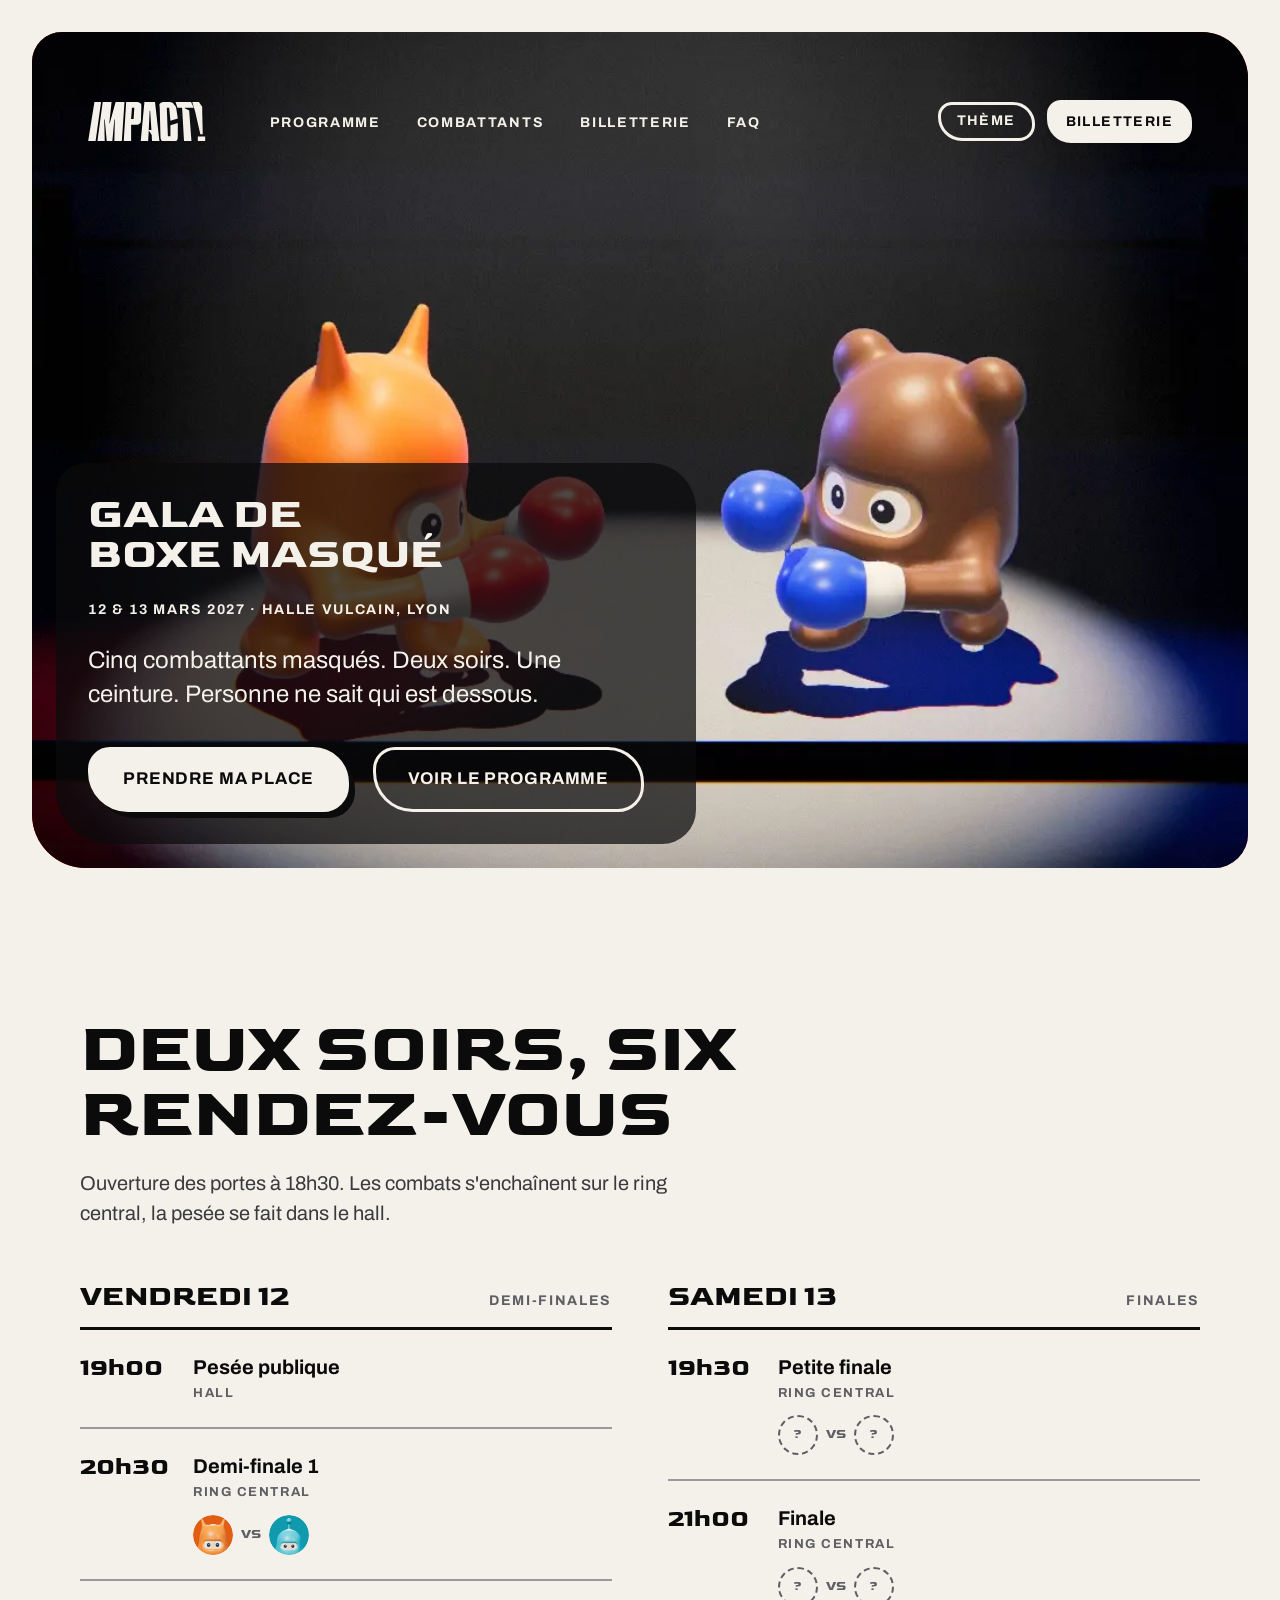
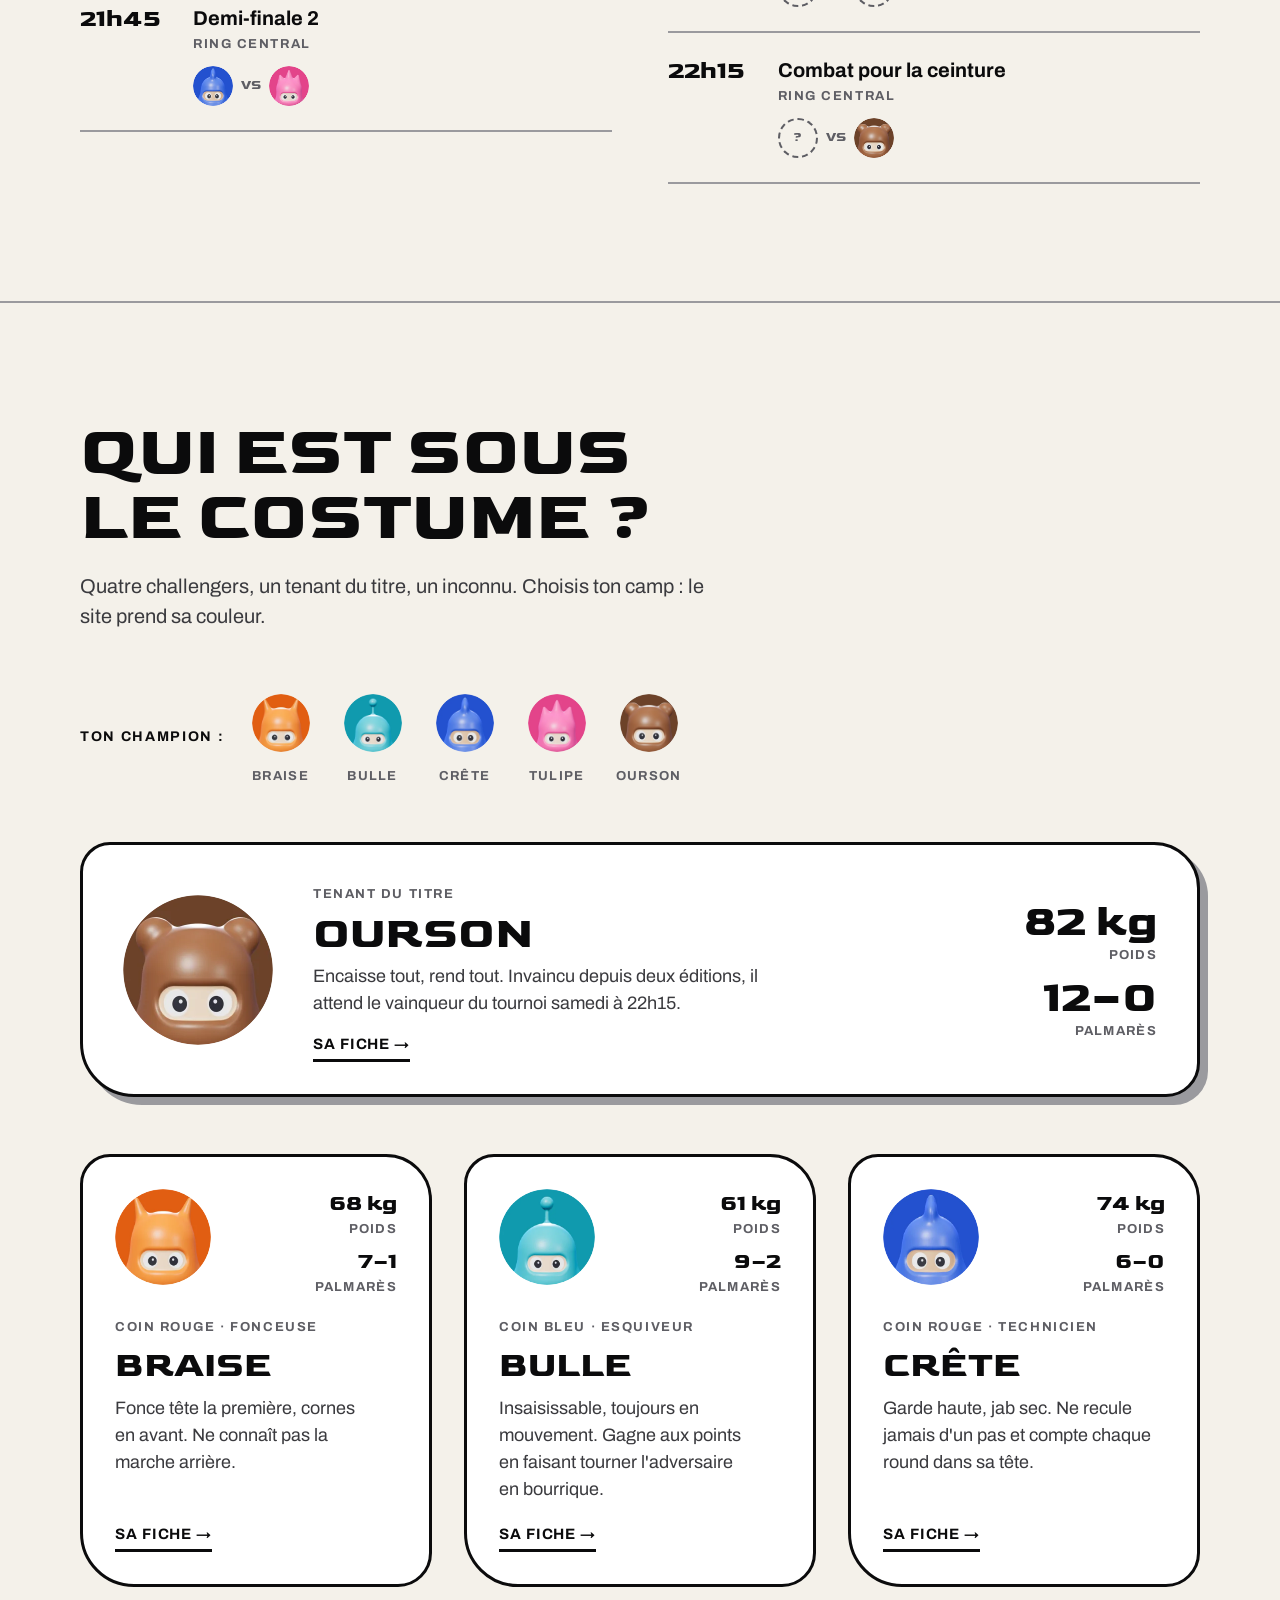
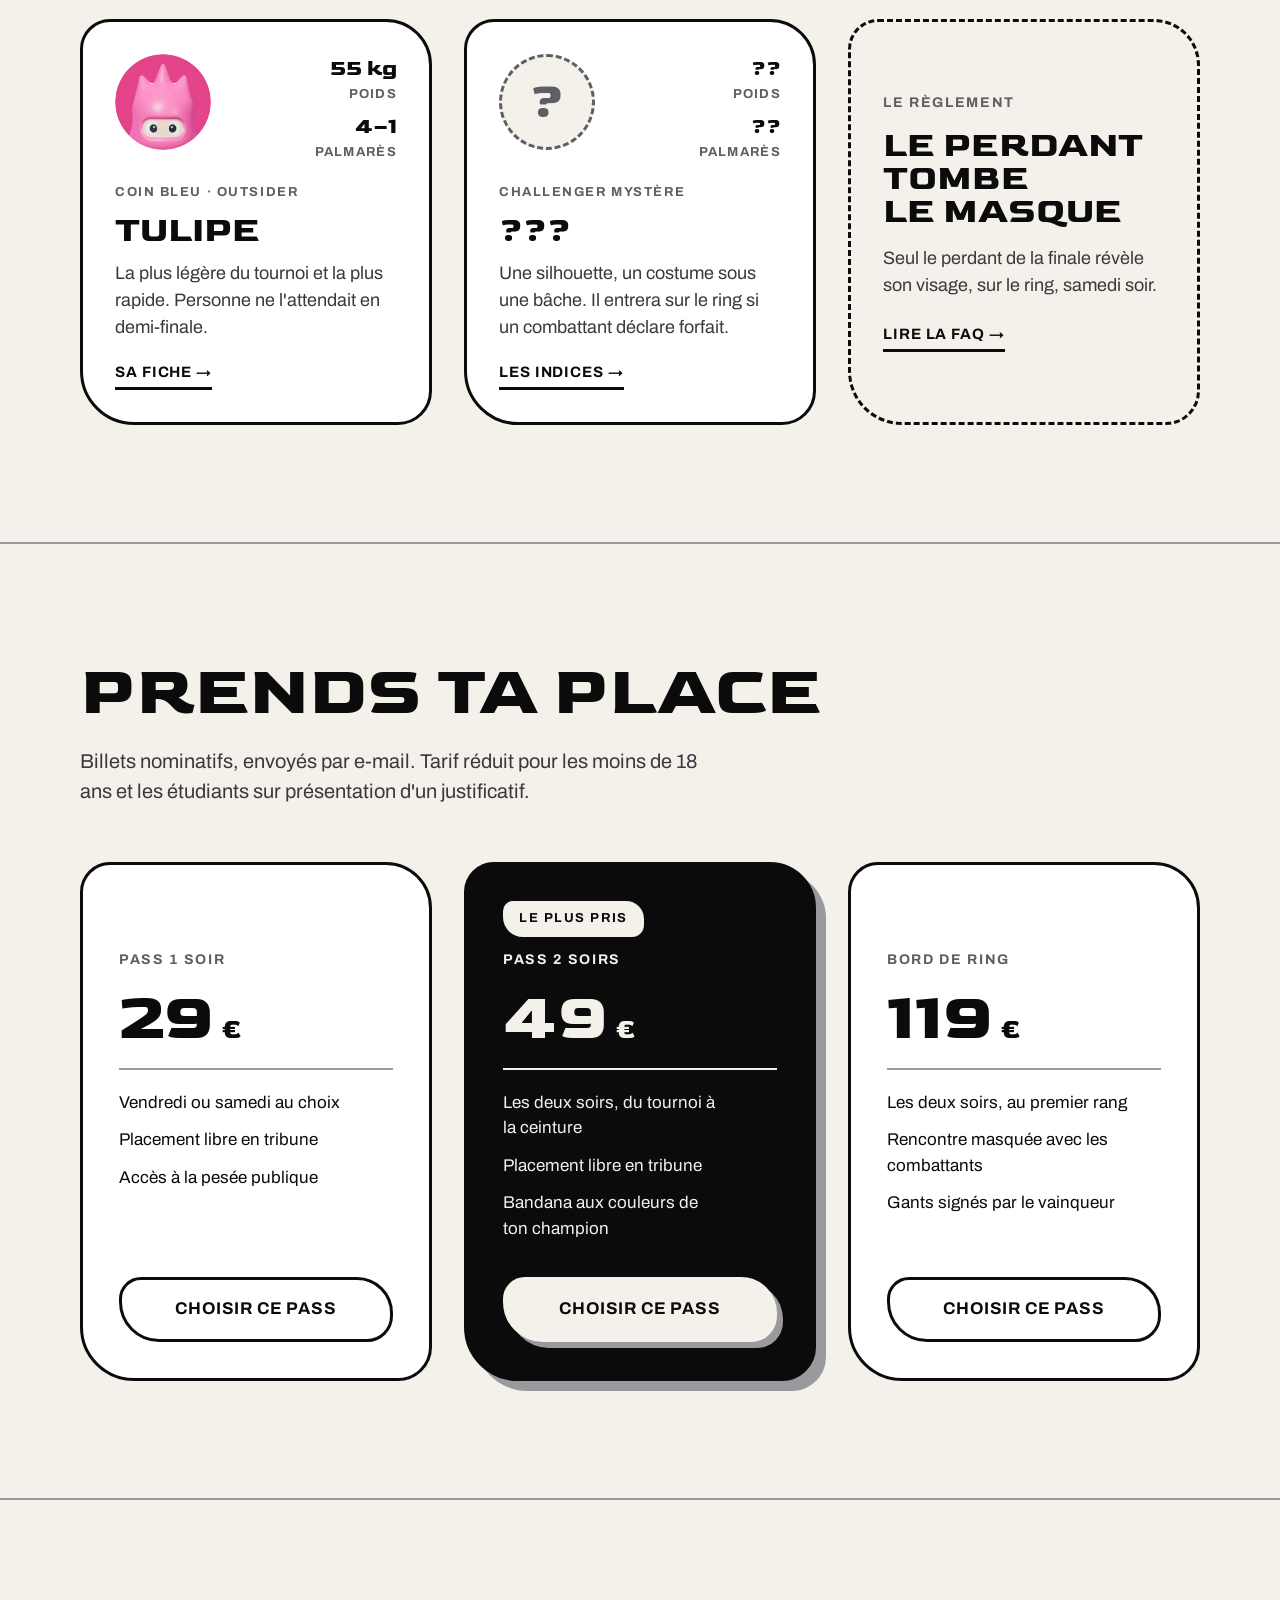
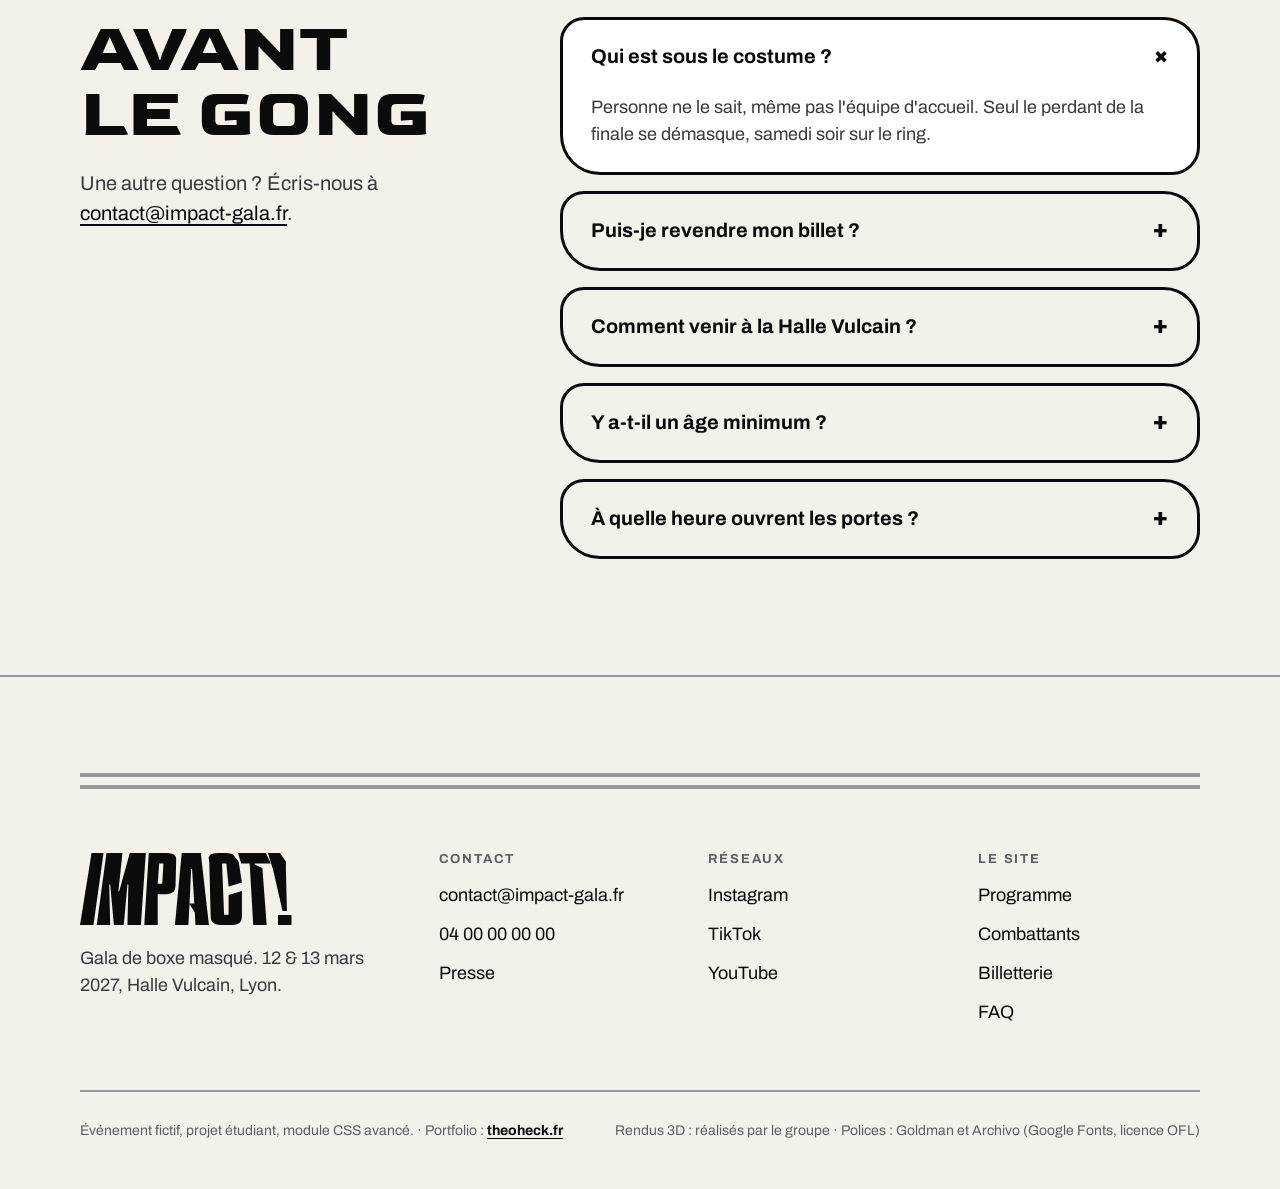
<file: index.html>
<!doctype html>
<html lang="fr">
<head>
  <meta charset="utf-8">
  <meta name="viewport" content="width=device-width, initial-scale=1">
  <title>Impact! — Gala de boxe masqué · 12 &amp; 13 mars 2027, Lyon</title>
  <meta name="description" content="Impact!, gala de boxe masqué : cinq combattants en costume, deux soirs, une ceinture. 12 et 13 mars 2027 à la Halle Vulcain, Lyon.">
  <link rel="preconnect" href="https://fonts.googleapis.com">
  <link rel="preconnect" href="https://fonts.gstatic.com" crossorigin>
  <link rel="stylesheet" href="https://fonts.googleapis.com/css2?family=Archivo:wght@400;700&family=Goldman:wght@400;700&display=swap">
  <link rel="stylesheet" href="css/main.css">
</head>
<body>
  <svg class="u-visually-hidden" aria-hidden="true" focusable="false">
    <symbol id="logo-impact" viewBox="0 0 117.641 40">
      <path d="M6.41144 0.00103068H13.0582L7.46209 39.999H2.01035e-06L6.41144 0.00103068Z"/>
      <path d="M14.6831 0.00103068H23.565L21.305 21.2352H21.7672L27.6236 0.00103068H36.5055L33.7859 39.999H26.3237L26.852 17.4119H26.3237L24.2766 39.999H18.7956L16.7484 17.4119H16.2202L16.7484 39.999H9.28635L14.6831 0.00103068Z"/>
      <path d="M38.1769 0.00103068H47.0588C48.9016 0.00103068 50.2742 0.157884 51.1762 0.471592C52.1564 0.824515 52.8232 1.41272 53.1761 2.23621C53.4896 2.98126 53.3273 4.15767 53.3273 5.76544L53.0296 17.1178C53.0296 18.7256 52.8535 19.902 52.5014 20.647C52.1053 21.4705 51.3568 22.0587 50.2562 22.4116C49.2436 22.7254 47.7028 22.8822 45.6335 22.8822H43.1242V39.999H35.6623L38.1769 0.00103068ZM43.9436 5.76544L43.1242 17.1178H45.6335L46.3208 5.76544H43.9436Z"/>
      <path d="M56.4397 0.00103068H67.0274L71.5519 39.999H64.0896L63.6935 32.8817L60.788 28.4702L60.1275 39.999H52.6655L56.4397 0.00103068ZM61.6774 8.82411L60.788 27.9996H63.4294L62.178 8.82411H61.6774Z"/>
      <path d="M77.6228 0.00103068H79.8579C81.7011 0.00103068 83.0737 0.157884 83.9754 0.471592C84.9559 0.824515 85.6224 1.41272 85.9753 2.23621C86.2891 2.98126 88.2099 4.15767 88.2099 5.76544L89.8527 16.4119L82.4566 18.6471L81.2035 5.76544H78.8262L79.9474 34.2346H82.4566V23.3528L89.8527 21.1176V34.2346C89.8527 35.8424 89.6766 37.0188 89.3242 37.7638C88.9281 38.5873 88.1799 39.1755 87.0791 39.5284C86.0665 39.8422 84.5257 39.999 82.4566 39.999H79.9474C77.8339 39.999 76.2711 39.8422 75.2588 39.5284C74.2021 39.1755 73.4756 38.5873 73.0795 37.7638C72.6833 37.0188 72.4851 35.8424 72.4851 34.2346L71.7575 5.76544C71.7575 4.15767 71.1525 2.98126 71.5054 2.23621C71.8584 1.41272 72.5054 0.824515 73.4465 0.471592C74.3485 0.157884 75.7405 0.00103068 77.6228 0.00103068Z"/>
      <path d="M87.6231 0.00103068H103.093L105.914 5.76544H96.8435V6.17718L101.223 8.47118L103.589 39.999H96.1271L94.1537 5.76544H89.4619L87.6231 0.00103068Z"/>
      <path d="M104.292 0.00103068H110.939L114.259 4.70667V9.41231L114.841 32.1758H112.398L107.19 9.41231L104.292 0.00103068ZM109.888 34.411H117.35V39.999H109.888V34.411Z"/>
    </symbol>
  </svg>

  <a class="skip-link" href="#contenu">Aller au contenu</a>

  <header class="site-header">
    <a href="index.html" class="site-header__logo"><svg class="logo" viewBox="0 0 117.641 40" aria-hidden="true" focusable="false"><use href="#logo-impact"/></svg><span class="u-visually-hidden">Impact!, accueil</span></a>

    <button class="btn btn--small btn--ghost site-header__menu" type="button" popovertarget="menu-principal">Menu</button>

    <nav class="nav" id="menu-principal" popover aria-label="Navigation principale">
      <ul class="nav__list" role="list">
        <li><a class="nav__link" href="#programme">Programme</a></li>
        <li><a class="nav__link" href="#combattants">Combattants</a></li>
        <li><a class="nav__link" href="#billetterie">Billetterie</a></li>
        <li><a class="nav__link" href="#faq">FAQ</a></li>
      </ul>
      <button class="btn btn--small btn--ghost nav__close" type="button" popovertarget="menu-principal" popovertargetaction="hide">Fermer</button>
    </nav>

    <div class="site-header__actions">
      <label class="theme-switch">
        <input class="theme-switch__input" type="checkbox" id="theme-toggle">
        <span class="theme-switch__label">Thème<span class="u-visually-hidden"> : inverser clair et sombre</span></span>
      </label>
      <a class="btn btn--small site-header__cta" href="#billetterie">Billetterie</a>
    </div>
  </header>

  <main id="contenu">

    <section class="hero" aria-labelledby="hero-titre">
      <h1 class="hero__title" id="hero-titre"><span class="u-visually-hidden">Impact!, </span>Gala de boxe masqué</h1>
      <p class="hero__date label">
        <time datetime="2027-03-12">12</time> &amp; <time datetime="2027-03-13">13 mars 2027</time> · Halle Vulcain, Lyon
      </p>
      <div class="hero__media">
        <video class="hero__video" src="img/braise-vs-ourson.mp4" poster="img/braise-vs-ourson-poster.webp" width="1280" height="720" autoplay muted loop playsinline aria-label="Boucle vidéo : Braise, costume orange à cornes, et Ourson, costume marron à oreilles rondes, échangent des coups sous le projecteur du ring."></video>
      </div>
      <p class="hero__lead">Cinq combattants masqués. Deux soirs. Une ceinture. Personne ne sait qui est dessous.</p>
      <div class="hero__actions">
        <a class="btn" href="#billetterie">Prendre ma place</a>
        <a class="btn btn--ghost" href="#programme">Voir le programme</a>
      </div>
    </section>

    <section class="section programme" id="programme" aria-labelledby="programme-titre">
      <div class="section__intro programme__intro">
        <h2 class="section__title" id="programme-titre">Deux soirs, six rendez-vous</h2>
        <p class="section__lead">Ouverture des portes à 18h30. Les combats s'enchaînent sur le ring central, la pesée se fait dans le hall.</p>
      </div>

      <div class="day programme__day1">
        <h3 class="day__title">Vendredi 12 <span class="day__phase">Demi-finales</span></h3>
        <ol class="day__slots" role="list">
          <li class="slot">
            <time class="slot__time" datetime="2027-03-12T19:00">19h00</time>
            <div class="slot__body">
              <p class="slot__title">Pesée publique</p>
              <p class="slot__place">Hall</p>
            </div>
          </li>
          <li class="slot">
            <time class="slot__time" datetime="2027-03-12T20:30">20h30</time>
            <div class="slot__body">
              <p class="slot__title">Demi-finale 1</p>
              <p class="slot__place">Ring central</p>
              <p class="versus">
                <img class="versus__fighter" src="img/braise.webp" width="40" height="40" alt="Braise">
                <span class="versus__vs">VS</span>
                <img class="versus__fighter" src="img/bulle.webp" width="40" height="40" alt="Bulle">
              </p>
            </div>
          </li>
          <li class="slot">
            <time class="slot__time" datetime="2027-03-12T21:45">21h45</time>
            <div class="slot__body">
              <p class="slot__title">Demi-finale 2</p>
              <p class="slot__place">Ring central</p>
              <p class="versus">
                <img class="versus__fighter" src="img/crete.webp" width="40" height="40" alt="Crête">
                <span class="versus__vs">VS</span>
                <img class="versus__fighter" src="img/tulipe.webp" width="40" height="40" alt="Tulipe">
              </p>
            </div>
          </li>
        </ol>
      </div>

      <div class="day programme__day2">
        <h3 class="day__title">Samedi 13 <span class="day__phase">Finales</span></h3>
        <ol class="day__slots" role="list">
          <li class="slot">
            <time class="slot__time" datetime="2027-03-13T19:30">19h30</time>
            <div class="slot__body">
              <p class="slot__title">Petite finale</p>
              <p class="slot__place">Ring central</p>
              <p class="versus">
                <span class="versus__fighter versus__fighter--unknown" role="img" aria-label="Perdant de la demi-finale 1">?</span>
                <span class="versus__vs">VS</span>
                <span class="versus__fighter versus__fighter--unknown" role="img" aria-label="Perdant de la demi-finale 2">?</span>
              </p>
            </div>
          </li>
          <li class="slot">
            <time class="slot__time" datetime="2027-03-13T21:00">21h00</time>
            <div class="slot__body">
              <p class="slot__title">Finale</p>
              <p class="slot__place">Ring central</p>
              <p class="versus">
                <span class="versus__fighter versus__fighter--unknown" role="img" aria-label="Vainqueur de la demi-finale 1">?</span>
                <span class="versus__vs">VS</span>
                <span class="versus__fighter versus__fighter--unknown" role="img" aria-label="Vainqueur de la demi-finale 2">?</span>
              </p>
            </div>
          </li>
          <li class="slot">
            <time class="slot__time" datetime="2027-03-13T22:15">22h15</time>
            <div class="slot__body">
              <p class="slot__title">Combat pour la ceinture</p>
              <p class="slot__place">Ring central</p>
              <p class="versus">
                <span class="versus__fighter versus__fighter--unknown" role="img" aria-label="Vainqueur du tournoi">?</span>
                <span class="versus__vs">VS</span>
                <img class="versus__fighter" src="img/ourson.webp" width="40" height="40" alt="Ourson">
              </p>
            </div>
          </li>
        </ol>
      </div>
    </section>

    <section class="section" id="combattants" aria-labelledby="combattants-titre">
      <div class="section__intro">
        <h2 class="section__title" id="combattants-titre">Qui est sous le costume ?</h2>
        <p class="section__lead">Quatre challengers, un tenant du titre, un inconnu. Choisis ton camp : le site prend sa couleur.</p>
      </div>

      <fieldset class="picker">
        <legend class="picker__legend label">Ton champion :</legend>
        <ul class="picker__list" role="list">
          <li>
            <input class="picker__input" type="radio" name="champion" id="champion-braise">
            <label class="picker__option" for="champion-braise"><img class="picker__avatar" src="img/braise.webp" width="60" height="60" alt="">Braise</label>
          </li>
          <li>
            <input class="picker__input" type="radio" name="champion" id="champion-bulle">
            <label class="picker__option" for="champion-bulle"><img class="picker__avatar" src="img/bulle.webp" width="60" height="60" alt="">Bulle</label>
          </li>
          <li>
            <input class="picker__input" type="radio" name="champion" id="champion-crete">
            <label class="picker__option" for="champion-crete"><img class="picker__avatar" src="img/crete.webp" width="60" height="60" alt="">Crête</label>
          </li>
          <li>
            <input class="picker__input" type="radio" name="champion" id="champion-tulipe">
            <label class="picker__option" for="champion-tulipe"><img class="picker__avatar" src="img/tulipe.webp" width="60" height="60" alt="">Tulipe</label>
          </li>
          <li>
            <input class="picker__input" type="radio" name="champion" id="champion-ourson">
            <label class="picker__option" for="champion-ourson"><img class="picker__avatar" src="img/ourson.webp" width="60" height="60" alt="">Ourson</label>
          </li>
        </ul>
      </fieldset>

      <div class="spotlight">
        <article class="fighter">
          <img class="fighter__avatar fighter__avatar--ourson" src="img/ourson.webp" width="150" height="150" alt="Ourson, costume marron à oreilles rondes">
          <dl class="fighter__stats">
            <div class="fighter__stat"><dt>Poids</dt><dd>82 kg</dd></div>
            <div class="fighter__stat"><dt>Palmarès</dt><dd>12–0</dd></div>
          </dl>
          <p class="fighter__role">Tenant du titre</p>
          <h3 class="fighter__name">Ourson</h3>
          <p class="fighter__bio">Encaisse tout, rend tout. Invaincu depuis deux éditions, il attend le vainqueur du tournoi samedi à 22h15.</p>
          <a class="link-arrow fighter__link" href="ourson.html">Sa fiche →</a>
        </article>
      </div>

      <ul class="fighters" role="list">
        <li class="fighters__item">
          <article class="fighter">
            <img class="fighter__avatar fighter__avatar--braise" src="img/braise.webp" width="128" height="128" alt="Braise, costume orange à deux cornes">
            <dl class="fighter__stats">
              <div class="fighter__stat"><dt>Poids</dt><dd>68 kg</dd></div>
              <div class="fighter__stat"><dt>Palmarès</dt><dd>7–1</dd></div>
            </dl>
            <p class="fighter__role">Coin rouge · Fonceuse</p>
            <h3 class="fighter__name">Braise</h3>
            <p class="fighter__bio">Fonce tête la première, cornes en avant. Ne connaît pas la marche arrière.</p>
            <a class="link-arrow fighter__link" href="braise.html">Sa fiche →</a>
          </article>
        </li>
        <li class="fighters__item">
          <article class="fighter">
            <img class="fighter__avatar fighter__avatar--bulle" src="img/bulle.webp" width="128" height="128" alt="Bulle, costume bleu ciel à antenne">
            <dl class="fighter__stats">
              <div class="fighter__stat"><dt>Poids</dt><dd>61 kg</dd></div>
              <div class="fighter__stat"><dt>Palmarès</dt><dd>9–2</dd></div>
            </dl>
            <p class="fighter__role">Coin bleu · Esquiveur</p>
            <h3 class="fighter__name">Bulle</h3>
            <p class="fighter__bio">Insaisissable, toujours en mouvement. Gagne aux points en faisant tourner l'adversaire en bourrique.</p>
            <a class="link-arrow fighter__link" href="bulle.html">Sa fiche →</a>
          </article>
        </li>
        <li class="fighters__item">
          <article class="fighter">
            <img class="fighter__avatar fighter__avatar--crete" src="img/crete.webp" width="128" height="128" alt="Crête, costume bleu à aileron">
            <dl class="fighter__stats">
              <div class="fighter__stat"><dt>Poids</dt><dd>74 kg</dd></div>
              <div class="fighter__stat"><dt>Palmarès</dt><dd>6–0</dd></div>
            </dl>
            <p class="fighter__role">Coin rouge · Technicien</p>
            <h3 class="fighter__name">Crête</h3>
            <p class="fighter__bio">Garde haute, jab sec. Ne recule jamais d'un pas et compte chaque round dans sa tête.</p>
            <a class="link-arrow fighter__link" href="crete.html">Sa fiche →</a>
          </article>
        </li>
        <li class="fighters__item">
          <article class="fighter">
            <img class="fighter__avatar fighter__avatar--tulipe" src="img/tulipe.webp" width="128" height="128" alt="Tulipe, costume rose à couronne">
            <dl class="fighter__stats">
              <div class="fighter__stat"><dt>Poids</dt><dd>55 kg</dd></div>
              <div class="fighter__stat"><dt>Palmarès</dt><dd>4–1</dd></div>
            </dl>
            <p class="fighter__role">Coin bleu · Outsider</p>
            <h3 class="fighter__name">Tulipe</h3>
            <p class="fighter__bio">La plus légère du tournoi et la plus rapide. Personne ne l'attendait en demi-finale.</p>
            <a class="link-arrow fighter__link" href="tulipe.html">Sa fiche →</a>
          </article>
        </li>
        <li class="fighters__item">
          <article class="fighter fighter--mystery">
            <span class="fighter__avatar fighter__avatar--unknown" role="img" aria-label="Silhouette inconnue">?</span>
            <dl class="fighter__stats">
              <div class="fighter__stat"><dt>Poids</dt><dd>??</dd></div>
              <div class="fighter__stat"><dt>Palmarès</dt><dd>??</dd></div>
            </dl>
            <p class="fighter__role">Challenger mystère</p>
            <h3 class="fighter__name">???</h3>
            <p class="fighter__bio">Une silhouette, un costume sous une bâche. Il entrera sur le ring si un combattant déclare forfait.</p>
            <a class="link-arrow fighter__link" href="mystere.html">Les indices →</a>
          </article>
        </li>
        <li class="fighters__item">
          <article class="rules">
            <p class="rules__kicker label">Le règlement</p>
            <h3 class="rules__title">Le perdant tombe le masque</h3>
            <p class="rules__text">Seul le perdant de la finale révèle son visage, sur le ring, samedi soir.</p>
            <a class="link-arrow" href="#faq">Lire la FAQ →</a>
          </article>
        </li>
      </ul>
    </section>

    <section class="section" id="billetterie" aria-labelledby="billetterie-titre">
      <div class="section__intro">
        <h2 class="section__title" id="billetterie-titre">Prends ta place</h2>
        <p class="section__lead">Billets nominatifs, envoyés par e-mail. Tarif réduit pour les moins de 18 ans et les étudiants sur présentation d'un justificatif.</p>
      </div>

      <ul class="offers" role="list">
        <li class="offers__item">
          <article class="offer" aria-labelledby="offre-1">
            <h3 class="offer__name" id="offre-1">Pass 1 soir</h3>
            <p class="offer__price">29<span class="offer__currency"> €</span></p>
            <ul class="offer__perks" role="list">
              <li>Vendredi ou samedi au choix</li>
              <li>Placement libre en tribune</li>
              <li>Accès à la pesée publique</li>
            </ul>
            <a class="btn btn--ghost btn--block offer__cta" href="#billetterie" aria-describedby="offre-1">Choisir ce pass</a>
          </article>
        </li>
        <li class="offers__item">
          <article class="offer" aria-labelledby="offre-2">
            <p class="offer__badge">Le plus pris</p>
            <h3 class="offer__name" id="offre-2">Pass 2 soirs</h3>
            <p class="offer__price">49<span class="offer__currency"> €</span></p>
            <ul class="offer__perks" role="list">
              <li>Les deux soirs, du tournoi à la ceinture</li>
              <li>Placement libre en tribune</li>
              <li>Bandana aux couleurs de ton champion</li>
            </ul>
            <a class="btn btn--block offer__cta" href="#billetterie" aria-describedby="offre-2">Choisir ce pass</a>
          </article>
        </li>
        <li class="offers__item">
          <article class="offer" aria-labelledby="offre-3">
            <h3 class="offer__name" id="offre-3">Bord de ring</h3>
            <p class="offer__price">119<span class="offer__currency"> €</span></p>
            <ul class="offer__perks" role="list">
              <li>Les deux soirs, au premier rang</li>
              <li>Rencontre masquée avec les combattants</li>
              <li>Gants signés par le vainqueur</li>
            </ul>
            <a class="btn btn--ghost btn--block offer__cta" href="#billetterie" aria-describedby="offre-3">Choisir ce pass</a>
          </article>
        </li>
      </ul>
    </section>

    <section class="section faq" id="faq" aria-labelledby="faq-titre">
      <div class="section__intro faq__intro">
        <h2 class="section__title" id="faq-titre">Avant le gong</h2>
        <p class="section__lead">Une autre question ? Écris-nous à <a href="mailto:contact@impact-gala.fr">contact@impact-gala.fr</a>.</p>
      </div>

      <div class="faq__list">
        <details class="faq-item" name="faq" open>
          <summary class="faq-item__question">Qui est sous le costume ?</summary>
          <p class="faq-item__answer">Personne ne le sait, même pas l'équipe d'accueil. Seul le perdant de la finale se démasque, samedi soir sur le ring.</p>
        </details>
        <details class="faq-item" name="faq">
          <summary class="faq-item__question">Puis-je revendre mon billet ?</summary>
          <p class="faq-item__answer">Oui, sur la bourse officielle du site jusqu'au 10 mars à minuit. Les billets étant nominatifs, le nouveau nom est inscrit gratuitement.</p>
        </details>
        <details class="faq-item" name="faq">
          <summary class="faq-item__question">Comment venir à la Halle Vulcain ?</summary>
          <p class="faq-item__answer">En tram, arrêt Vulcain, puis trois minutes à pied. Un parking vélo gardé est installé devant l'entrée ; il n'y a pas de parking voiture sur place.</p>
        </details>
        <details class="faq-item" name="faq">
          <summary class="faq-item__question">Y a-t-il un âge minimum ?</summary>
          <p class="faq-item__answer">Le gala est ouvert dès 12 ans. Les moins de 16 ans viennent accompagnés d'un adulte muni de son propre billet.</p>
        </details>
        <details class="faq-item" name="faq">
          <summary class="faq-item__question">À quelle heure ouvrent les portes ?</summary>
          <p class="faq-item__answer">À 18h30 les deux soirs. Vendredi, la pesée publique commence à 19h00 dans le hall, avant la première demi-finale.</p>
        </details>
      </div>
    </section>

  </main>

  <footer class="site-footer">
    <div class="site-footer__ropes" aria-hidden="true"></div>
    <div class="site-footer__grid">
      <div class="site-footer__brand">
        <svg class="logo logo--footer" viewBox="0 0 117.641 40" aria-hidden="true" focusable="false"><use href="#logo-impact"/></svg>
        <p>Gala de boxe masqué. 12 &amp; 13 mars 2027, Halle Vulcain, Lyon.</p>
      </div>
      <div class="site-footer__col">
        <h2 class="site-footer__heading" id="footer-contact">Contact</h2>
        <ul class="site-footer__links" role="list">
          <li><a href="mailto:contact@impact-gala.fr">contact@impact-gala.fr</a></li>
          <li><a href="tel:+33400000000">04 00 00 00 00</a></li>
          <li><a href="mailto:presse@impact-gala.fr">Presse</a></li>
        </ul>
      </div>
      <div class="site-footer__col">
        <h2 class="site-footer__heading" id="footer-reseaux">Réseaux</h2>
        <ul class="site-footer__links" role="list">
          <li><a href="https://www.instagram.com/">Instagram <span class="u-visually-hidden">(compte fictif)</span></a></li>
          <li><a href="https://www.tiktok.com/">TikTok <span class="u-visually-hidden">(compte fictif)</span></a></li>
          <li><a href="https://www.youtube.com/">YouTube <span class="u-visually-hidden">(compte fictif)</span></a></li>
        </ul>
      </div>
      <nav class="site-footer__col" aria-labelledby="footer-site">
        <h2 class="site-footer__heading" id="footer-site">Le site</h2>
        <ul class="site-footer__links" role="list">
          <li><a href="#programme">Programme</a></li>
          <li><a href="#combattants">Combattants</a></li>
          <li><a href="#billetterie">Billetterie</a></li>
          <li><a href="#faq">FAQ</a></li>
        </ul>
      </nav>
    </div>
    <div class="site-footer__legal">
      <p>Événement fictif, projet étudiant, module CSS avancé. · Portfolio : <a href="https://theoheck.fr">theoheck.fr</a></p>
      <p>Rendus 3D : réalisés par le groupe · Polices : Goldman et Archivo (Google Fonts, licence OFL)</p>
    </div>
  </footer>

  <script src="js/main.js" defer></script>
</body>
</html>
</file>
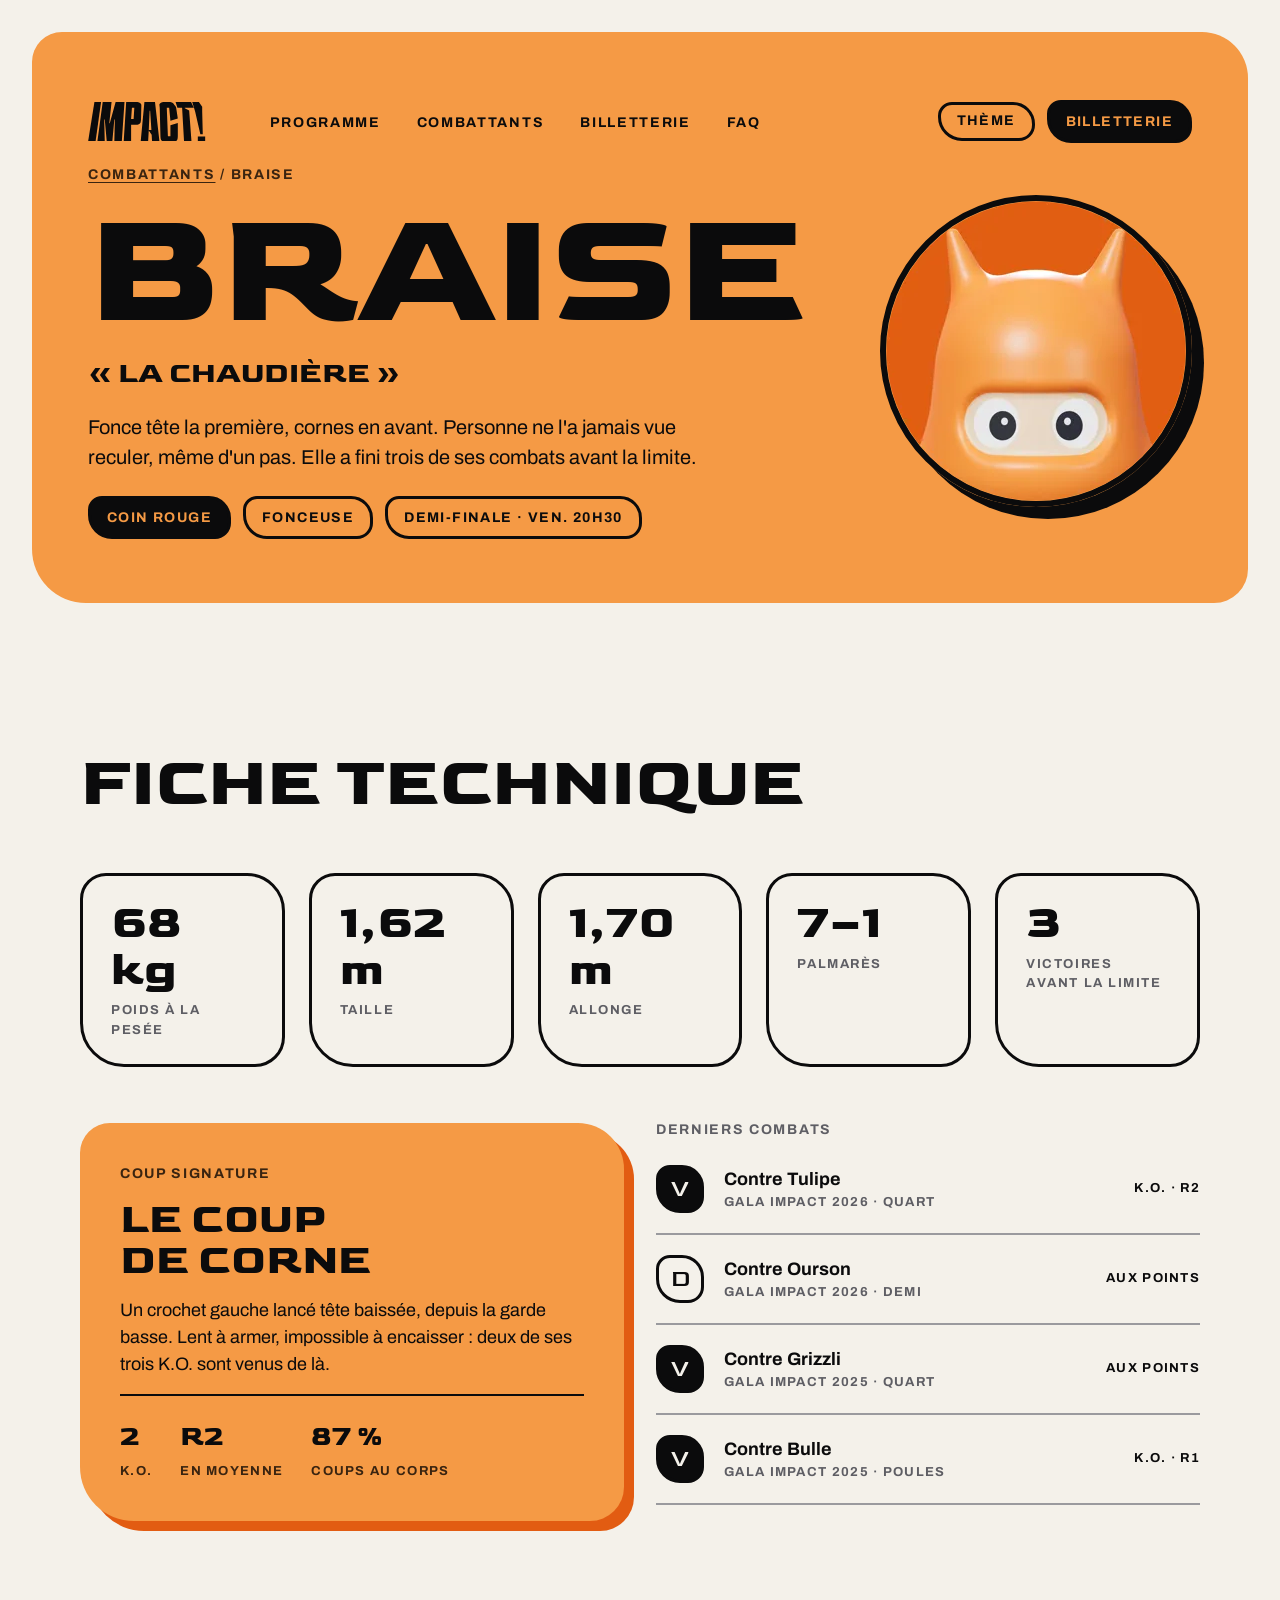
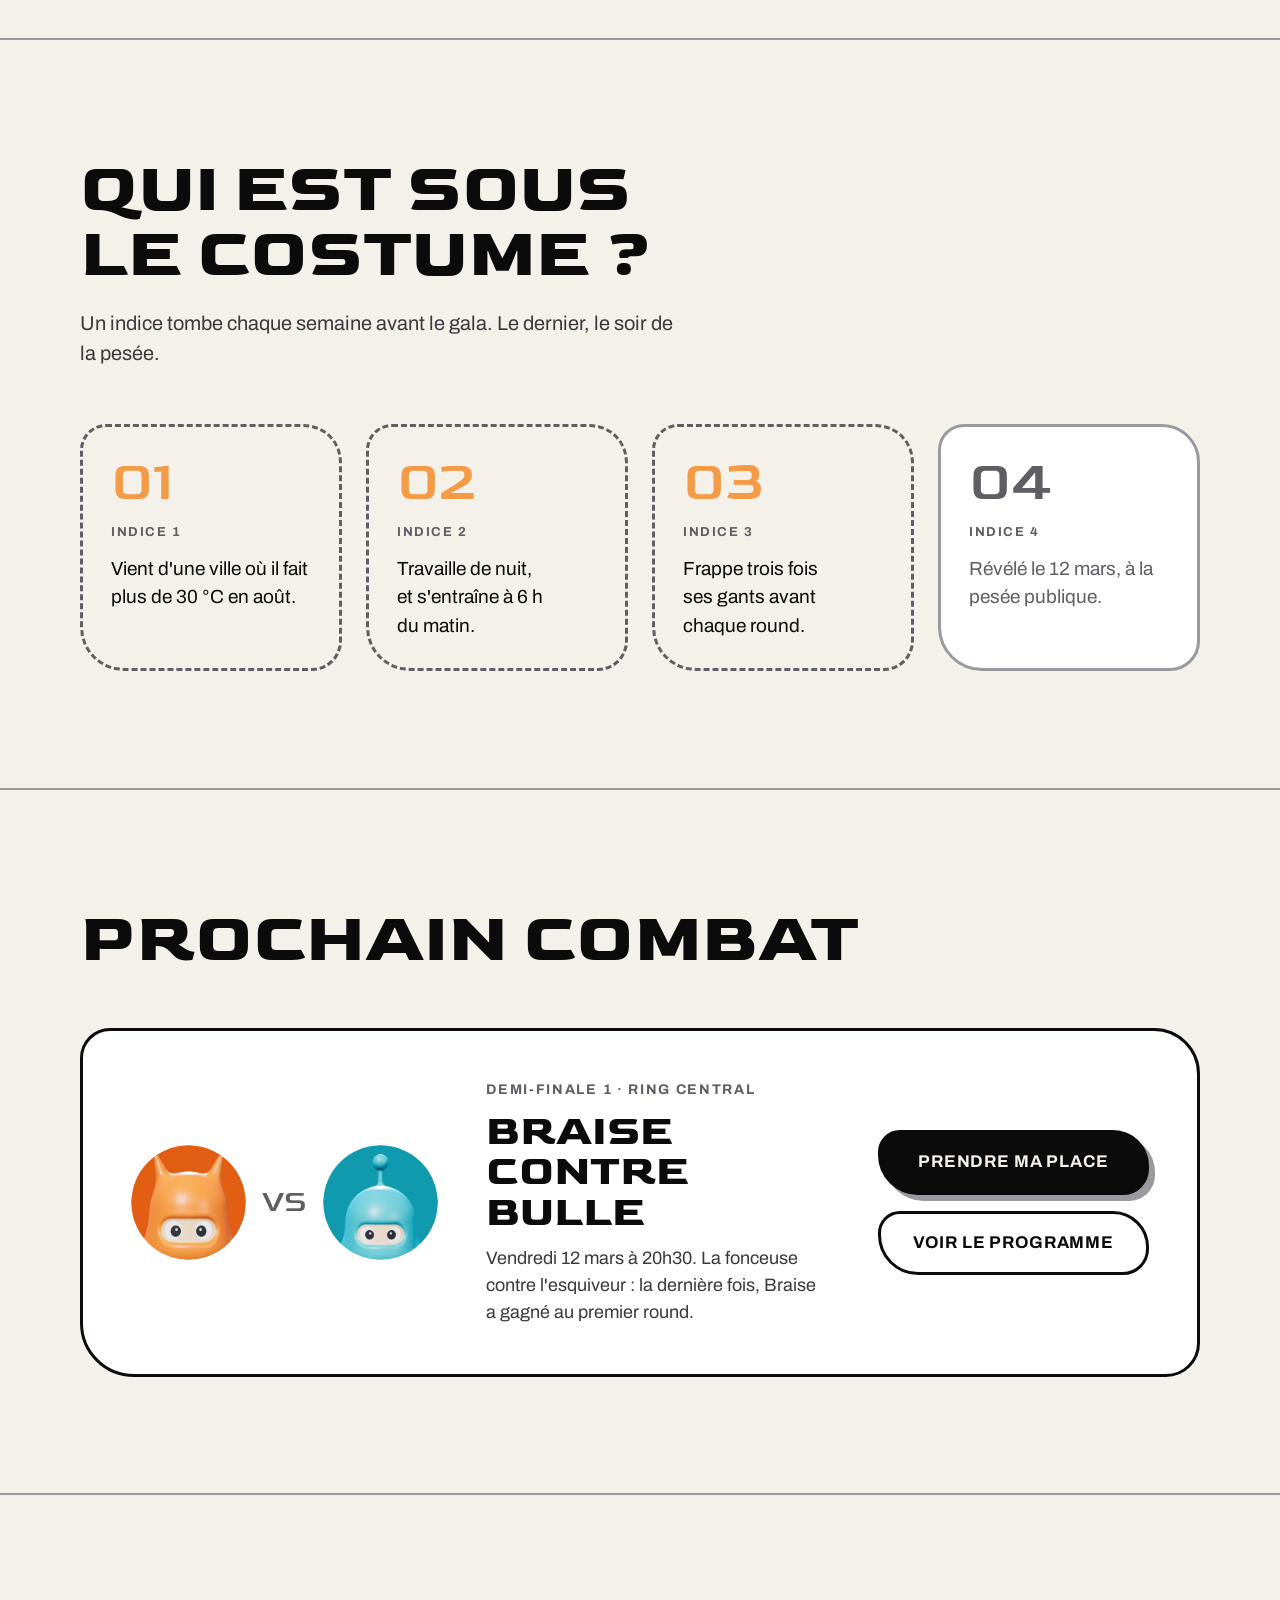
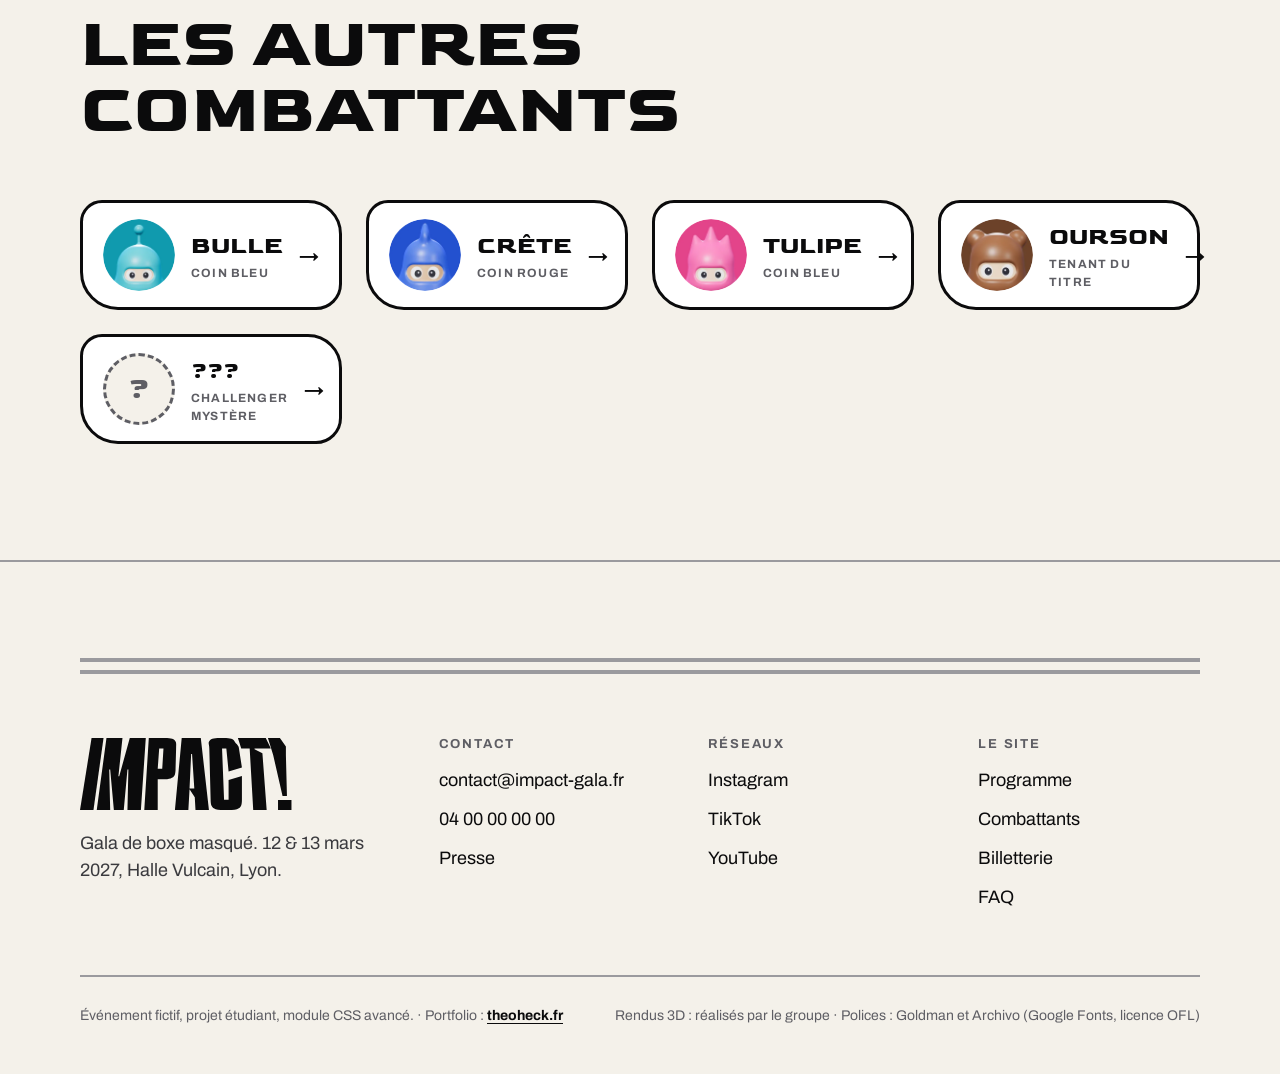
<file: braise.html>
<!doctype html>
<html lang="fr">
<head>
  <meta charset="utf-8">
  <meta name="viewport" content="width=device-width, initial-scale=1">
  <title>Braise, « La Chaudière » — Impact! gala de boxe masqué</title>
  <meta name="description" content="Fiche de Braise, combattante masquée du gala Impact! : fiche technique, coup signature, derniers combats et indices sur son identité.">
  <link rel="preconnect" href="https://fonts.googleapis.com">
  <link rel="preconnect" href="https://fonts.gstatic.com" crossorigin>
  <link rel="stylesheet" href="https://fonts.googleapis.com/css2?family=Archivo:wght@400;700&family=Goldman:wght@400;700&display=swap">
  <link rel="stylesheet" href="css/main.css">
</head>
<body>
  <svg class="u-visually-hidden" aria-hidden="true" focusable="false">
    <symbol id="logo-impact" viewBox="0 0 117.641 40">
      <path d="M6.41144 0.00103068H13.0582L7.46209 39.999H2.01035e-06L6.41144 0.00103068Z"/>
      <path d="M14.6831 0.00103068H23.565L21.305 21.2352H21.7672L27.6236 0.00103068H36.5055L33.7859 39.999H26.3237L26.852 17.4119H26.3237L24.2766 39.999H18.7956L16.7484 17.4119H16.2202L16.7484 39.999H9.28635L14.6831 0.00103068Z"/>
      <path d="M38.1769 0.00103068H47.0588C48.9016 0.00103068 50.2742 0.157884 51.1762 0.471592C52.1564 0.824515 52.8232 1.41272 53.1761 2.23621C53.4896 2.98126 53.3273 4.15767 53.3273 5.76544L53.0296 17.1178C53.0296 18.7256 52.8535 19.902 52.5014 20.647C52.1053 21.4705 51.3568 22.0587 50.2562 22.4116C49.2436 22.7254 47.7028 22.8822 45.6335 22.8822H43.1242V39.999H35.6623L38.1769 0.00103068ZM43.9436 5.76544L43.1242 17.1178H45.6335L46.3208 5.76544H43.9436Z"/>
      <path d="M56.4397 0.00103068H67.0274L71.5519 39.999H64.0896L63.6935 32.8817L60.788 28.4702L60.1275 39.999H52.6655L56.4397 0.00103068ZM61.6774 8.82411L60.788 27.9996H63.4294L62.178 8.82411H61.6774Z"/>
      <path d="M77.6228 0.00103068H79.8579C81.7011 0.00103068 83.0737 0.157884 83.9754 0.471592C84.9559 0.824515 85.6224 1.41272 85.9753 2.23621C86.2891 2.98126 88.2099 4.15767 88.2099 5.76544L89.8527 16.4119L82.4566 18.6471L81.2035 5.76544H78.8262L79.9474 34.2346H82.4566V23.3528L89.8527 21.1176V34.2346C89.8527 35.8424 89.6766 37.0188 89.3242 37.7638C88.9281 38.5873 88.1799 39.1755 87.0791 39.5284C86.0665 39.8422 84.5257 39.999 82.4566 39.999H79.9474C77.8339 39.999 76.2711 39.8422 75.2588 39.5284C74.2021 39.1755 73.4756 38.5873 73.0795 37.7638C72.6833 37.0188 72.4851 35.8424 72.4851 34.2346L71.7575 5.76544C71.7575 4.15767 71.1525 2.98126 71.5054 2.23621C71.8584 1.41272 72.5054 0.824515 73.4465 0.471592C74.3485 0.157884 75.7405 0.00103068 77.6228 0.00103068Z"/>
      <path d="M87.6231 0.00103068H103.093L105.914 5.76544H96.8435V6.17718L101.223 8.47118L103.589 39.999H96.1271L94.1537 5.76544H89.4619L87.6231 0.00103068Z"/>
      <path d="M104.292 0.00103068H110.939L114.259 4.70667V9.41231L114.841 32.1758H112.398L107.19 9.41231L104.292 0.00103068ZM109.888 34.411H117.35V39.999H109.888V34.411Z"/>
    </symbol>
  </svg>

  <a class="skip-link" href="#contenu">Aller au contenu</a>

  <header class="site-header site-header--overlay">
    <a href="index.html" class="site-header__logo"><svg class="logo" viewBox="0 0 117.641 40" aria-hidden="true" focusable="false"><use href="#logo-impact"/></svg><span class="u-visually-hidden">Impact!, accueil</span></a>

    <button class="btn btn--small btn--ghost site-header__menu" type="button" popovertarget="menu-principal">Menu</button>

    <nav class="nav" id="menu-principal" popover aria-label="Navigation principale">
      <ul class="nav__list" role="list">
        <li><a class="nav__link" href="index.html#programme">Programme</a></li>
        <li><a class="nav__link" href="index.html#combattants">Combattants</a></li>
        <li><a class="nav__link" href="index.html#billetterie">Billetterie</a></li>
        <li><a class="nav__link" href="index.html#faq">FAQ</a></li>
      </ul>
      <button class="btn btn--small btn--ghost nav__close" type="button" popovertarget="menu-principal" popovertargetaction="hide">Fermer</button>
    </nav>

    <div class="site-header__actions">
      <label class="theme-switch">
        <input class="theme-switch__input" type="checkbox" id="theme-toggle">
        <span class="theme-switch__label">Thème<span class="u-visually-hidden"> : inverser clair et sombre</span></span>
      </label>
      <a class="btn btn--small site-header__cta" href="index.html#billetterie">Billetterie</a>
    </div>
  </header>

  <main id="contenu">

    <section class="profile profile--braise" aria-labelledby="profil-titre">
      <p class="profile__crumb label"><a href="index.html#combattants">Combattants</a> / Braise</p>
      <div class="profile__heading">
        <h1 class="profile__name" id="profil-titre">Braise</h1>
        <p class="profile__nick">« La Chaudière »</p>
      </div>
      <img class="profile__media profile__media--braise" src="img/braise.webp" width="400" height="400" alt="Braise, costume orange à deux cornes, gros yeux ronds dans l&#x27;ouverture du masque">
      <div class="profile__body">
        <p>Fonce tête la première, cornes en avant. Personne ne l&#x27;a jamais vue reculer, même d&#x27;un pas. Elle a fini trois de ses combats avant la limite.</p>
        <ul class="tags" role="list">
          <li class="tag tag--filled">Coin rouge</li>
          <li class="tag">Fonceuse</li>
          <li class="tag">Demi-finale · ven. 20h30</li>
        </ul>
      </div>
    </section>

    <section class="section" aria-labelledby="fiche-titre">
      <h2 class="section__title" id="fiche-titre">Fiche technique</h2>

      <dl class="stats">
        <div class="stat"><dt>Poids à la pesée</dt><dd>68 kg</dd></div>
        <div class="stat"><dt>Taille</dt><dd>1,62 m</dd></div>
        <div class="stat"><dt>Allonge</dt><dd>1,70 m</dd></div>
        <div class="stat"><dt>Palmarès</dt><dd>7–1</dd></div>
        <div class="stat"><dt>Victoires avant la limite</dt><dd>3</dd></div>
      </dl>

      <div class="duo">
        <article class="signature" aria-labelledby="signature-titre">
          <p class="signature__kicker label">Coup signature</p>
          <h3 class="signature__title" id="signature-titre">Le coup de corne</h3>
          <p>Un crochet gauche lancé tête baissée, depuis la garde basse. Lent à armer, impossible à encaisser : deux de ses trois K.O. sont venus de là.</p>
          <dl class="signature__figures">
            <div><dt>K.O.</dt><dd>2</dd></div>
            <div><dt>en moyenne</dt><dd>R2</dd></div>
            <div><dt>coups au corps</dt><dd>87 %</dd></div>
          </dl>
        </article>

        <div class="history">
          <h3 class="history__title label">Derniers combats</h3>
          <ol class="bouts" role="list">
            <li class="bout">
              <span class="bout__result bout__result--win" role="img" aria-label="Victoire">V</span>
              <div>
                <p class="bout__opponent">Contre Tulipe</p>
                <p class="bout__event">Gala Impact 2026 · quart</p>
              </div>
              <p class="bout__outcome">K.O. · R2</p>
            </li>
            <li class="bout">
              <span class="bout__result" role="img" aria-label="Défaite">D</span>
              <div>
                <p class="bout__opponent">Contre Ourson</p>
                <p class="bout__event">Gala Impact 2026 · demi</p>
              </div>
              <p class="bout__outcome">Aux points</p>
            </li>
            <li class="bout">
              <span class="bout__result bout__result--win" role="img" aria-label="Victoire">V</span>
              <div>
                <p class="bout__opponent">Contre Grizzli</p>
                <p class="bout__event">Gala Impact 2025 · quart</p>
              </div>
              <p class="bout__outcome">Aux points</p>
            </li>
            <li class="bout">
              <span class="bout__result bout__result--win" role="img" aria-label="Victoire">V</span>
              <div>
                <p class="bout__opponent">Contre Bulle</p>
                <p class="bout__event">Gala Impact 2025 · poules</p>
              </div>
              <p class="bout__outcome">K.O. · R1</p>
            </li>
          </ol>
        </div>
      </div>
    </section>

    <section class="section" id="indices" aria-labelledby="indices-titre">
      <div class="section__intro">
        <h2 class="section__title" id="indices-titre">Qui est sous le costume ?</h2>
        <p class="section__lead">Un indice tombe chaque semaine avant le gala. Le dernier, le soir de la pesée.</p>
      </div>
      <ol class="clues" role="list">
        <li class="clue">
          <span class="clue__number" aria-hidden="true">01</span>
          <span class="clue__label">Indice 1</span>
          <p>Vient d&#x27;une ville où il fait plus de 30 °C en août.</p>
        </li>
        <li class="clue">
          <span class="clue__number" aria-hidden="true">02</span>
          <span class="clue__label">Indice 2</span>
          <p>Travaille de nuit, et s&#x27;entraîne à 6 h du matin.</p>
        </li>
        <li class="clue">
          <span class="clue__number" aria-hidden="true">03</span>
          <span class="clue__label">Indice 3</span>
          <p>Frappe trois fois ses gants avant chaque round.</p>
        </li>
        <li class="clue clue--locked">
          <span class="clue__number" aria-hidden="true">04</span>
          <span class="clue__label">Indice 4</span>
          <p>Révélé le 12 mars, à la pesée publique.</p>
        </li>
      </ol>
    </section>

    <section class="section" aria-labelledby="prochain-titre">
      <h2 class="section__title" id="prochain-titre">Prochain combat</h2>
      <article class="next-fight" aria-labelledby="duel-titre">
        <p class="next-fight__duel">
          <img class="next-fight__fighter" src="img/braise.webp" width="120" height="120" alt="Braise">
          <span class="next-fight__vs">VS</span>
          <img class="next-fight__fighter" src="img/bulle.webp" width="120" height="120" alt="Bulle">
        </p>
        <div class="next-fight__infos">
          <p class="next-fight__kicker label">Demi-finale 1 · Ring central</p>
          <h3 class="next-fight__title" id="duel-titre">Braise contre Bulle</h3>
          <p><time datetime="2027-03-12T20:30">Vendredi 12 mars à 20h30</time>. La fonceuse contre l&#x27;esquiveur : la dernière fois, Braise a gagné au premier round.</p>
        </div>
        <div class="next-fight__actions">
          <a class="btn" href="index.html#billetterie">Prendre ma place</a>
          <a class="btn btn--ghost" href="index.html#programme">Voir le programme</a>
        </div>
      </article>
    </section>

    <section class="section" aria-labelledby="autres-titre">
      <h2 class="section__title" id="autres-titre">Les autres combattants</h2>
      <ul class="others" role="list">
        <li class="others__item">
          <a class="mini" href="bulle.html">
            <img class="mini__avatar" src="img/bulle.webp" width="72" height="72" alt="">
            <span><span class="mini__name">Bulle</span><span class="mini__role">Coin bleu</span></span>
          </a>
        </li>
        <li class="others__item">
          <a class="mini" href="crete.html">
            <img class="mini__avatar" src="img/crete.webp" width="72" height="72" alt="">
            <span><span class="mini__name">Crête</span><span class="mini__role">Coin rouge</span></span>
          </a>
        </li>
        <li class="others__item">
          <a class="mini" href="tulipe.html">
            <img class="mini__avatar" src="img/tulipe.webp" width="72" height="72" alt="">
            <span><span class="mini__name">Tulipe</span><span class="mini__role">Coin bleu</span></span>
          </a>
        </li>
        <li class="others__item">
          <a class="mini" href="ourson.html">
            <img class="mini__avatar" src="img/ourson.webp" width="72" height="72" alt="">
            <span><span class="mini__name">Ourson</span><span class="mini__role">Tenant du titre</span></span>
          </a>
        </li>
        <li class="others__item">
          <a class="mini" href="mystere.html">
            <span class="mini__avatar medallion--unknown" aria-hidden="true">?</span>
            <span><span class="mini__name">???</span><span class="mini__role">Challenger mystère</span></span>
          </a>
        </li>
      </ul>
    </section>

  </main>

  <footer class="site-footer">
    <div class="site-footer__ropes" aria-hidden="true"></div>
    <div class="site-footer__grid">
      <div class="site-footer__brand">
        <svg class="logo logo--footer" viewBox="0 0 117.641 40" aria-hidden="true" focusable="false"><use href="#logo-impact"/></svg>
        <p>Gala de boxe masqué. 12 &amp; 13 mars 2027, Halle Vulcain, Lyon.</p>
      </div>
      <div class="site-footer__col">
        <h2 class="site-footer__heading">Contact</h2>
        <ul class="site-footer__links" role="list">
          <li><a href="mailto:contact@impact-gala.fr">contact@impact-gala.fr</a></li>
          <li><a href="tel:+33400000000">04 00 00 00 00</a></li>
          <li><a href="mailto:presse@impact-gala.fr">Presse</a></li>
        </ul>
      </div>
      <div class="site-footer__col">
        <h2 class="site-footer__heading">Réseaux</h2>
        <ul class="site-footer__links" role="list">
          <li><a href="https://www.instagram.com/">Instagram <span class="u-visually-hidden">(compte fictif)</span></a></li>
          <li><a href="https://www.tiktok.com/">TikTok <span class="u-visually-hidden">(compte fictif)</span></a></li>
          <li><a href="https://www.youtube.com/">YouTube <span class="u-visually-hidden">(compte fictif)</span></a></li>
        </ul>
      </div>
      <nav class="site-footer__col" aria-labelledby="footer-site">
        <h2 class="site-footer__heading" id="footer-site">Le site</h2>
        <ul class="site-footer__links" role="list">
          <li><a href="index.html#programme">Programme</a></li>
          <li><a href="index.html#combattants">Combattants</a></li>
          <li><a href="index.html#billetterie">Billetterie</a></li>
          <li><a href="index.html#faq">FAQ</a></li>
        </ul>
      </nav>
    </div>
    <div class="site-footer__legal">
      <p>Événement fictif, projet étudiant, module CSS avancé. · Portfolio : <a href="https://theoheck.fr">theoheck.fr</a></p>
      <p>Rendus 3D : réalisés par le groupe · Polices : Goldman et Archivo (Google Fonts, licence OFL)</p>
    </div>
  </footer>

  <script src="js/main.js" defer></script>
</body>
</html>
</file>
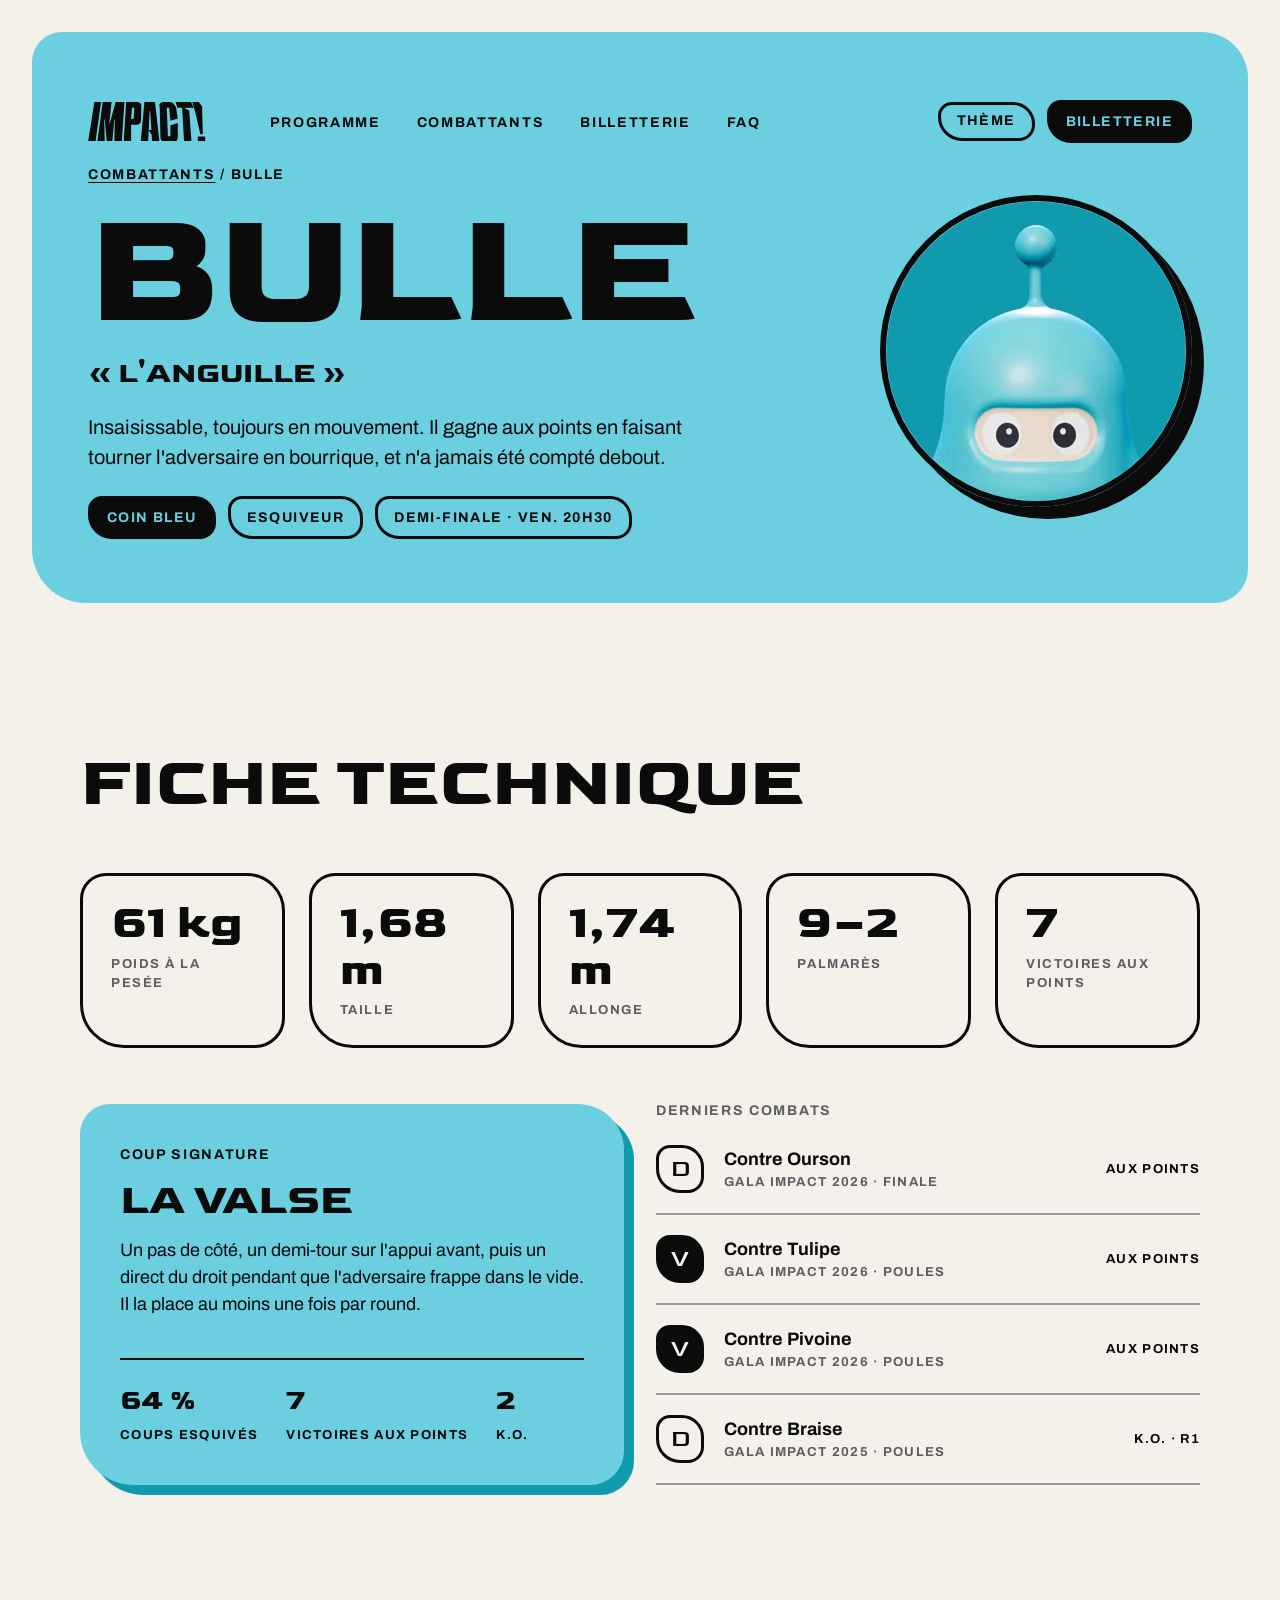
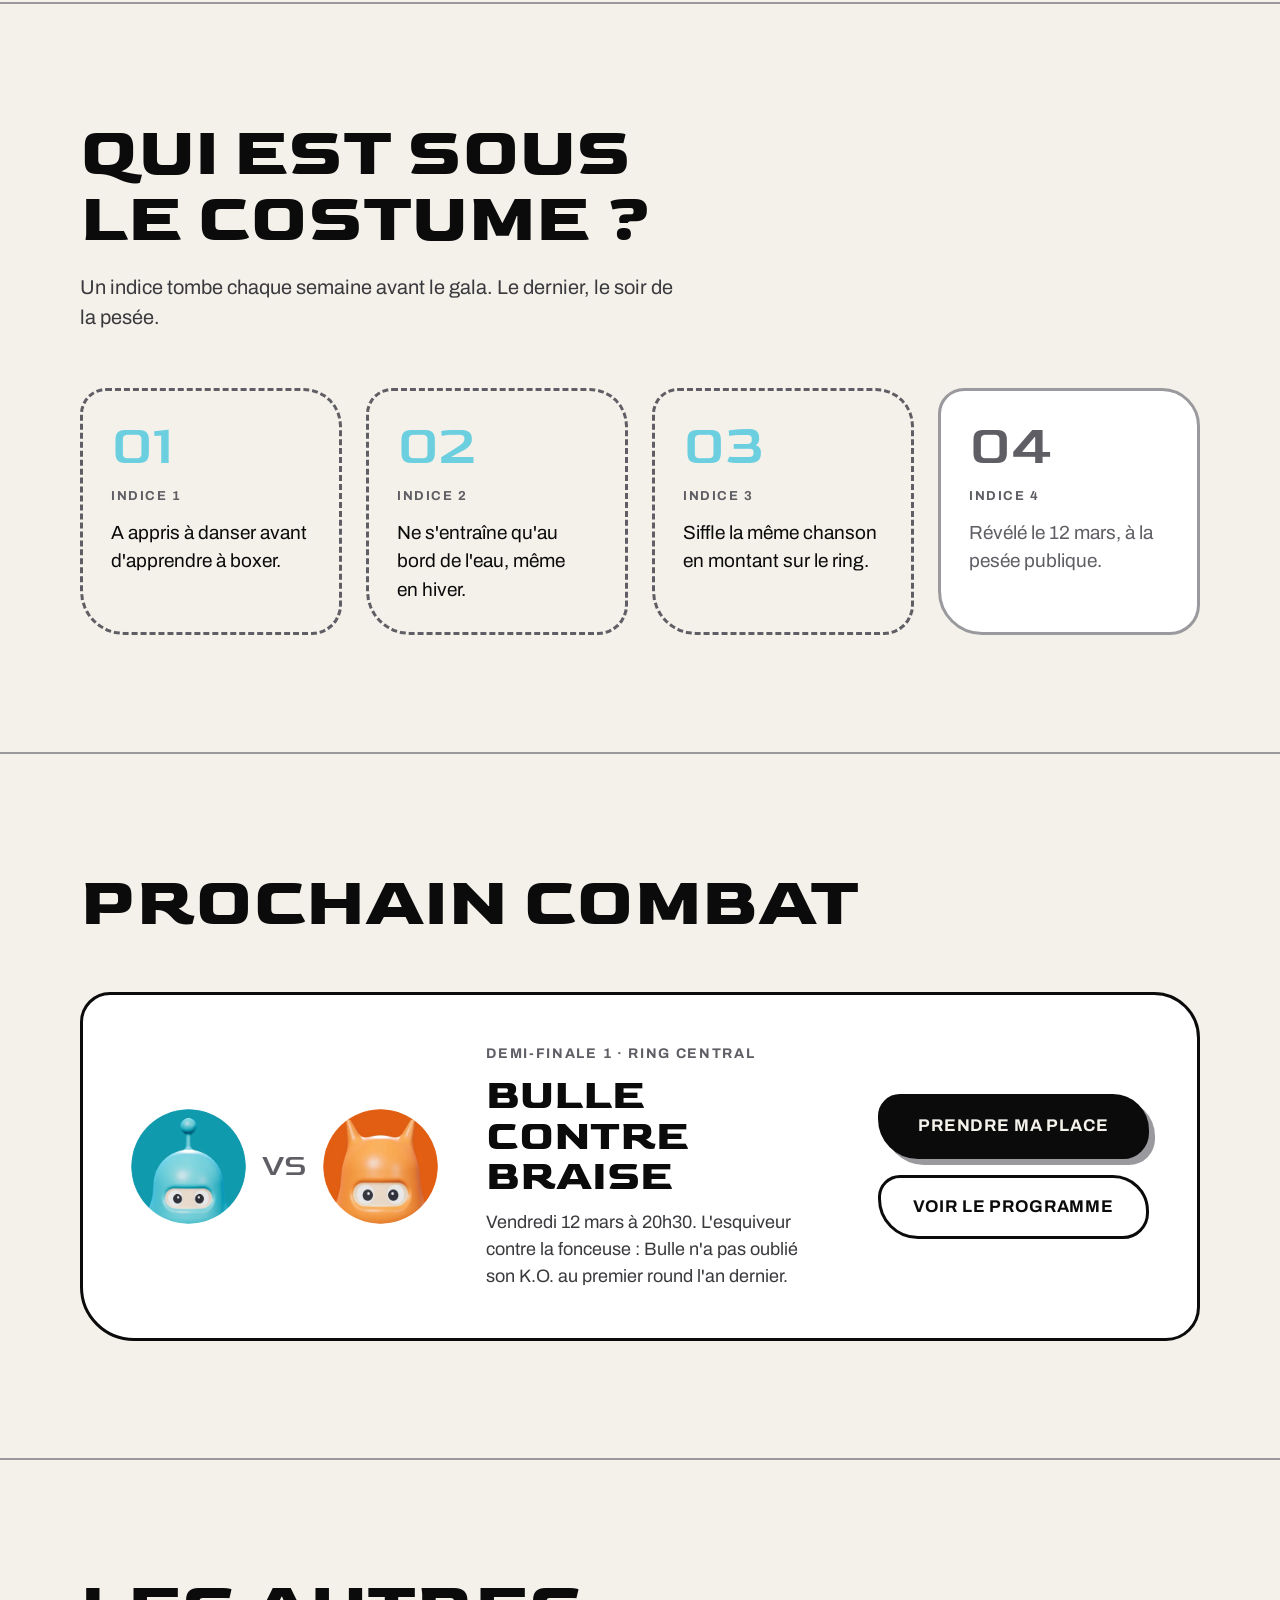
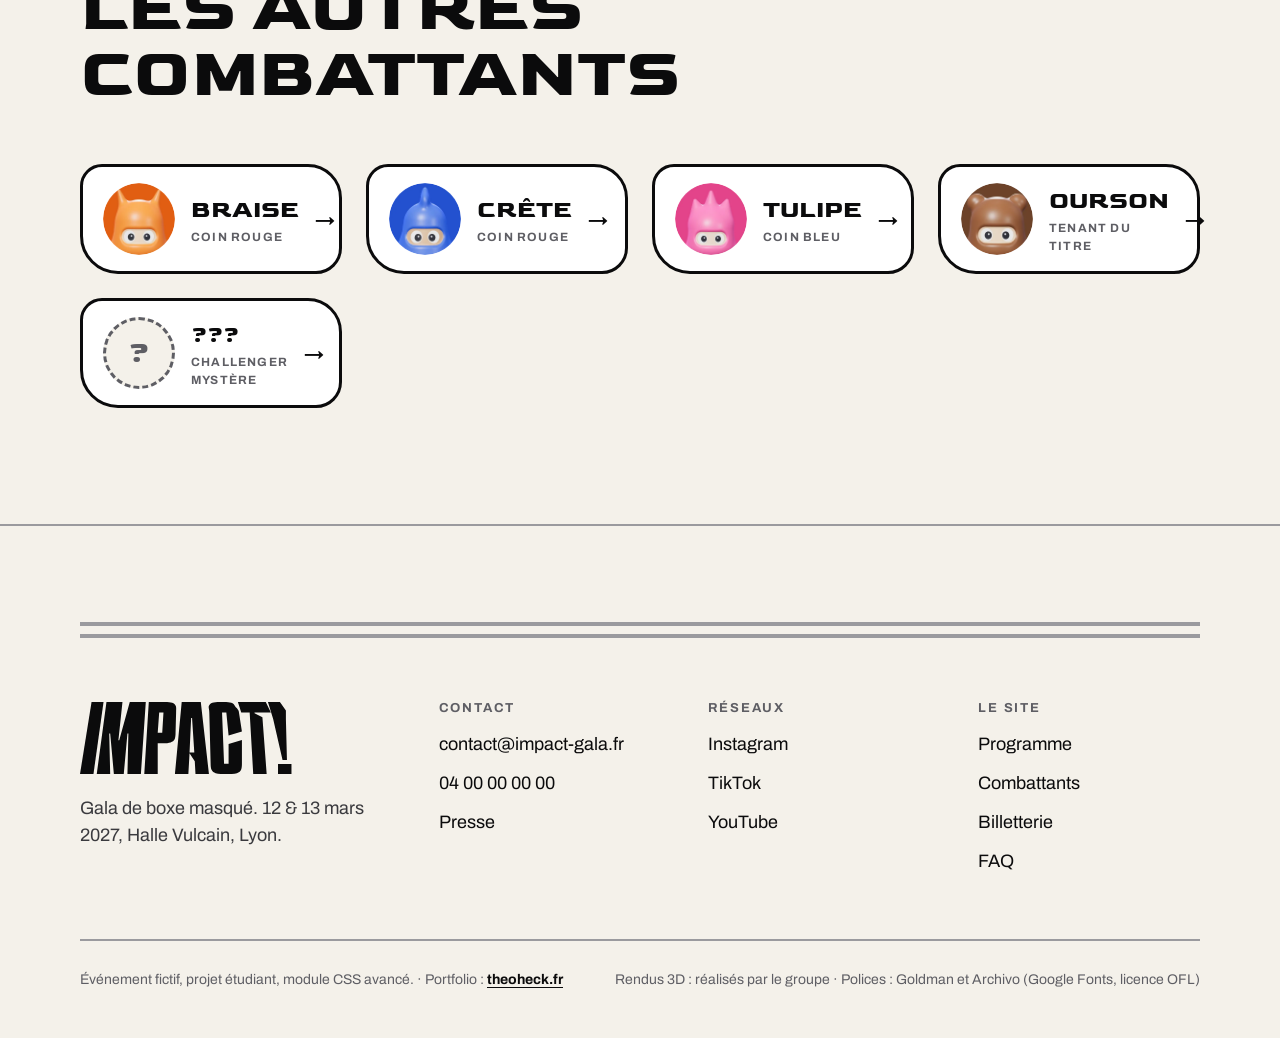
<file: bulle.html>
<!doctype html>
<html lang="fr">
<head>
  <meta charset="utf-8">
  <meta name="viewport" content="width=device-width, initial-scale=1">
  <title>Bulle, « L&#x27;Anguille » — Impact! gala de boxe masqué</title>
  <meta name="description" content="Fiche de Bulle, combattant masqué du gala Impact! : fiche technique, coup signature, derniers combats et indices sur son identité.">
  <link rel="preconnect" href="https://fonts.googleapis.com">
  <link rel="preconnect" href="https://fonts.gstatic.com" crossorigin>
  <link rel="stylesheet" href="https://fonts.googleapis.com/css2?family=Archivo:wght@400;700&family=Goldman:wght@400;700&display=swap">
  <link rel="stylesheet" href="css/main.css">
</head>
<body>
  <svg class="u-visually-hidden" aria-hidden="true" focusable="false">
    <symbol id="logo-impact" viewBox="0 0 117.641 40">
      <path d="M6.41144 0.00103068H13.0582L7.46209 39.999H2.01035e-06L6.41144 0.00103068Z"/>
      <path d="M14.6831 0.00103068H23.565L21.305 21.2352H21.7672L27.6236 0.00103068H36.5055L33.7859 39.999H26.3237L26.852 17.4119H26.3237L24.2766 39.999H18.7956L16.7484 17.4119H16.2202L16.7484 39.999H9.28635L14.6831 0.00103068Z"/>
      <path d="M38.1769 0.00103068H47.0588C48.9016 0.00103068 50.2742 0.157884 51.1762 0.471592C52.1564 0.824515 52.8232 1.41272 53.1761 2.23621C53.4896 2.98126 53.3273 4.15767 53.3273 5.76544L53.0296 17.1178C53.0296 18.7256 52.8535 19.902 52.5014 20.647C52.1053 21.4705 51.3568 22.0587 50.2562 22.4116C49.2436 22.7254 47.7028 22.8822 45.6335 22.8822H43.1242V39.999H35.6623L38.1769 0.00103068ZM43.9436 5.76544L43.1242 17.1178H45.6335L46.3208 5.76544H43.9436Z"/>
      <path d="M56.4397 0.00103068H67.0274L71.5519 39.999H64.0896L63.6935 32.8817L60.788 28.4702L60.1275 39.999H52.6655L56.4397 0.00103068ZM61.6774 8.82411L60.788 27.9996H63.4294L62.178 8.82411H61.6774Z"/>
      <path d="M77.6228 0.00103068H79.8579C81.7011 0.00103068 83.0737 0.157884 83.9754 0.471592C84.9559 0.824515 85.6224 1.41272 85.9753 2.23621C86.2891 2.98126 88.2099 4.15767 88.2099 5.76544L89.8527 16.4119L82.4566 18.6471L81.2035 5.76544H78.8262L79.9474 34.2346H82.4566V23.3528L89.8527 21.1176V34.2346C89.8527 35.8424 89.6766 37.0188 89.3242 37.7638C88.9281 38.5873 88.1799 39.1755 87.0791 39.5284C86.0665 39.8422 84.5257 39.999 82.4566 39.999H79.9474C77.8339 39.999 76.2711 39.8422 75.2588 39.5284C74.2021 39.1755 73.4756 38.5873 73.0795 37.7638C72.6833 37.0188 72.4851 35.8424 72.4851 34.2346L71.7575 5.76544C71.7575 4.15767 71.1525 2.98126 71.5054 2.23621C71.8584 1.41272 72.5054 0.824515 73.4465 0.471592C74.3485 0.157884 75.7405 0.00103068 77.6228 0.00103068Z"/>
      <path d="M87.6231 0.00103068H103.093L105.914 5.76544H96.8435V6.17718L101.223 8.47118L103.589 39.999H96.1271L94.1537 5.76544H89.4619L87.6231 0.00103068Z"/>
      <path d="M104.292 0.00103068H110.939L114.259 4.70667V9.41231L114.841 32.1758H112.398L107.19 9.41231L104.292 0.00103068ZM109.888 34.411H117.35V39.999H109.888V34.411Z"/>
    </symbol>
  </svg>

  <a class="skip-link" href="#contenu">Aller au contenu</a>

  <header class="site-header site-header--overlay">
    <a href="index.html" class="site-header__logo"><svg class="logo" viewBox="0 0 117.641 40" aria-hidden="true" focusable="false"><use href="#logo-impact"/></svg><span class="u-visually-hidden">Impact!, accueil</span></a>

    <button class="btn btn--small btn--ghost site-header__menu" type="button" popovertarget="menu-principal">Menu</button>

    <nav class="nav" id="menu-principal" popover aria-label="Navigation principale">
      <ul class="nav__list" role="list">
        <li><a class="nav__link" href="index.html#programme">Programme</a></li>
        <li><a class="nav__link" href="index.html#combattants">Combattants</a></li>
        <li><a class="nav__link" href="index.html#billetterie">Billetterie</a></li>
        <li><a class="nav__link" href="index.html#faq">FAQ</a></li>
      </ul>
      <button class="btn btn--small btn--ghost nav__close" type="button" popovertarget="menu-principal" popovertargetaction="hide">Fermer</button>
    </nav>

    <div class="site-header__actions">
      <label class="theme-switch">
        <input class="theme-switch__input" type="checkbox" id="theme-toggle">
        <span class="theme-switch__label">Thème<span class="u-visually-hidden"> : inverser clair et sombre</span></span>
      </label>
      <a class="btn btn--small site-header__cta" href="index.html#billetterie">Billetterie</a>
    </div>
  </header>

  <main id="contenu">

    <section class="profile profile--bulle" aria-labelledby="profil-titre">
      <p class="profile__crumb label"><a href="index.html#combattants">Combattants</a> / Bulle</p>
      <div class="profile__heading">
        <h1 class="profile__name" id="profil-titre">Bulle</h1>
        <p class="profile__nick">« L&#x27;Anguille »</p>
      </div>
      <img class="profile__media profile__media--bulle" src="img/bulle.webp" width="400" height="400" alt="Bulle, costume bleu ciel à antenne, gros yeux ronds dans l&#x27;ouverture du masque">
      <div class="profile__body">
        <p>Insaisissable, toujours en mouvement. Il gagne aux points en faisant tourner l&#x27;adversaire en bourrique, et n&#x27;a jamais été compté debout.</p>
        <ul class="tags" role="list">
          <li class="tag tag--filled">Coin bleu</li>
          <li class="tag">Esquiveur</li>
          <li class="tag">Demi-finale · ven. 20h30</li>
        </ul>
      </div>
    </section>

    <section class="section" aria-labelledby="fiche-titre">
      <h2 class="section__title" id="fiche-titre">Fiche technique</h2>

      <dl class="stats">
        <div class="stat"><dt>Poids à la pesée</dt><dd>61 kg</dd></div>
        <div class="stat"><dt>Taille</dt><dd>1,68 m</dd></div>
        <div class="stat"><dt>Allonge</dt><dd>1,74 m</dd></div>
        <div class="stat"><dt>Palmarès</dt><dd>9–2</dd></div>
        <div class="stat"><dt>Victoires aux points</dt><dd>7</dd></div>
      </dl>

      <div class="duo">
        <article class="signature" aria-labelledby="signature-titre">
          <p class="signature__kicker label">Coup signature</p>
          <h3 class="signature__title" id="signature-titre">La valse</h3>
          <p>Un pas de côté, un demi-tour sur l&#x27;appui avant, puis un direct du droit pendant que l&#x27;adversaire frappe dans le vide. Il la place au moins une fois par round.</p>
          <dl class="signature__figures">
            <div><dt>coups esquivés</dt><dd>64 %</dd></div>
            <div><dt>victoires aux points</dt><dd>7</dd></div>
            <div><dt>K.O.</dt><dd>2</dd></div>
          </dl>
        </article>

        <div class="history">
          <h3 class="history__title label">Derniers combats</h3>
          <ol class="bouts" role="list">
            <li class="bout">
              <span class="bout__result" role="img" aria-label="Défaite">D</span>
              <div>
                <p class="bout__opponent">Contre Ourson</p>
                <p class="bout__event">Gala Impact 2026 · finale</p>
              </div>
              <p class="bout__outcome">Aux points</p>
            </li>
            <li class="bout">
              <span class="bout__result bout__result--win" role="img" aria-label="Victoire">V</span>
              <div>
                <p class="bout__opponent">Contre Tulipe</p>
                <p class="bout__event">Gala Impact 2026 · poules</p>
              </div>
              <p class="bout__outcome">Aux points</p>
            </li>
            <li class="bout">
              <span class="bout__result bout__result--win" role="img" aria-label="Victoire">V</span>
              <div>
                <p class="bout__opponent">Contre Pivoine</p>
                <p class="bout__event">Gala Impact 2026 · poules</p>
              </div>
              <p class="bout__outcome">Aux points</p>
            </li>
            <li class="bout">
              <span class="bout__result" role="img" aria-label="Défaite">D</span>
              <div>
                <p class="bout__opponent">Contre Braise</p>
                <p class="bout__event">Gala Impact 2025 · poules</p>
              </div>
              <p class="bout__outcome">K.O. · R1</p>
            </li>
          </ol>
        </div>
      </div>
    </section>

    <section class="section" id="indices" aria-labelledby="indices-titre">
      <div class="section__intro">
        <h2 class="section__title" id="indices-titre">Qui est sous le costume ?</h2>
        <p class="section__lead">Un indice tombe chaque semaine avant le gala. Le dernier, le soir de la pesée.</p>
      </div>
      <ol class="clues" role="list">
        <li class="clue">
          <span class="clue__number" aria-hidden="true">01</span>
          <span class="clue__label">Indice 1</span>
          <p>A appris à danser avant d&#x27;apprendre à boxer.</p>
        </li>
        <li class="clue">
          <span class="clue__number" aria-hidden="true">02</span>
          <span class="clue__label">Indice 2</span>
          <p>Ne s&#x27;entraîne qu&#x27;au bord de l&#x27;eau, même en hiver.</p>
        </li>
        <li class="clue">
          <span class="clue__number" aria-hidden="true">03</span>
          <span class="clue__label">Indice 3</span>
          <p>Siffle la même chanson en montant sur le ring.</p>
        </li>
        <li class="clue clue--locked">
          <span class="clue__number" aria-hidden="true">04</span>
          <span class="clue__label">Indice 4</span>
          <p>Révélé le 12 mars, à la pesée publique.</p>
        </li>
      </ol>
    </section>

    <section class="section" aria-labelledby="prochain-titre">
      <h2 class="section__title" id="prochain-titre">Prochain combat</h2>
      <article class="next-fight" aria-labelledby="duel-titre">
        <p class="next-fight__duel">
          <img class="next-fight__fighter" src="img/bulle.webp" width="120" height="120" alt="Bulle">
          <span class="next-fight__vs">VS</span>
          <img class="next-fight__fighter" src="img/braise.webp" width="120" height="120" alt="Braise">
        </p>
        <div class="next-fight__infos">
          <p class="next-fight__kicker label">Demi-finale 1 · Ring central</p>
          <h3 class="next-fight__title" id="duel-titre">Bulle contre Braise</h3>
          <p><time datetime="2027-03-12T20:30">Vendredi 12 mars à 20h30</time>. L&#x27;esquiveur contre la fonceuse : Bulle n&#x27;a pas oublié son K.O. au premier round l&#x27;an dernier.</p>
        </div>
        <div class="next-fight__actions">
          <a class="btn" href="index.html#billetterie">Prendre ma place</a>
          <a class="btn btn--ghost" href="index.html#programme">Voir le programme</a>
        </div>
      </article>
    </section>

    <section class="section" aria-labelledby="autres-titre">
      <h2 class="section__title" id="autres-titre">Les autres combattants</h2>
      <ul class="others" role="list">
        <li class="others__item">
          <a class="mini" href="braise.html">
            <img class="mini__avatar" src="img/braise.webp" width="72" height="72" alt="">
            <span><span class="mini__name">Braise</span><span class="mini__role">Coin rouge</span></span>
          </a>
        </li>
        <li class="others__item">
          <a class="mini" href="crete.html">
            <img class="mini__avatar" src="img/crete.webp" width="72" height="72" alt="">
            <span><span class="mini__name">Crête</span><span class="mini__role">Coin rouge</span></span>
          </a>
        </li>
        <li class="others__item">
          <a class="mini" href="tulipe.html">
            <img class="mini__avatar" src="img/tulipe.webp" width="72" height="72" alt="">
            <span><span class="mini__name">Tulipe</span><span class="mini__role">Coin bleu</span></span>
          </a>
        </li>
        <li class="others__item">
          <a class="mini" href="ourson.html">
            <img class="mini__avatar" src="img/ourson.webp" width="72" height="72" alt="">
            <span><span class="mini__name">Ourson</span><span class="mini__role">Tenant du titre</span></span>
          </a>
        </li>
        <li class="others__item">
          <a class="mini" href="mystere.html">
            <span class="mini__avatar medallion--unknown" aria-hidden="true">?</span>
            <span><span class="mini__name">???</span><span class="mini__role">Challenger mystère</span></span>
          </a>
        </li>
      </ul>
    </section>

  </main>

  <footer class="site-footer">
    <div class="site-footer__ropes" aria-hidden="true"></div>
    <div class="site-footer__grid">
      <div class="site-footer__brand">
        <svg class="logo logo--footer" viewBox="0 0 117.641 40" aria-hidden="true" focusable="false"><use href="#logo-impact"/></svg>
        <p>Gala de boxe masqué. 12 &amp; 13 mars 2027, Halle Vulcain, Lyon.</p>
      </div>
      <div class="site-footer__col">
        <h2 class="site-footer__heading">Contact</h2>
        <ul class="site-footer__links" role="list">
          <li><a href="mailto:contact@impact-gala.fr">contact@impact-gala.fr</a></li>
          <li><a href="tel:+33400000000">04 00 00 00 00</a></li>
          <li><a href="mailto:presse@impact-gala.fr">Presse</a></li>
        </ul>
      </div>
      <div class="site-footer__col">
        <h2 class="site-footer__heading">Réseaux</h2>
        <ul class="site-footer__links" role="list">
          <li><a href="https://www.instagram.com/">Instagram <span class="u-visually-hidden">(compte fictif)</span></a></li>
          <li><a href="https://www.tiktok.com/">TikTok <span class="u-visually-hidden">(compte fictif)</span></a></li>
          <li><a href="https://www.youtube.com/">YouTube <span class="u-visually-hidden">(compte fictif)</span></a></li>
        </ul>
      </div>
      <nav class="site-footer__col" aria-labelledby="footer-site">
        <h2 class="site-footer__heading" id="footer-site">Le site</h2>
        <ul class="site-footer__links" role="list">
          <li><a href="index.html#programme">Programme</a></li>
          <li><a href="index.html#combattants">Combattants</a></li>
          <li><a href="index.html#billetterie">Billetterie</a></li>
          <li><a href="index.html#faq">FAQ</a></li>
        </ul>
      </nav>
    </div>
    <div class="site-footer__legal">
      <p>Événement fictif, projet étudiant, module CSS avancé. · Portfolio : <a href="https://theoheck.fr">theoheck.fr</a></p>
      <p>Rendus 3D : réalisés par le groupe · Polices : Goldman et Archivo (Google Fonts, licence OFL)</p>
    </div>
  </footer>

  <script src="js/main.js" defer></script>
</body>
</html>
</file>
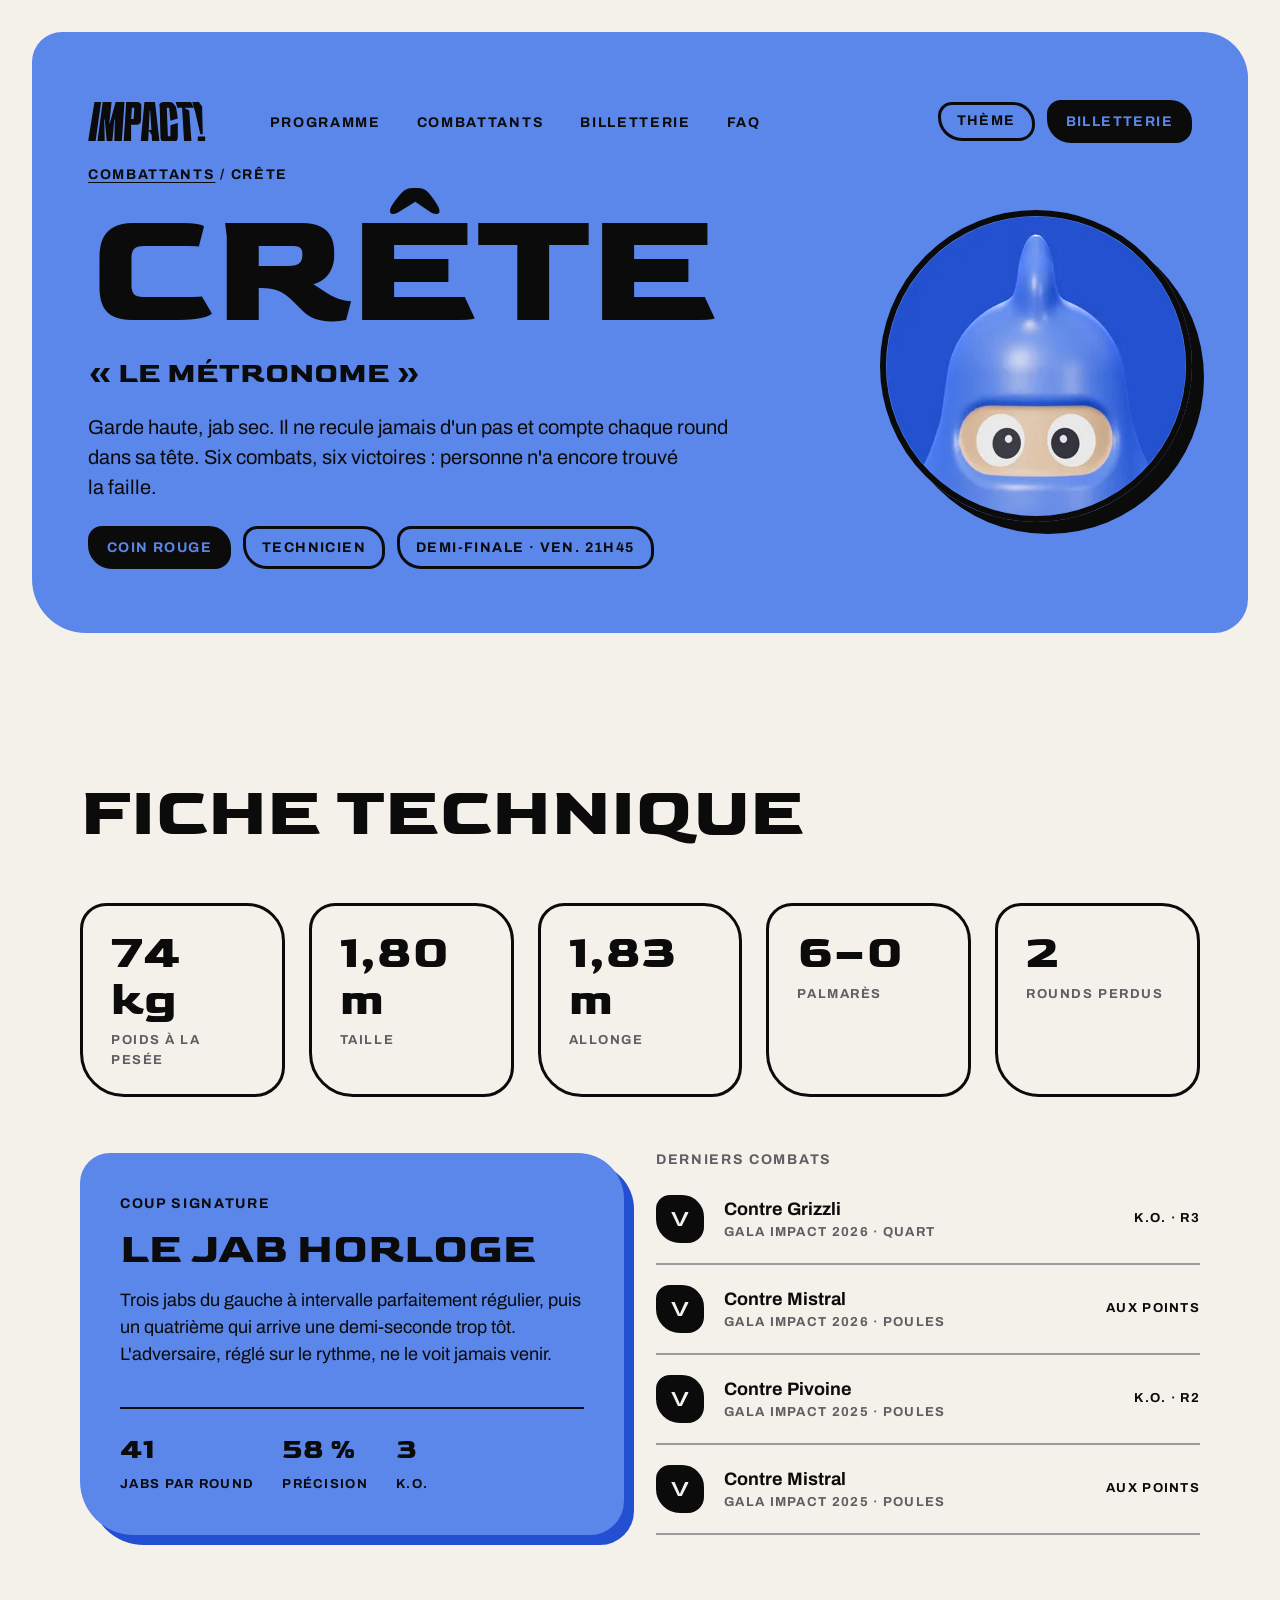
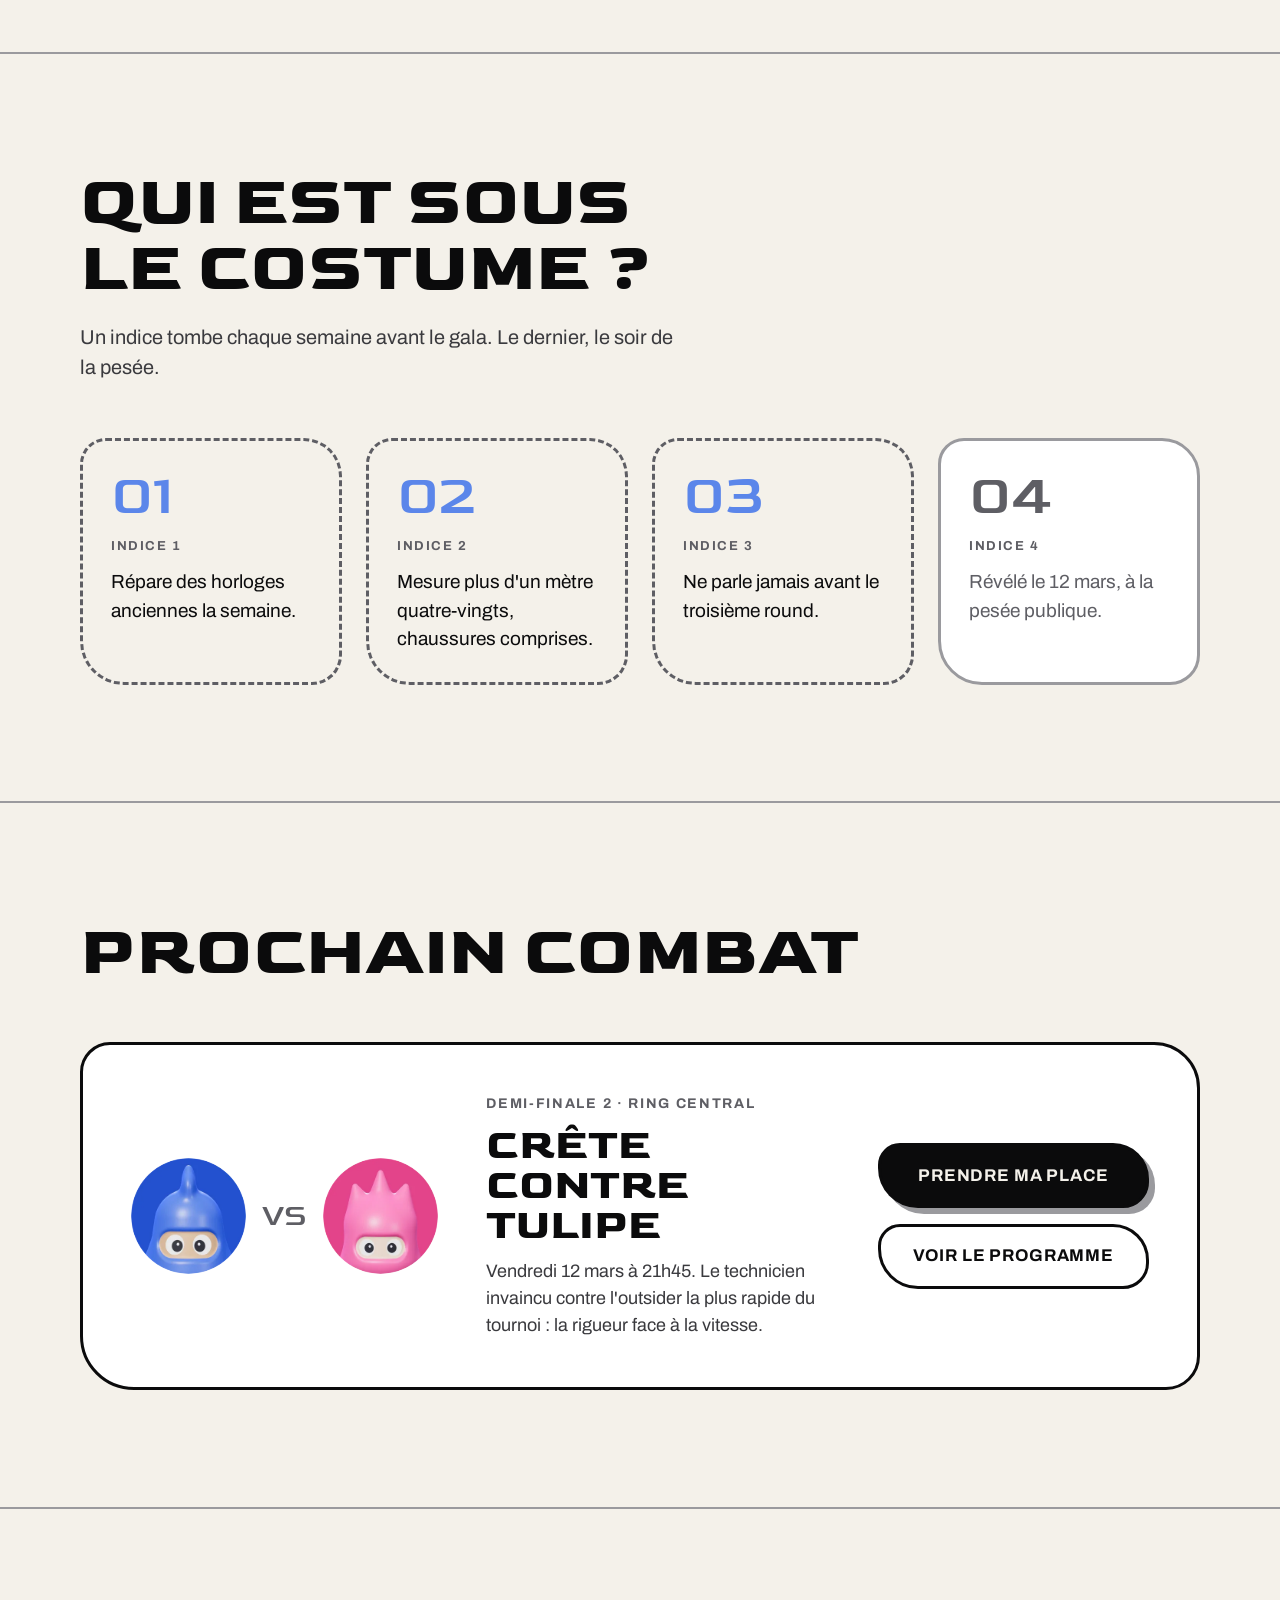
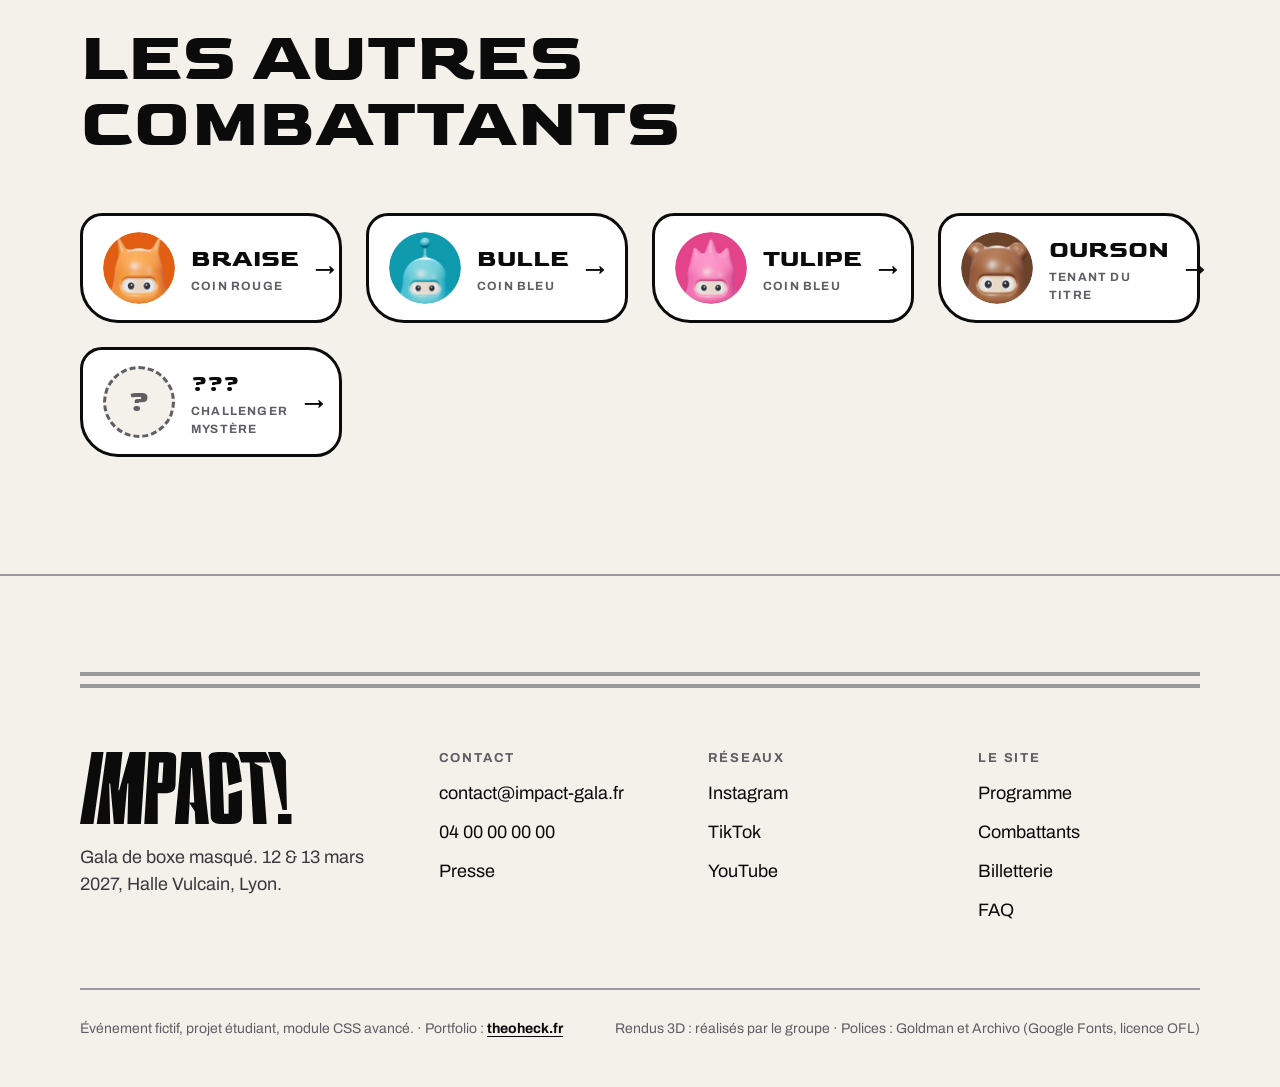
<file: crete.html>
<!doctype html>
<html lang="fr">
<head>
  <meta charset="utf-8">
  <meta name="viewport" content="width=device-width, initial-scale=1">
  <title>Crête, « Le Métronome » — Impact! gala de boxe masqué</title>
  <meta name="description" content="Fiche de Crête, combattant masqué du gala Impact! : fiche technique, coup signature, derniers combats et indices sur son identité.">
  <link rel="preconnect" href="https://fonts.googleapis.com">
  <link rel="preconnect" href="https://fonts.gstatic.com" crossorigin>
  <link rel="stylesheet" href="https://fonts.googleapis.com/css2?family=Archivo:wght@400;700&family=Goldman:wght@400;700&display=swap">
  <link rel="stylesheet" href="css/main.css">
</head>
<body>
  <svg class="u-visually-hidden" aria-hidden="true" focusable="false">
    <symbol id="logo-impact" viewBox="0 0 117.641 40">
      <path d="M6.41144 0.00103068H13.0582L7.46209 39.999H2.01035e-06L6.41144 0.00103068Z"/>
      <path d="M14.6831 0.00103068H23.565L21.305 21.2352H21.7672L27.6236 0.00103068H36.5055L33.7859 39.999H26.3237L26.852 17.4119H26.3237L24.2766 39.999H18.7956L16.7484 17.4119H16.2202L16.7484 39.999H9.28635L14.6831 0.00103068Z"/>
      <path d="M38.1769 0.00103068H47.0588C48.9016 0.00103068 50.2742 0.157884 51.1762 0.471592C52.1564 0.824515 52.8232 1.41272 53.1761 2.23621C53.4896 2.98126 53.3273 4.15767 53.3273 5.76544L53.0296 17.1178C53.0296 18.7256 52.8535 19.902 52.5014 20.647C52.1053 21.4705 51.3568 22.0587 50.2562 22.4116C49.2436 22.7254 47.7028 22.8822 45.6335 22.8822H43.1242V39.999H35.6623L38.1769 0.00103068ZM43.9436 5.76544L43.1242 17.1178H45.6335L46.3208 5.76544H43.9436Z"/>
      <path d="M56.4397 0.00103068H67.0274L71.5519 39.999H64.0896L63.6935 32.8817L60.788 28.4702L60.1275 39.999H52.6655L56.4397 0.00103068ZM61.6774 8.82411L60.788 27.9996H63.4294L62.178 8.82411H61.6774Z"/>
      <path d="M77.6228 0.00103068H79.8579C81.7011 0.00103068 83.0737 0.157884 83.9754 0.471592C84.9559 0.824515 85.6224 1.41272 85.9753 2.23621C86.2891 2.98126 88.2099 4.15767 88.2099 5.76544L89.8527 16.4119L82.4566 18.6471L81.2035 5.76544H78.8262L79.9474 34.2346H82.4566V23.3528L89.8527 21.1176V34.2346C89.8527 35.8424 89.6766 37.0188 89.3242 37.7638C88.9281 38.5873 88.1799 39.1755 87.0791 39.5284C86.0665 39.8422 84.5257 39.999 82.4566 39.999H79.9474C77.8339 39.999 76.2711 39.8422 75.2588 39.5284C74.2021 39.1755 73.4756 38.5873 73.0795 37.7638C72.6833 37.0188 72.4851 35.8424 72.4851 34.2346L71.7575 5.76544C71.7575 4.15767 71.1525 2.98126 71.5054 2.23621C71.8584 1.41272 72.5054 0.824515 73.4465 0.471592C74.3485 0.157884 75.7405 0.00103068 77.6228 0.00103068Z"/>
      <path d="M87.6231 0.00103068H103.093L105.914 5.76544H96.8435V6.17718L101.223 8.47118L103.589 39.999H96.1271L94.1537 5.76544H89.4619L87.6231 0.00103068Z"/>
      <path d="M104.292 0.00103068H110.939L114.259 4.70667V9.41231L114.841 32.1758H112.398L107.19 9.41231L104.292 0.00103068ZM109.888 34.411H117.35V39.999H109.888V34.411Z"/>
    </symbol>
  </svg>

  <a class="skip-link" href="#contenu">Aller au contenu</a>

  <header class="site-header site-header--overlay">
    <a href="index.html" class="site-header__logo"><svg class="logo" viewBox="0 0 117.641 40" aria-hidden="true" focusable="false"><use href="#logo-impact"/></svg><span class="u-visually-hidden">Impact!, accueil</span></a>

    <button class="btn btn--small btn--ghost site-header__menu" type="button" popovertarget="menu-principal">Menu</button>

    <nav class="nav" id="menu-principal" popover aria-label="Navigation principale">
      <ul class="nav__list" role="list">
        <li><a class="nav__link" href="index.html#programme">Programme</a></li>
        <li><a class="nav__link" href="index.html#combattants">Combattants</a></li>
        <li><a class="nav__link" href="index.html#billetterie">Billetterie</a></li>
        <li><a class="nav__link" href="index.html#faq">FAQ</a></li>
      </ul>
      <button class="btn btn--small btn--ghost nav__close" type="button" popovertarget="menu-principal" popovertargetaction="hide">Fermer</button>
    </nav>

    <div class="site-header__actions">
      <label class="theme-switch">
        <input class="theme-switch__input" type="checkbox" id="theme-toggle">
        <span class="theme-switch__label">Thème<span class="u-visually-hidden"> : inverser clair et sombre</span></span>
      </label>
      <a class="btn btn--small site-header__cta" href="index.html#billetterie">Billetterie</a>
    </div>
  </header>

  <main id="contenu">

    <section class="profile profile--crete" aria-labelledby="profil-titre">
      <p class="profile__crumb label"><a href="index.html#combattants">Combattants</a> / Crête</p>
      <div class="profile__heading">
        <h1 class="profile__name" id="profil-titre">Crête</h1>
        <p class="profile__nick">« Le Métronome »</p>
      </div>
      <img class="profile__media profile__media--crete" src="img/crete.webp" width="400" height="400" alt="Crête, costume bleu à aileron, gros yeux ronds dans l&#x27;ouverture du masque">
      <div class="profile__body">
        <p>Garde haute, jab sec. Il ne recule jamais d&#x27;un pas et compte chaque round dans sa tête. Six combats, six victoires : personne n&#x27;a encore trouvé la faille.</p>
        <ul class="tags" role="list">
          <li class="tag tag--filled">Coin rouge</li>
          <li class="tag">Technicien</li>
          <li class="tag">Demi-finale · ven. 21h45</li>
        </ul>
      </div>
    </section>

    <section class="section" aria-labelledby="fiche-titre">
      <h2 class="section__title" id="fiche-titre">Fiche technique</h2>

      <dl class="stats">
        <div class="stat"><dt>Poids à la pesée</dt><dd>74 kg</dd></div>
        <div class="stat"><dt>Taille</dt><dd>1,80 m</dd></div>
        <div class="stat"><dt>Allonge</dt><dd>1,83 m</dd></div>
        <div class="stat"><dt>Palmarès</dt><dd>6–0</dd></div>
        <div class="stat"><dt>Rounds perdus</dt><dd>2</dd></div>
      </dl>

      <div class="duo">
        <article class="signature" aria-labelledby="signature-titre">
          <p class="signature__kicker label">Coup signature</p>
          <h3 class="signature__title" id="signature-titre">Le jab horloge</h3>
          <p>Trois jabs du gauche à intervalle parfaitement régulier, puis un quatrième qui arrive une demi-seconde trop tôt. L&#x27;adversaire, réglé sur le rythme, ne le voit jamais venir.</p>
          <dl class="signature__figures">
            <div><dt>jabs par round</dt><dd>41</dd></div>
            <div><dt>précision</dt><dd>58 %</dd></div>
            <div><dt>K.O.</dt><dd>3</dd></div>
          </dl>
        </article>

        <div class="history">
          <h3 class="history__title label">Derniers combats</h3>
          <ol class="bouts" role="list">
            <li class="bout">
              <span class="bout__result bout__result--win" role="img" aria-label="Victoire">V</span>
              <div>
                <p class="bout__opponent">Contre Grizzli</p>
                <p class="bout__event">Gala Impact 2026 · quart</p>
              </div>
              <p class="bout__outcome">K.O. · R3</p>
            </li>
            <li class="bout">
              <span class="bout__result bout__result--win" role="img" aria-label="Victoire">V</span>
              <div>
                <p class="bout__opponent">Contre Mistral</p>
                <p class="bout__event">Gala Impact 2026 · poules</p>
              </div>
              <p class="bout__outcome">Aux points</p>
            </li>
            <li class="bout">
              <span class="bout__result bout__result--win" role="img" aria-label="Victoire">V</span>
              <div>
                <p class="bout__opponent">Contre Pivoine</p>
                <p class="bout__event">Gala Impact 2025 · poules</p>
              </div>
              <p class="bout__outcome">K.O. · R2</p>
            </li>
            <li class="bout">
              <span class="bout__result bout__result--win" role="img" aria-label="Victoire">V</span>
              <div>
                <p class="bout__opponent">Contre Mistral</p>
                <p class="bout__event">Gala Impact 2025 · poules</p>
              </div>
              <p class="bout__outcome">Aux points</p>
            </li>
          </ol>
        </div>
      </div>
    </section>

    <section class="section" id="indices" aria-labelledby="indices-titre">
      <div class="section__intro">
        <h2 class="section__title" id="indices-titre">Qui est sous le costume ?</h2>
        <p class="section__lead">Un indice tombe chaque semaine avant le gala. Le dernier, le soir de la pesée.</p>
      </div>
      <ol class="clues" role="list">
        <li class="clue">
          <span class="clue__number" aria-hidden="true">01</span>
          <span class="clue__label">Indice 1</span>
          <p>Répare des horloges anciennes la semaine.</p>
        </li>
        <li class="clue">
          <span class="clue__number" aria-hidden="true">02</span>
          <span class="clue__label">Indice 2</span>
          <p>Mesure plus d&#x27;un mètre quatre-vingts, chaussures comprises.</p>
        </li>
        <li class="clue">
          <span class="clue__number" aria-hidden="true">03</span>
          <span class="clue__label">Indice 3</span>
          <p>Ne parle jamais avant le troisième round.</p>
        </li>
        <li class="clue clue--locked">
          <span class="clue__number" aria-hidden="true">04</span>
          <span class="clue__label">Indice 4</span>
          <p>Révélé le 12 mars, à la pesée publique.</p>
        </li>
      </ol>
    </section>

    <section class="section" aria-labelledby="prochain-titre">
      <h2 class="section__title" id="prochain-titre">Prochain combat</h2>
      <article class="next-fight" aria-labelledby="duel-titre">
        <p class="next-fight__duel">
          <img class="next-fight__fighter" src="img/crete.webp" width="120" height="120" alt="Crête">
          <span class="next-fight__vs">VS</span>
          <img class="next-fight__fighter" src="img/tulipe.webp" width="120" height="120" alt="Tulipe">
        </p>
        <div class="next-fight__infos">
          <p class="next-fight__kicker label">Demi-finale 2 · Ring central</p>
          <h3 class="next-fight__title" id="duel-titre">Crête contre Tulipe</h3>
          <p><time datetime="2027-03-12T21:45">Vendredi 12 mars à 21h45</time>. Le technicien invaincu contre l&#x27;outsider la plus rapide du tournoi : la rigueur face à la vitesse.</p>
        </div>
        <div class="next-fight__actions">
          <a class="btn" href="index.html#billetterie">Prendre ma place</a>
          <a class="btn btn--ghost" href="index.html#programme">Voir le programme</a>
        </div>
      </article>
    </section>

    <section class="section" aria-labelledby="autres-titre">
      <h2 class="section__title" id="autres-titre">Les autres combattants</h2>
      <ul class="others" role="list">
        <li class="others__item">
          <a class="mini" href="braise.html">
            <img class="mini__avatar" src="img/braise.webp" width="72" height="72" alt="">
            <span><span class="mini__name">Braise</span><span class="mini__role">Coin rouge</span></span>
          </a>
        </li>
        <li class="others__item">
          <a class="mini" href="bulle.html">
            <img class="mini__avatar" src="img/bulle.webp" width="72" height="72" alt="">
            <span><span class="mini__name">Bulle</span><span class="mini__role">Coin bleu</span></span>
          </a>
        </li>
        <li class="others__item">
          <a class="mini" href="tulipe.html">
            <img class="mini__avatar" src="img/tulipe.webp" width="72" height="72" alt="">
            <span><span class="mini__name">Tulipe</span><span class="mini__role">Coin bleu</span></span>
          </a>
        </li>
        <li class="others__item">
          <a class="mini" href="ourson.html">
            <img class="mini__avatar" src="img/ourson.webp" width="72" height="72" alt="">
            <span><span class="mini__name">Ourson</span><span class="mini__role">Tenant du titre</span></span>
          </a>
        </li>
        <li class="others__item">
          <a class="mini" href="mystere.html">
            <span class="mini__avatar medallion--unknown" aria-hidden="true">?</span>
            <span><span class="mini__name">???</span><span class="mini__role">Challenger mystère</span></span>
          </a>
        </li>
      </ul>
    </section>

  </main>

  <footer class="site-footer">
    <div class="site-footer__ropes" aria-hidden="true"></div>
    <div class="site-footer__grid">
      <div class="site-footer__brand">
        <svg class="logo logo--footer" viewBox="0 0 117.641 40" aria-hidden="true" focusable="false"><use href="#logo-impact"/></svg>
        <p>Gala de boxe masqué. 12 &amp; 13 mars 2027, Halle Vulcain, Lyon.</p>
      </div>
      <div class="site-footer__col">
        <h2 class="site-footer__heading">Contact</h2>
        <ul class="site-footer__links" role="list">
          <li><a href="mailto:contact@impact-gala.fr">contact@impact-gala.fr</a></li>
          <li><a href="tel:+33400000000">04 00 00 00 00</a></li>
          <li><a href="mailto:presse@impact-gala.fr">Presse</a></li>
        </ul>
      </div>
      <div class="site-footer__col">
        <h2 class="site-footer__heading">Réseaux</h2>
        <ul class="site-footer__links" role="list">
          <li><a href="https://www.instagram.com/">Instagram <span class="u-visually-hidden">(compte fictif)</span></a></li>
          <li><a href="https://www.tiktok.com/">TikTok <span class="u-visually-hidden">(compte fictif)</span></a></li>
          <li><a href="https://www.youtube.com/">YouTube <span class="u-visually-hidden">(compte fictif)</span></a></li>
        </ul>
      </div>
      <nav class="site-footer__col" aria-labelledby="footer-site">
        <h2 class="site-footer__heading" id="footer-site">Le site</h2>
        <ul class="site-footer__links" role="list">
          <li><a href="index.html#programme">Programme</a></li>
          <li><a href="index.html#combattants">Combattants</a></li>
          <li><a href="index.html#billetterie">Billetterie</a></li>
          <li><a href="index.html#faq">FAQ</a></li>
        </ul>
      </nav>
    </div>
    <div class="site-footer__legal">
      <p>Événement fictif, projet étudiant, module CSS avancé. · Portfolio : <a href="https://theoheck.fr">theoheck.fr</a></p>
      <p>Rendus 3D : réalisés par le groupe · Polices : Goldman et Archivo (Google Fonts, licence OFL)</p>
    </div>
  </footer>

  <script src="js/main.js" defer></script>
</body>
</html>
</file>
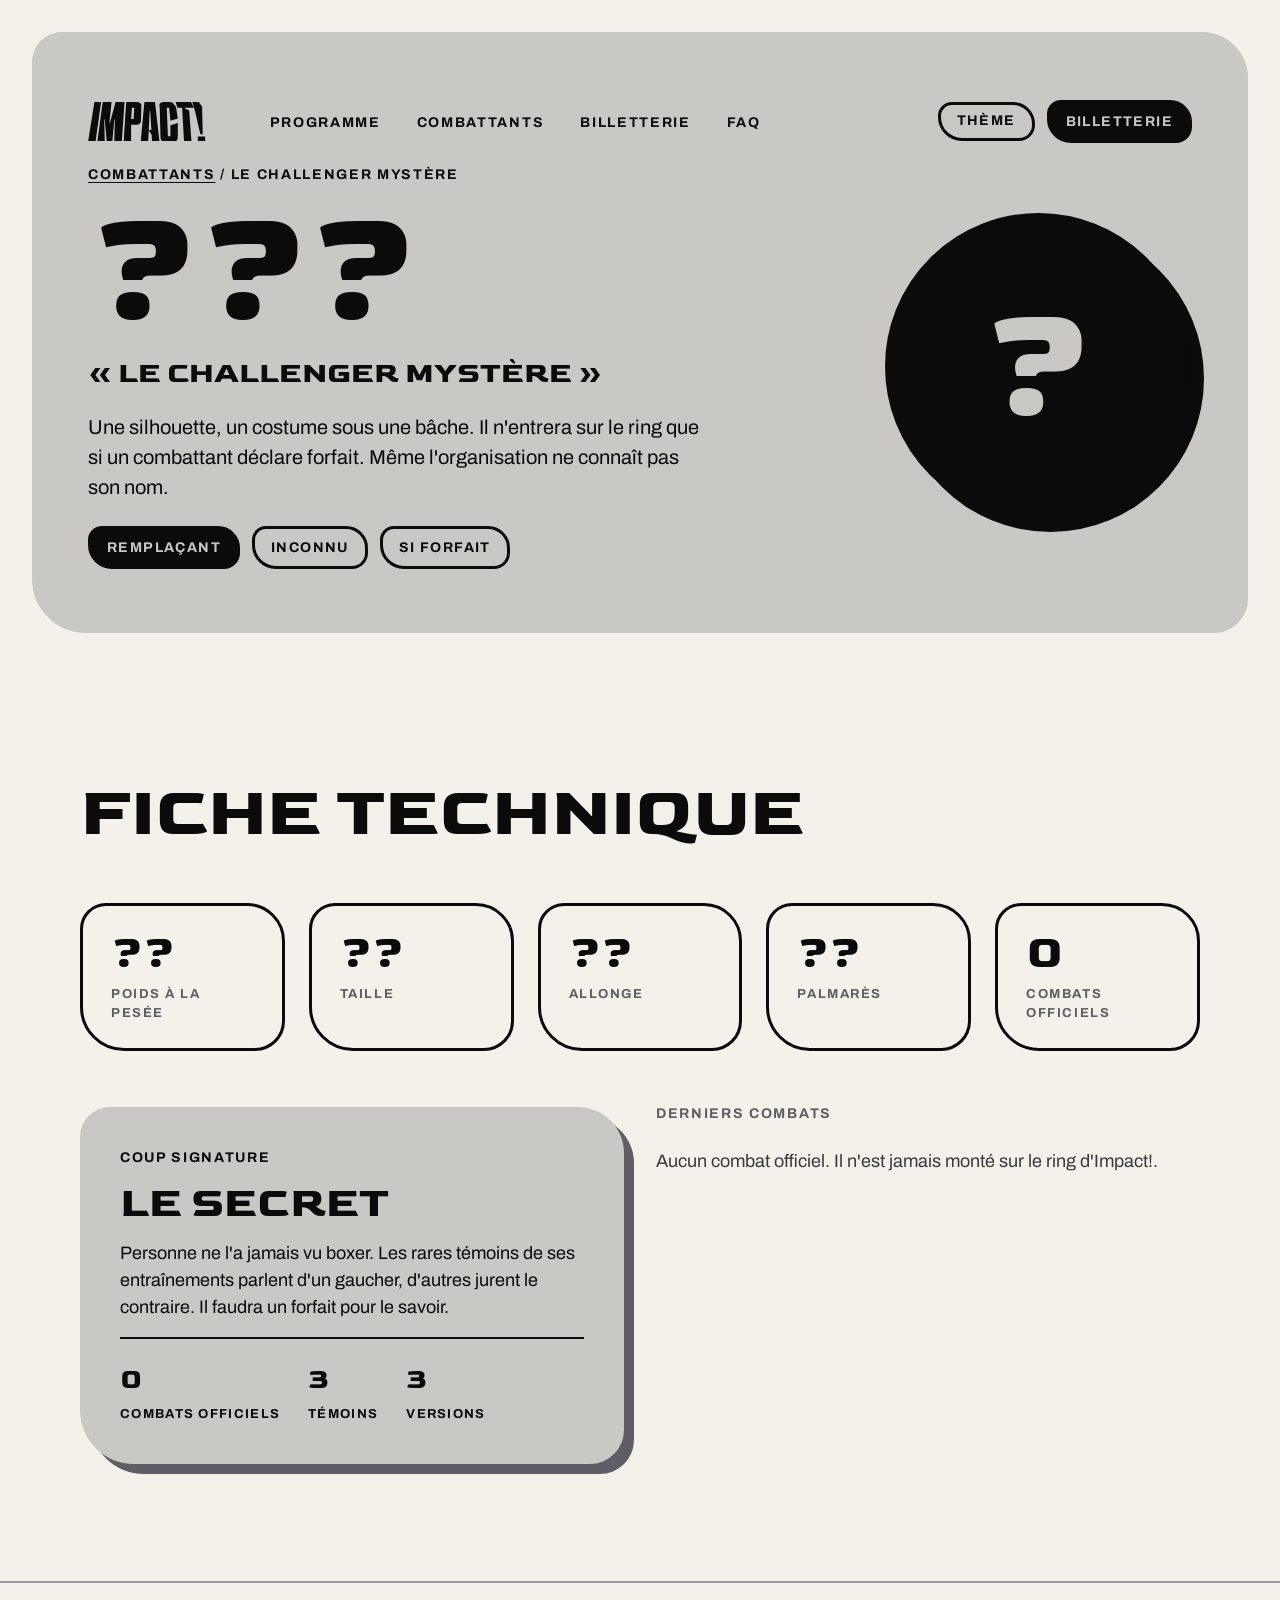
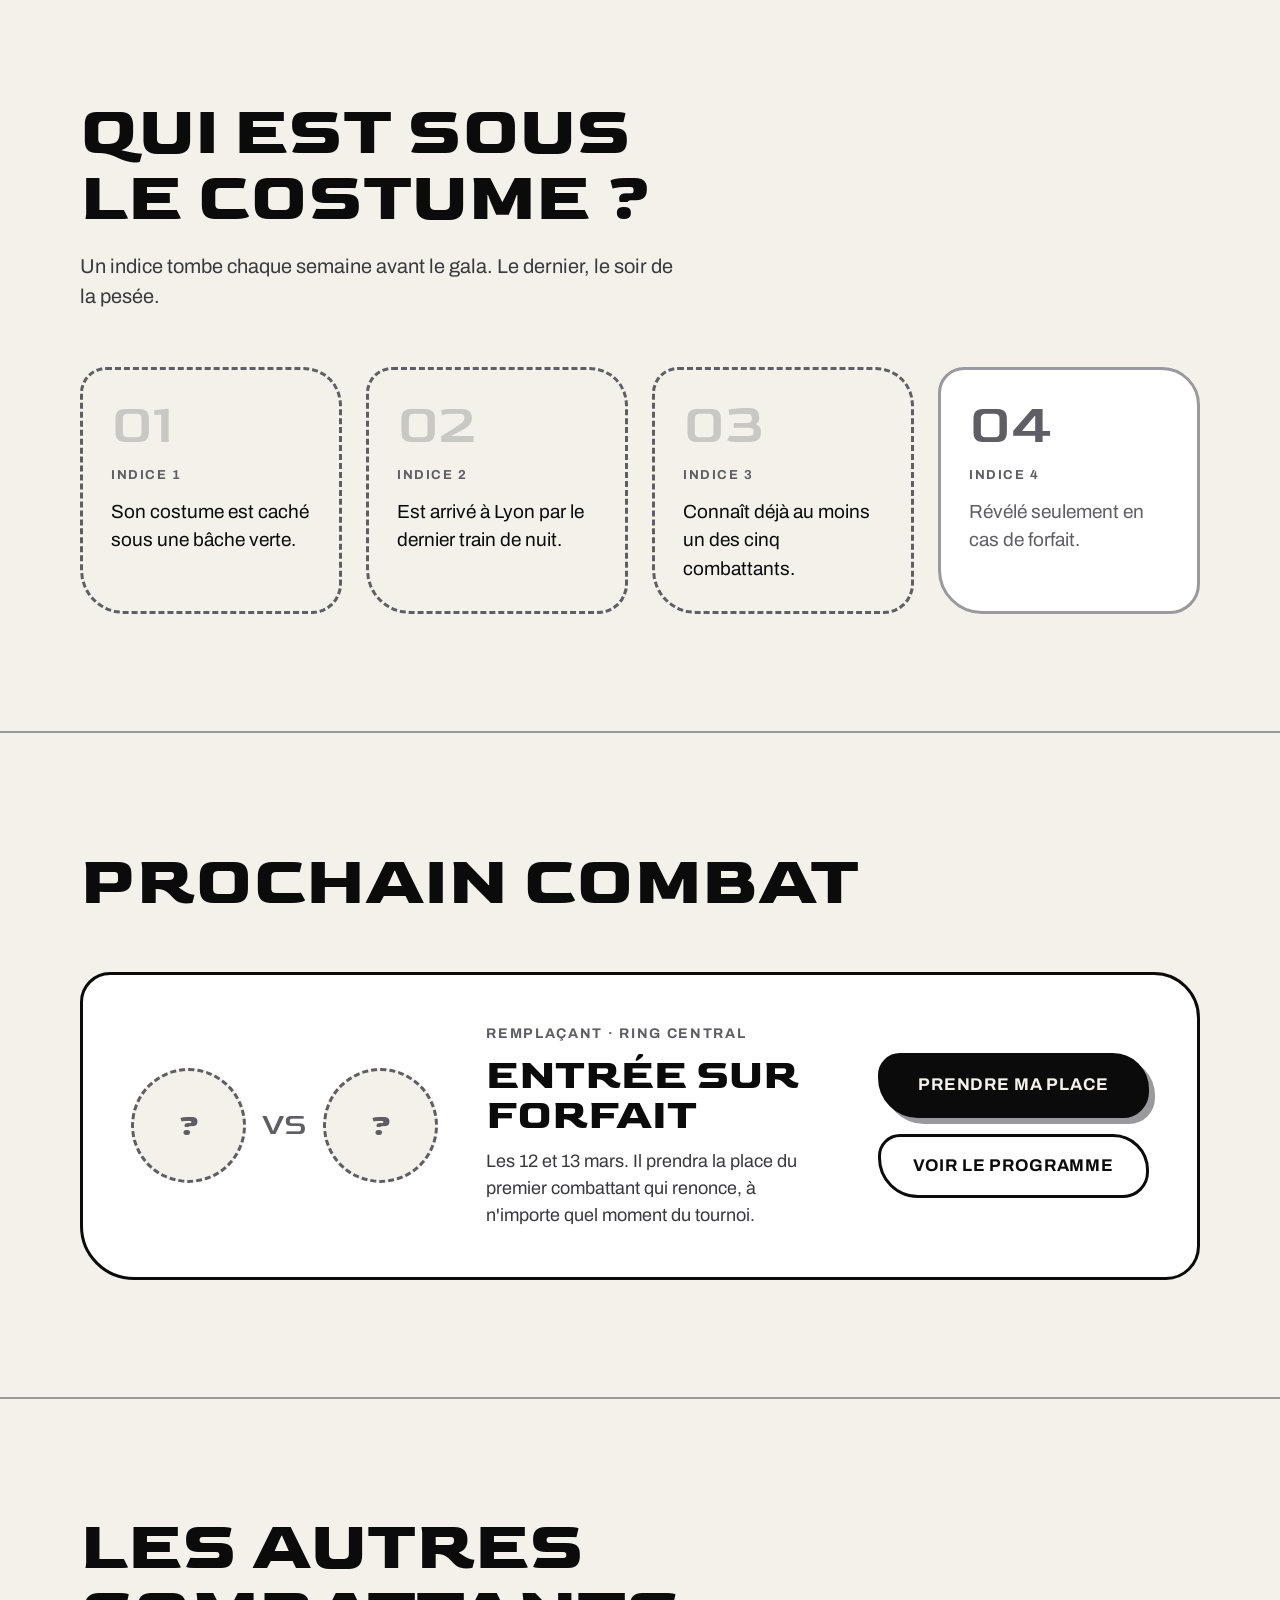
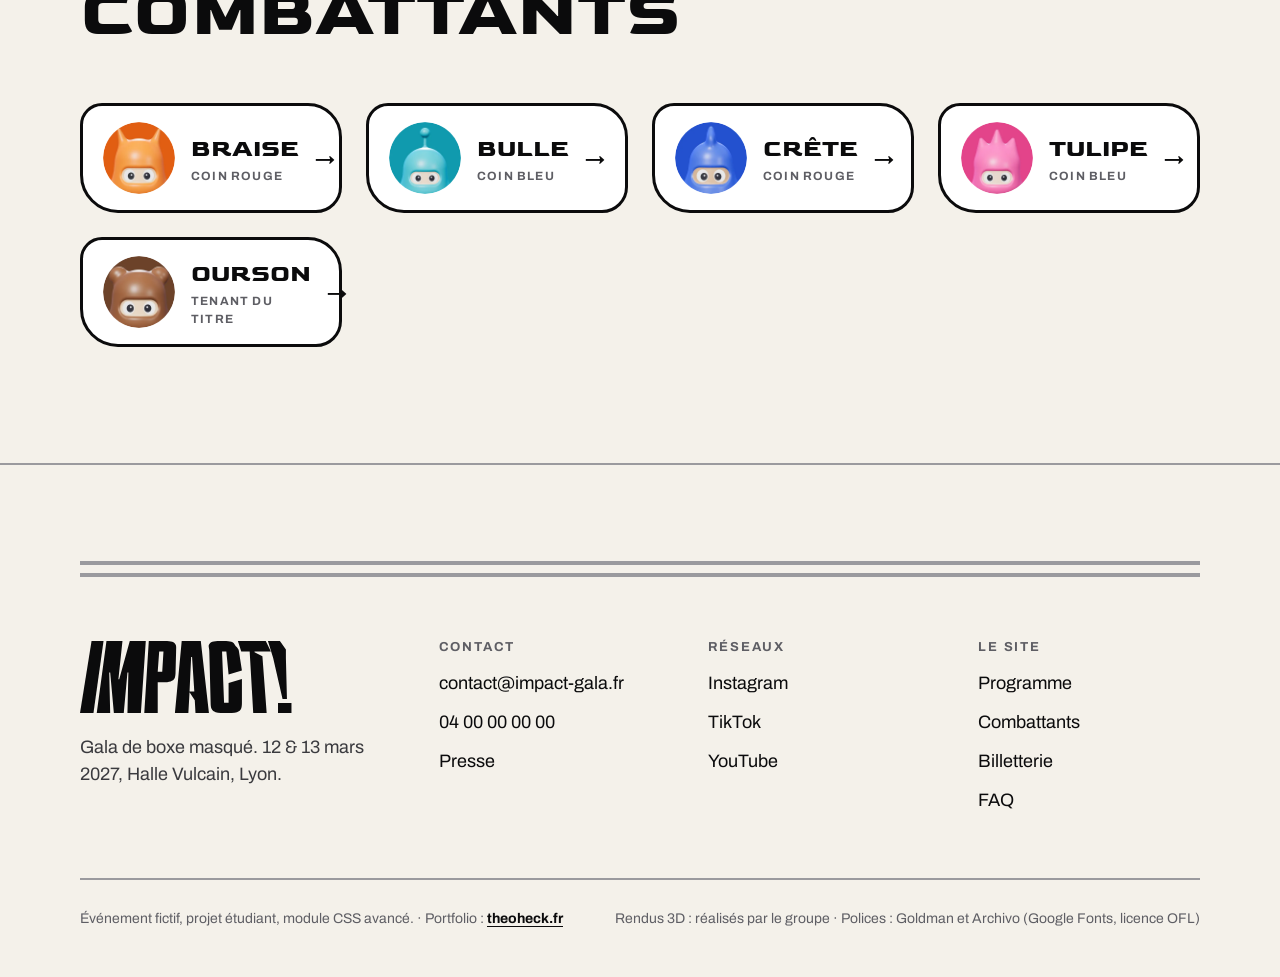
<file: mystere.html>
<!doctype html>
<html lang="fr">
<head>
  <meta charset="utf-8">
  <meta name="viewport" content="width=device-width, initial-scale=1">
  <title>Le challenger mystère, « Le Challenger mystère » — Impact! gala de boxe masqué</title>
  <meta name="description" content="Le challenger mystère du gala Impact! : ce que l&#x27;on sait, et les indices sur son identité.">
  <link rel="preconnect" href="https://fonts.googleapis.com">
  <link rel="preconnect" href="https://fonts.gstatic.com" crossorigin>
  <link rel="stylesheet" href="https://fonts.googleapis.com/css2?family=Archivo:wght@400;700&family=Goldman:wght@400;700&display=swap">
  <link rel="stylesheet" href="css/main.css">
</head>
<body>
  <svg class="u-visually-hidden" aria-hidden="true" focusable="false">
    <symbol id="logo-impact" viewBox="0 0 117.641 40">
      <path d="M6.41144 0.00103068H13.0582L7.46209 39.999H2.01035e-06L6.41144 0.00103068Z"/>
      <path d="M14.6831 0.00103068H23.565L21.305 21.2352H21.7672L27.6236 0.00103068H36.5055L33.7859 39.999H26.3237L26.852 17.4119H26.3237L24.2766 39.999H18.7956L16.7484 17.4119H16.2202L16.7484 39.999H9.28635L14.6831 0.00103068Z"/>
      <path d="M38.1769 0.00103068H47.0588C48.9016 0.00103068 50.2742 0.157884 51.1762 0.471592C52.1564 0.824515 52.8232 1.41272 53.1761 2.23621C53.4896 2.98126 53.3273 4.15767 53.3273 5.76544L53.0296 17.1178C53.0296 18.7256 52.8535 19.902 52.5014 20.647C52.1053 21.4705 51.3568 22.0587 50.2562 22.4116C49.2436 22.7254 47.7028 22.8822 45.6335 22.8822H43.1242V39.999H35.6623L38.1769 0.00103068ZM43.9436 5.76544L43.1242 17.1178H45.6335L46.3208 5.76544H43.9436Z"/>
      <path d="M56.4397 0.00103068H67.0274L71.5519 39.999H64.0896L63.6935 32.8817L60.788 28.4702L60.1275 39.999H52.6655L56.4397 0.00103068ZM61.6774 8.82411L60.788 27.9996H63.4294L62.178 8.82411H61.6774Z"/>
      <path d="M77.6228 0.00103068H79.8579C81.7011 0.00103068 83.0737 0.157884 83.9754 0.471592C84.9559 0.824515 85.6224 1.41272 85.9753 2.23621C86.2891 2.98126 88.2099 4.15767 88.2099 5.76544L89.8527 16.4119L82.4566 18.6471L81.2035 5.76544H78.8262L79.9474 34.2346H82.4566V23.3528L89.8527 21.1176V34.2346C89.8527 35.8424 89.6766 37.0188 89.3242 37.7638C88.9281 38.5873 88.1799 39.1755 87.0791 39.5284C86.0665 39.8422 84.5257 39.999 82.4566 39.999H79.9474C77.8339 39.999 76.2711 39.8422 75.2588 39.5284C74.2021 39.1755 73.4756 38.5873 73.0795 37.7638C72.6833 37.0188 72.4851 35.8424 72.4851 34.2346L71.7575 5.76544C71.7575 4.15767 71.1525 2.98126 71.5054 2.23621C71.8584 1.41272 72.5054 0.824515 73.4465 0.471592C74.3485 0.157884 75.7405 0.00103068 77.6228 0.00103068Z"/>
      <path d="M87.6231 0.00103068H103.093L105.914 5.76544H96.8435V6.17718L101.223 8.47118L103.589 39.999H96.1271L94.1537 5.76544H89.4619L87.6231 0.00103068Z"/>
      <path d="M104.292 0.00103068H110.939L114.259 4.70667V9.41231L114.841 32.1758H112.398L107.19 9.41231L104.292 0.00103068ZM109.888 34.411H117.35V39.999H109.888V34.411Z"/>
    </symbol>
  </svg>

  <a class="skip-link" href="#contenu">Aller au contenu</a>

  <header class="site-header site-header--overlay">
    <a href="index.html" class="site-header__logo"><svg class="logo" viewBox="0 0 117.641 40" aria-hidden="true" focusable="false"><use href="#logo-impact"/></svg><span class="u-visually-hidden">Impact!, accueil</span></a>

    <button class="btn btn--small btn--ghost site-header__menu" type="button" popovertarget="menu-principal">Menu</button>

    <nav class="nav" id="menu-principal" popover aria-label="Navigation principale">
      <ul class="nav__list" role="list">
        <li><a class="nav__link" href="index.html#programme">Programme</a></li>
        <li><a class="nav__link" href="index.html#combattants">Combattants</a></li>
        <li><a class="nav__link" href="index.html#billetterie">Billetterie</a></li>
        <li><a class="nav__link" href="index.html#faq">FAQ</a></li>
      </ul>
      <button class="btn btn--small btn--ghost nav__close" type="button" popovertarget="menu-principal" popovertargetaction="hide">Fermer</button>
    </nav>

    <div class="site-header__actions">
      <label class="theme-switch">
        <input class="theme-switch__input" type="checkbox" id="theme-toggle">
        <span class="theme-switch__label">Thème<span class="u-visually-hidden"> : inverser clair et sombre</span></span>
      </label>
      <a class="btn btn--small site-header__cta" href="index.html#billetterie">Billetterie</a>
    </div>
  </header>

  <main id="contenu">

    <section class="profile profile--mystere" aria-labelledby="profil-titre">
      <p class="profile__crumb label"><a href="index.html#combattants">Combattants</a> / Le challenger mystère</p>
      <div class="profile__heading">
        <h1 class="profile__name" id="profil-titre">???<span class="u-visually-hidden"> : le challenger mystère</span></h1>
        <p class="profile__nick">« Le Challenger mystère »</p>
      </div>
      <span class="profile__media medallion--unknown" role="img" aria-label="Silhouette inconnue">?</span>
      <div class="profile__body">
        <p>Une silhouette, un costume sous une bâche. Il n&#x27;entrera sur le ring que si un combattant déclare forfait. Même l&#x27;organisation ne connaît pas son nom.</p>
        <ul class="tags" role="list">
          <li class="tag tag--filled">Remplaçant</li>
          <li class="tag">Inconnu</li>
          <li class="tag">Si forfait</li>
        </ul>
      </div>
    </section>

    <section class="section" aria-labelledby="fiche-titre">
      <h2 class="section__title" id="fiche-titre">Fiche technique</h2>

      <dl class="stats">
        <div class="stat"><dt>Poids à la pesée</dt><dd>??</dd></div>
        <div class="stat"><dt>Taille</dt><dd>??</dd></div>
        <div class="stat"><dt>Allonge</dt><dd>??</dd></div>
        <div class="stat"><dt>Palmarès</dt><dd>??</dd></div>
        <div class="stat"><dt>Combats officiels</dt><dd>0</dd></div>
      </dl>

      <div class="duo">
        <article class="signature" aria-labelledby="signature-titre">
          <p class="signature__kicker label">Coup signature</p>
          <h3 class="signature__title" id="signature-titre">Le secret</h3>
          <p>Personne ne l&#x27;a jamais vu boxer. Les rares témoins de ses entraînements parlent d&#x27;un gaucher, d&#x27;autres jurent le contraire. Il faudra un forfait pour le savoir.</p>
          <dl class="signature__figures">
            <div><dt>combats officiels</dt><dd>0</dd></div>
            <div><dt>témoins</dt><dd>3</dd></div>
            <div><dt>versions</dt><dd>3</dd></div>
          </dl>
        </article>

        <div class="history">
          <h3 class="history__title label">Derniers combats</h3>
          <p class="history__empty">Aucun combat officiel. Il n'est jamais monté sur le ring d'Impact!.</p>
        </div>
      </div>
    </section>

    <section class="section" id="indices" aria-labelledby="indices-titre">
      <div class="section__intro">
        <h2 class="section__title" id="indices-titre">Qui est sous le costume ?</h2>
        <p class="section__lead">Un indice tombe chaque semaine avant le gala. Le dernier, le soir de la pesée.</p>
      </div>
      <ol class="clues" role="list">
        <li class="clue">
          <span class="clue__number" aria-hidden="true">01</span>
          <span class="clue__label">Indice 1</span>
          <p>Son costume est caché sous une bâche verte.</p>
        </li>
        <li class="clue">
          <span class="clue__number" aria-hidden="true">02</span>
          <span class="clue__label">Indice 2</span>
          <p>Est arrivé à Lyon par le dernier train de nuit.</p>
        </li>
        <li class="clue">
          <span class="clue__number" aria-hidden="true">03</span>
          <span class="clue__label">Indice 3</span>
          <p>Connaît déjà au moins un des cinq combattants.</p>
        </li>
        <li class="clue clue--locked">
          <span class="clue__number" aria-hidden="true">04</span>
          <span class="clue__label">Indice 4</span>
          <p>Révélé seulement en cas de forfait.</p>
        </li>
      </ol>
    </section>

    <section class="section" aria-labelledby="prochain-titre">
      <h2 class="section__title" id="prochain-titre">Prochain combat</h2>
      <article class="next-fight" aria-labelledby="duel-titre">
        <p class="next-fight__duel">
          <span class="next-fight__fighter medallion--unknown" role="img" aria-label="Silhouette inconnue">?</span>
          <span class="next-fight__vs">VS</span>
          <span class="next-fight__fighter medallion--unknown" role="img" aria-label="Combattant forfait">?</span>
        </p>
        <div class="next-fight__infos">
          <p class="next-fight__kicker label">Remplaçant · Ring central</p>
          <h3 class="next-fight__title" id="duel-titre">Entrée sur forfait</h3>
          <p><time datetime="2027-03-12">Les 12 et 13 mars</time>. Il prendra la place du premier combattant qui renonce, à n&#x27;importe quel moment du tournoi.</p>
        </div>
        <div class="next-fight__actions">
          <a class="btn" href="index.html#billetterie">Prendre ma place</a>
          <a class="btn btn--ghost" href="index.html#programme">Voir le programme</a>
        </div>
      </article>
    </section>

    <section class="section" aria-labelledby="autres-titre">
      <h2 class="section__title" id="autres-titre">Les autres combattants</h2>
      <ul class="others" role="list">
        <li class="others__item">
          <a class="mini" href="braise.html">
            <img class="mini__avatar" src="img/braise.webp" width="72" height="72" alt="">
            <span><span class="mini__name">Braise</span><span class="mini__role">Coin rouge</span></span>
          </a>
        </li>
        <li class="others__item">
          <a class="mini" href="bulle.html">
            <img class="mini__avatar" src="img/bulle.webp" width="72" height="72" alt="">
            <span><span class="mini__name">Bulle</span><span class="mini__role">Coin bleu</span></span>
          </a>
        </li>
        <li class="others__item">
          <a class="mini" href="crete.html">
            <img class="mini__avatar" src="img/crete.webp" width="72" height="72" alt="">
            <span><span class="mini__name">Crête</span><span class="mini__role">Coin rouge</span></span>
          </a>
        </li>
        <li class="others__item">
          <a class="mini" href="tulipe.html">
            <img class="mini__avatar" src="img/tulipe.webp" width="72" height="72" alt="">
            <span><span class="mini__name">Tulipe</span><span class="mini__role">Coin bleu</span></span>
          </a>
        </li>
        <li class="others__item">
          <a class="mini" href="ourson.html">
            <img class="mini__avatar" src="img/ourson.webp" width="72" height="72" alt="">
            <span><span class="mini__name">Ourson</span><span class="mini__role">Tenant du titre</span></span>
          </a>
        </li>
      </ul>
    </section>

  </main>

  <footer class="site-footer">
    <div class="site-footer__ropes" aria-hidden="true"></div>
    <div class="site-footer__grid">
      <div class="site-footer__brand">
        <svg class="logo logo--footer" viewBox="0 0 117.641 40" aria-hidden="true" focusable="false"><use href="#logo-impact"/></svg>
        <p>Gala de boxe masqué. 12 &amp; 13 mars 2027, Halle Vulcain, Lyon.</p>
      </div>
      <div class="site-footer__col">
        <h2 class="site-footer__heading">Contact</h2>
        <ul class="site-footer__links" role="list">
          <li><a href="mailto:contact@impact-gala.fr">contact@impact-gala.fr</a></li>
          <li><a href="tel:+33400000000">04 00 00 00 00</a></li>
          <li><a href="mailto:presse@impact-gala.fr">Presse</a></li>
        </ul>
      </div>
      <div class="site-footer__col">
        <h2 class="site-footer__heading">Réseaux</h2>
        <ul class="site-footer__links" role="list">
          <li><a href="https://www.instagram.com/">Instagram <span class="u-visually-hidden">(compte fictif)</span></a></li>
          <li><a href="https://www.tiktok.com/">TikTok <span class="u-visually-hidden">(compte fictif)</span></a></li>
          <li><a href="https://www.youtube.com/">YouTube <span class="u-visually-hidden">(compte fictif)</span></a></li>
        </ul>
      </div>
      <nav class="site-footer__col" aria-labelledby="footer-site">
        <h2 class="site-footer__heading" id="footer-site">Le site</h2>
        <ul class="site-footer__links" role="list">
          <li><a href="index.html#programme">Programme</a></li>
          <li><a href="index.html#combattants">Combattants</a></li>
          <li><a href="index.html#billetterie">Billetterie</a></li>
          <li><a href="index.html#faq">FAQ</a></li>
        </ul>
      </nav>
    </div>
    <div class="site-footer__legal">
      <p>Événement fictif, projet étudiant, module CSS avancé. · Portfolio : <a href="https://theoheck.fr">theoheck.fr</a></p>
      <p>Rendus 3D : réalisés par le groupe · Polices : Goldman et Archivo (Google Fonts, licence OFL)</p>
    </div>
  </footer>

  <script src="js/main.js" defer></script>
</body>
</html>
</file>
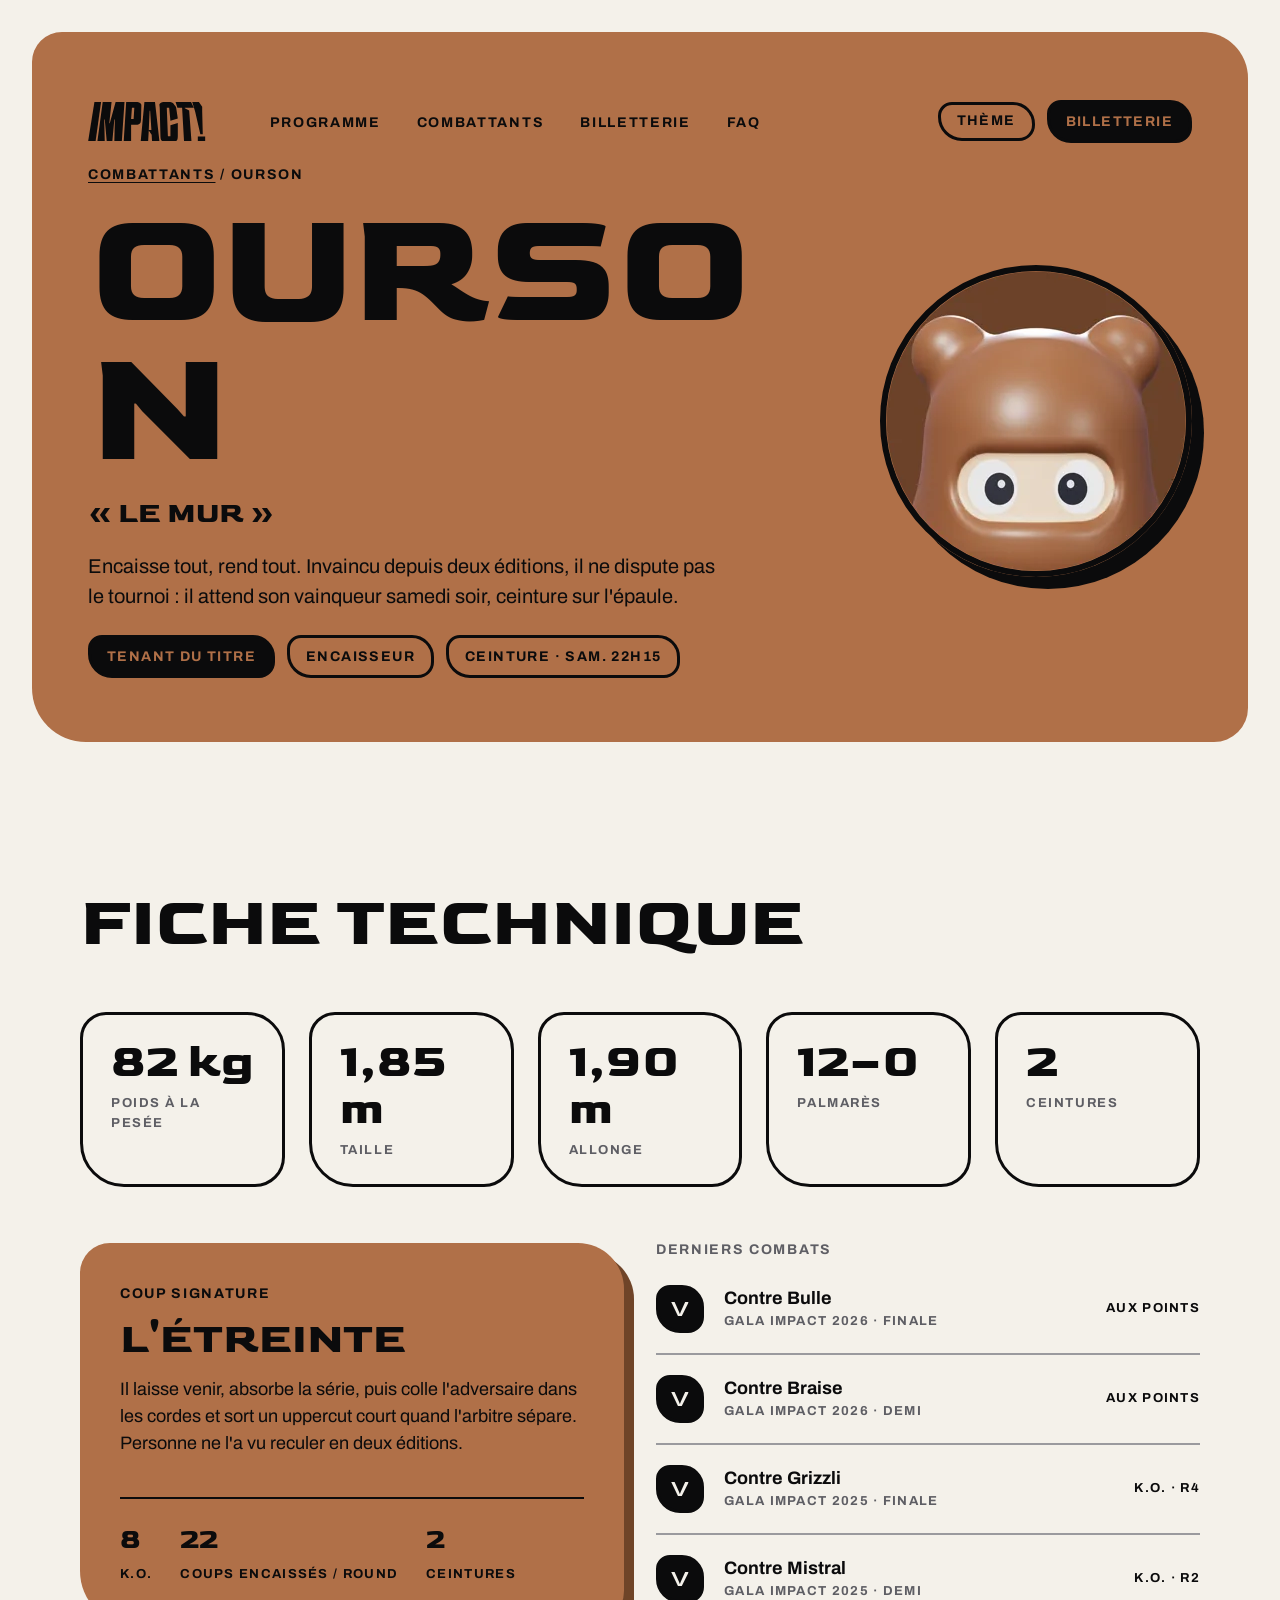
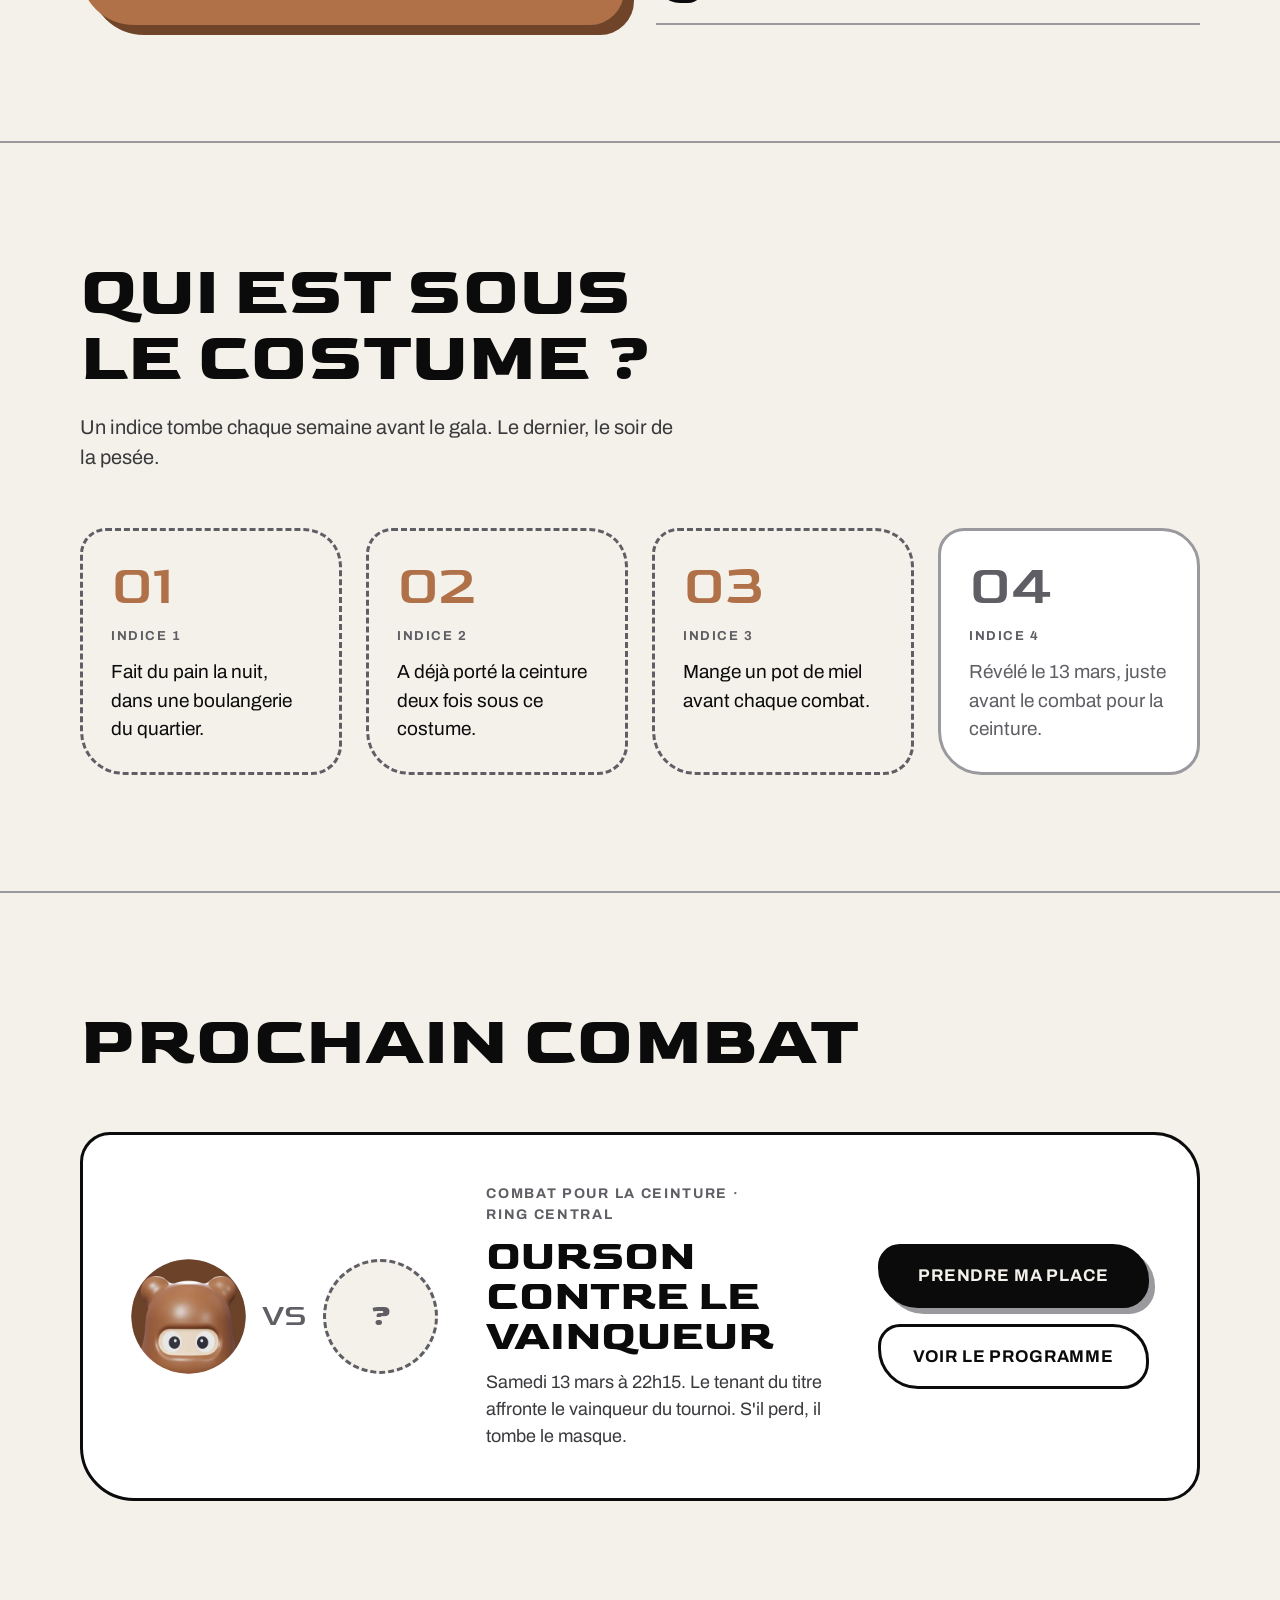
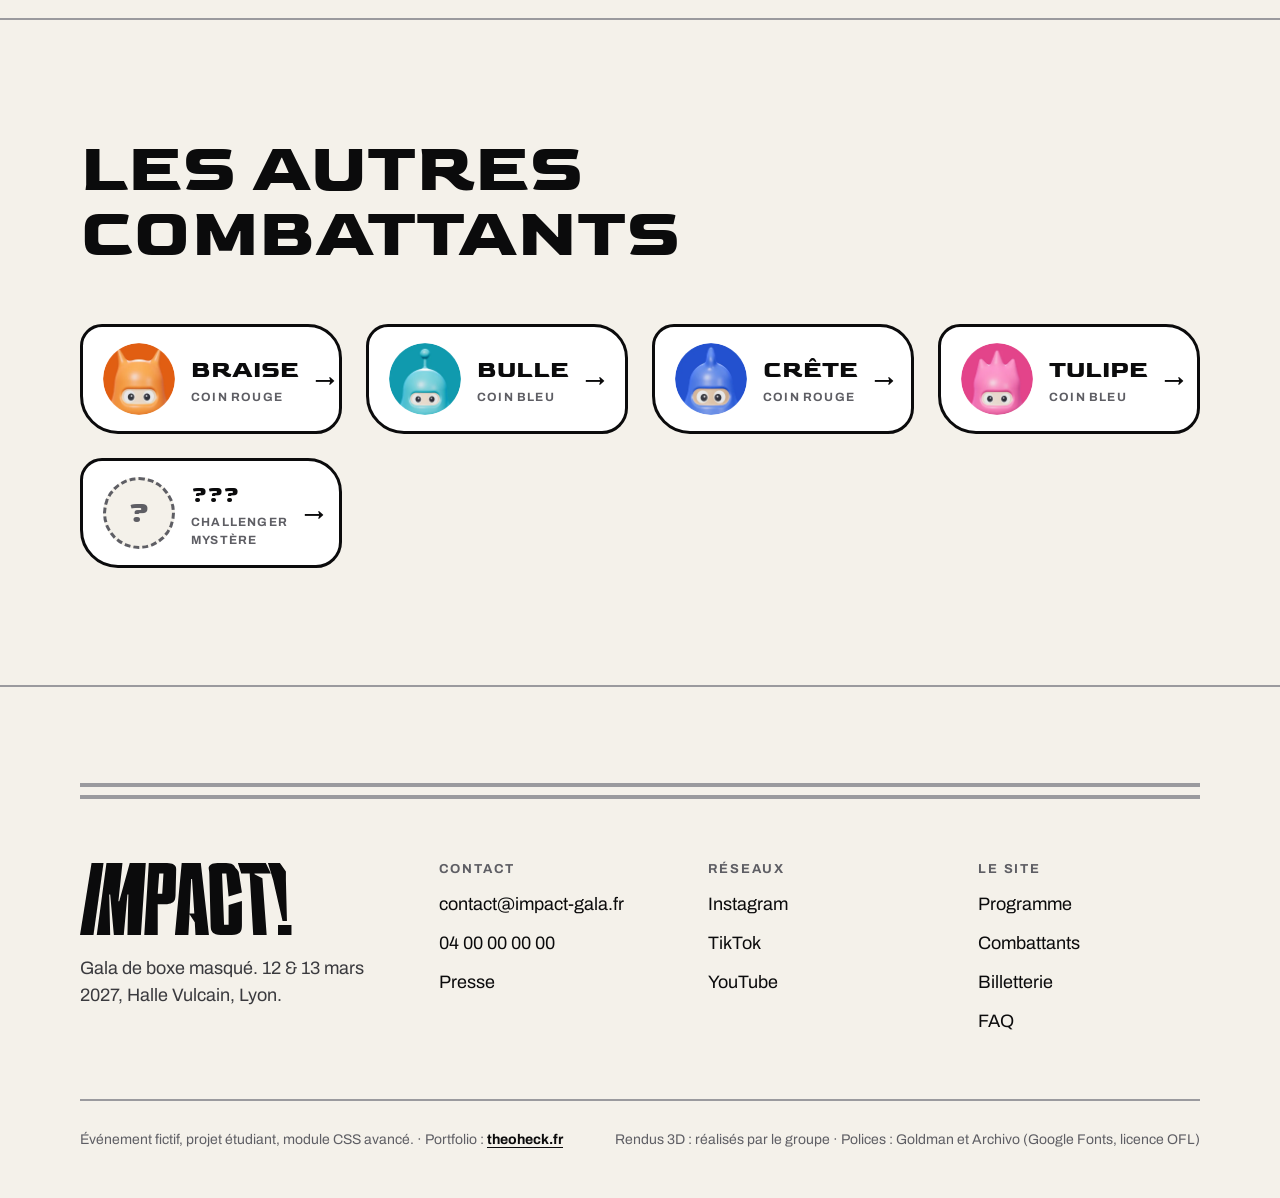
<file: ourson.html>
<!doctype html>
<html lang="fr">
<head>
  <meta charset="utf-8">
  <meta name="viewport" content="width=device-width, initial-scale=1">
  <title>Ourson, « Le Mur » — Impact! gala de boxe masqué</title>
  <meta name="description" content="Fiche d&#x27;Ourson, tenant du titre du gala Impact! : fiche technique, coup signature, derniers combats et indices sur son identité.">
  <link rel="preconnect" href="https://fonts.googleapis.com">
  <link rel="preconnect" href="https://fonts.gstatic.com" crossorigin>
  <link rel="stylesheet" href="https://fonts.googleapis.com/css2?family=Archivo:wght@400;700&family=Goldman:wght@400;700&display=swap">
  <link rel="stylesheet" href="css/main.css">
</head>
<body>
  <svg class="u-visually-hidden" aria-hidden="true" focusable="false">
    <symbol id="logo-impact" viewBox="0 0 117.641 40">
      <path d="M6.41144 0.00103068H13.0582L7.46209 39.999H2.01035e-06L6.41144 0.00103068Z"/>
      <path d="M14.6831 0.00103068H23.565L21.305 21.2352H21.7672L27.6236 0.00103068H36.5055L33.7859 39.999H26.3237L26.852 17.4119H26.3237L24.2766 39.999H18.7956L16.7484 17.4119H16.2202L16.7484 39.999H9.28635L14.6831 0.00103068Z"/>
      <path d="M38.1769 0.00103068H47.0588C48.9016 0.00103068 50.2742 0.157884 51.1762 0.471592C52.1564 0.824515 52.8232 1.41272 53.1761 2.23621C53.4896 2.98126 53.3273 4.15767 53.3273 5.76544L53.0296 17.1178C53.0296 18.7256 52.8535 19.902 52.5014 20.647C52.1053 21.4705 51.3568 22.0587 50.2562 22.4116C49.2436 22.7254 47.7028 22.8822 45.6335 22.8822H43.1242V39.999H35.6623L38.1769 0.00103068ZM43.9436 5.76544L43.1242 17.1178H45.6335L46.3208 5.76544H43.9436Z"/>
      <path d="M56.4397 0.00103068H67.0274L71.5519 39.999H64.0896L63.6935 32.8817L60.788 28.4702L60.1275 39.999H52.6655L56.4397 0.00103068ZM61.6774 8.82411L60.788 27.9996H63.4294L62.178 8.82411H61.6774Z"/>
      <path d="M77.6228 0.00103068H79.8579C81.7011 0.00103068 83.0737 0.157884 83.9754 0.471592C84.9559 0.824515 85.6224 1.41272 85.9753 2.23621C86.2891 2.98126 88.2099 4.15767 88.2099 5.76544L89.8527 16.4119L82.4566 18.6471L81.2035 5.76544H78.8262L79.9474 34.2346H82.4566V23.3528L89.8527 21.1176V34.2346C89.8527 35.8424 89.6766 37.0188 89.3242 37.7638C88.9281 38.5873 88.1799 39.1755 87.0791 39.5284C86.0665 39.8422 84.5257 39.999 82.4566 39.999H79.9474C77.8339 39.999 76.2711 39.8422 75.2588 39.5284C74.2021 39.1755 73.4756 38.5873 73.0795 37.7638C72.6833 37.0188 72.4851 35.8424 72.4851 34.2346L71.7575 5.76544C71.7575 4.15767 71.1525 2.98126 71.5054 2.23621C71.8584 1.41272 72.5054 0.824515 73.4465 0.471592C74.3485 0.157884 75.7405 0.00103068 77.6228 0.00103068Z"/>
      <path d="M87.6231 0.00103068H103.093L105.914 5.76544H96.8435V6.17718L101.223 8.47118L103.589 39.999H96.1271L94.1537 5.76544H89.4619L87.6231 0.00103068Z"/>
      <path d="M104.292 0.00103068H110.939L114.259 4.70667V9.41231L114.841 32.1758H112.398L107.19 9.41231L104.292 0.00103068ZM109.888 34.411H117.35V39.999H109.888V34.411Z"/>
    </symbol>
  </svg>

  <a class="skip-link" href="#contenu">Aller au contenu</a>

  <header class="site-header site-header--overlay">
    <a href="index.html" class="site-header__logo"><svg class="logo" viewBox="0 0 117.641 40" aria-hidden="true" focusable="false"><use href="#logo-impact"/></svg><span class="u-visually-hidden">Impact!, accueil</span></a>

    <button class="btn btn--small btn--ghost site-header__menu" type="button" popovertarget="menu-principal">Menu</button>

    <nav class="nav" id="menu-principal" popover aria-label="Navigation principale">
      <ul class="nav__list" role="list">
        <li><a class="nav__link" href="index.html#programme">Programme</a></li>
        <li><a class="nav__link" href="index.html#combattants">Combattants</a></li>
        <li><a class="nav__link" href="index.html#billetterie">Billetterie</a></li>
        <li><a class="nav__link" href="index.html#faq">FAQ</a></li>
      </ul>
      <button class="btn btn--small btn--ghost nav__close" type="button" popovertarget="menu-principal" popovertargetaction="hide">Fermer</button>
    </nav>

    <div class="site-header__actions">
      <label class="theme-switch">
        <input class="theme-switch__input" type="checkbox" id="theme-toggle">
        <span class="theme-switch__label">Thème<span class="u-visually-hidden"> : inverser clair et sombre</span></span>
      </label>
      <a class="btn btn--small site-header__cta" href="index.html#billetterie">Billetterie</a>
    </div>
  </header>

  <main id="contenu">

    <section class="profile profile--ourson" aria-labelledby="profil-titre">
      <p class="profile__crumb label"><a href="index.html#combattants">Combattants</a> / Ourson</p>
      <div class="profile__heading">
        <h1 class="profile__name" id="profil-titre">Ourson</h1>
        <p class="profile__nick">« Le Mur »</p>
      </div>
      <img class="profile__media profile__media--ourson" src="img/ourson.webp" width="400" height="400" alt="Ourson, costume marron à oreilles rondes, gros yeux ronds dans l&#x27;ouverture du masque">
      <div class="profile__body">
        <p>Encaisse tout, rend tout. Invaincu depuis deux éditions, il ne dispute pas le tournoi : il attend son vainqueur samedi soir, ceinture sur l&#x27;épaule.</p>
        <ul class="tags" role="list">
          <li class="tag tag--filled">Tenant du titre</li>
          <li class="tag">Encaisseur</li>
          <li class="tag">Ceinture · sam. 22h15</li>
        </ul>
      </div>
    </section>

    <section class="section" aria-labelledby="fiche-titre">
      <h2 class="section__title" id="fiche-titre">Fiche technique</h2>

      <dl class="stats">
        <div class="stat"><dt>Poids à la pesée</dt><dd>82 kg</dd></div>
        <div class="stat"><dt>Taille</dt><dd>1,85 m</dd></div>
        <div class="stat"><dt>Allonge</dt><dd>1,90 m</dd></div>
        <div class="stat"><dt>Palmarès</dt><dd>12–0</dd></div>
        <div class="stat"><dt>Ceintures</dt><dd>2</dd></div>
      </dl>

      <div class="duo">
        <article class="signature" aria-labelledby="signature-titre">
          <p class="signature__kicker label">Coup signature</p>
          <h3 class="signature__title" id="signature-titre">L&#x27;étreinte</h3>
          <p>Il laisse venir, absorbe la série, puis colle l&#x27;adversaire dans les cordes et sort un uppercut court quand l&#x27;arbitre sépare. Personne ne l&#x27;a vu reculer en deux éditions.</p>
          <dl class="signature__figures">
            <div><dt>K.O.</dt><dd>8</dd></div>
            <div><dt>coups encaissés / round</dt><dd>22</dd></div>
            <div><dt>ceintures</dt><dd>2</dd></div>
          </dl>
        </article>

        <div class="history">
          <h3 class="history__title label">Derniers combats</h3>
          <ol class="bouts" role="list">
            <li class="bout">
              <span class="bout__result bout__result--win" role="img" aria-label="Victoire">V</span>
              <div>
                <p class="bout__opponent">Contre Bulle</p>
                <p class="bout__event">Gala Impact 2026 · finale</p>
              </div>
              <p class="bout__outcome">Aux points</p>
            </li>
            <li class="bout">
              <span class="bout__result bout__result--win" role="img" aria-label="Victoire">V</span>
              <div>
                <p class="bout__opponent">Contre Braise</p>
                <p class="bout__event">Gala Impact 2026 · demi</p>
              </div>
              <p class="bout__outcome">Aux points</p>
            </li>
            <li class="bout">
              <span class="bout__result bout__result--win" role="img" aria-label="Victoire">V</span>
              <div>
                <p class="bout__opponent">Contre Grizzli</p>
                <p class="bout__event">Gala Impact 2025 · finale</p>
              </div>
              <p class="bout__outcome">K.O. · R4</p>
            </li>
            <li class="bout">
              <span class="bout__result bout__result--win" role="img" aria-label="Victoire">V</span>
              <div>
                <p class="bout__opponent">Contre Mistral</p>
                <p class="bout__event">Gala Impact 2025 · demi</p>
              </div>
              <p class="bout__outcome">K.O. · R2</p>
            </li>
          </ol>
        </div>
      </div>
    </section>

    <section class="section" id="indices" aria-labelledby="indices-titre">
      <div class="section__intro">
        <h2 class="section__title" id="indices-titre">Qui est sous le costume ?</h2>
        <p class="section__lead">Un indice tombe chaque semaine avant le gala. Le dernier, le soir de la pesée.</p>
      </div>
      <ol class="clues" role="list">
        <li class="clue">
          <span class="clue__number" aria-hidden="true">01</span>
          <span class="clue__label">Indice 1</span>
          <p>Fait du pain la nuit, dans une boulangerie du quartier.</p>
        </li>
        <li class="clue">
          <span class="clue__number" aria-hidden="true">02</span>
          <span class="clue__label">Indice 2</span>
          <p>A déjà porté la ceinture deux fois sous ce costume.</p>
        </li>
        <li class="clue">
          <span class="clue__number" aria-hidden="true">03</span>
          <span class="clue__label">Indice 3</span>
          <p>Mange un pot de miel avant chaque combat.</p>
        </li>
        <li class="clue clue--locked">
          <span class="clue__number" aria-hidden="true">04</span>
          <span class="clue__label">Indice 4</span>
          <p>Révélé le 13 mars, juste avant le combat pour la ceinture.</p>
        </li>
      </ol>
    </section>

    <section class="section" aria-labelledby="prochain-titre">
      <h2 class="section__title" id="prochain-titre">Prochain combat</h2>
      <article class="next-fight" aria-labelledby="duel-titre">
        <p class="next-fight__duel">
          <img class="next-fight__fighter" src="img/ourson.webp" width="120" height="120" alt="Ourson">
          <span class="next-fight__vs">VS</span>
          <span class="next-fight__fighter medallion--unknown" role="img" aria-label="Vainqueur du tournoi">?</span>
        </p>
        <div class="next-fight__infos">
          <p class="next-fight__kicker label">Combat pour la ceinture · Ring central</p>
          <h3 class="next-fight__title" id="duel-titre">Ourson contre le vainqueur</h3>
          <p><time datetime="2027-03-13T22:15">Samedi 13 mars à 22h15</time>. Le tenant du titre affronte le vainqueur du tournoi. S&#x27;il perd, il tombe le masque.</p>
        </div>
        <div class="next-fight__actions">
          <a class="btn" href="index.html#billetterie">Prendre ma place</a>
          <a class="btn btn--ghost" href="index.html#programme">Voir le programme</a>
        </div>
      </article>
    </section>

    <section class="section" aria-labelledby="autres-titre">
      <h2 class="section__title" id="autres-titre">Les autres combattants</h2>
      <ul class="others" role="list">
        <li class="others__item">
          <a class="mini" href="braise.html">
            <img class="mini__avatar" src="img/braise.webp" width="72" height="72" alt="">
            <span><span class="mini__name">Braise</span><span class="mini__role">Coin rouge</span></span>
          </a>
        </li>
        <li class="others__item">
          <a class="mini" href="bulle.html">
            <img class="mini__avatar" src="img/bulle.webp" width="72" height="72" alt="">
            <span><span class="mini__name">Bulle</span><span class="mini__role">Coin bleu</span></span>
          </a>
        </li>
        <li class="others__item">
          <a class="mini" href="crete.html">
            <img class="mini__avatar" src="img/crete.webp" width="72" height="72" alt="">
            <span><span class="mini__name">Crête</span><span class="mini__role">Coin rouge</span></span>
          </a>
        </li>
        <li class="others__item">
          <a class="mini" href="tulipe.html">
            <img class="mini__avatar" src="img/tulipe.webp" width="72" height="72" alt="">
            <span><span class="mini__name">Tulipe</span><span class="mini__role">Coin bleu</span></span>
          </a>
        </li>
        <li class="others__item">
          <a class="mini" href="mystere.html">
            <span class="mini__avatar medallion--unknown" aria-hidden="true">?</span>
            <span><span class="mini__name">???</span><span class="mini__role">Challenger mystère</span></span>
          </a>
        </li>
      </ul>
    </section>

  </main>

  <footer class="site-footer">
    <div class="site-footer__ropes" aria-hidden="true"></div>
    <div class="site-footer__grid">
      <div class="site-footer__brand">
        <svg class="logo logo--footer" viewBox="0 0 117.641 40" aria-hidden="true" focusable="false"><use href="#logo-impact"/></svg>
        <p>Gala de boxe masqué. 12 &amp; 13 mars 2027, Halle Vulcain, Lyon.</p>
      </div>
      <div class="site-footer__col">
        <h2 class="site-footer__heading">Contact</h2>
        <ul class="site-footer__links" role="list">
          <li><a href="mailto:contact@impact-gala.fr">contact@impact-gala.fr</a></li>
          <li><a href="tel:+33400000000">04 00 00 00 00</a></li>
          <li><a href="mailto:presse@impact-gala.fr">Presse</a></li>
        </ul>
      </div>
      <div class="site-footer__col">
        <h2 class="site-footer__heading">Réseaux</h2>
        <ul class="site-footer__links" role="list">
          <li><a href="https://www.instagram.com/">Instagram <span class="u-visually-hidden">(compte fictif)</span></a></li>
          <li><a href="https://www.tiktok.com/">TikTok <span class="u-visually-hidden">(compte fictif)</span></a></li>
          <li><a href="https://www.youtube.com/">YouTube <span class="u-visually-hidden">(compte fictif)</span></a></li>
        </ul>
      </div>
      <nav class="site-footer__col" aria-labelledby="footer-site">
        <h2 class="site-footer__heading" id="footer-site">Le site</h2>
        <ul class="site-footer__links" role="list">
          <li><a href="index.html#programme">Programme</a></li>
          <li><a href="index.html#combattants">Combattants</a></li>
          <li><a href="index.html#billetterie">Billetterie</a></li>
          <li><a href="index.html#faq">FAQ</a></li>
        </ul>
      </nav>
    </div>
    <div class="site-footer__legal">
      <p>Événement fictif, projet étudiant, module CSS avancé. · Portfolio : <a href="https://theoheck.fr">theoheck.fr</a></p>
      <p>Rendus 3D : réalisés par le groupe · Polices : Goldman et Archivo (Google Fonts, licence OFL)</p>
    </div>
  </footer>

  <script src="js/main.js" defer></script>
</body>
</html>
</file>
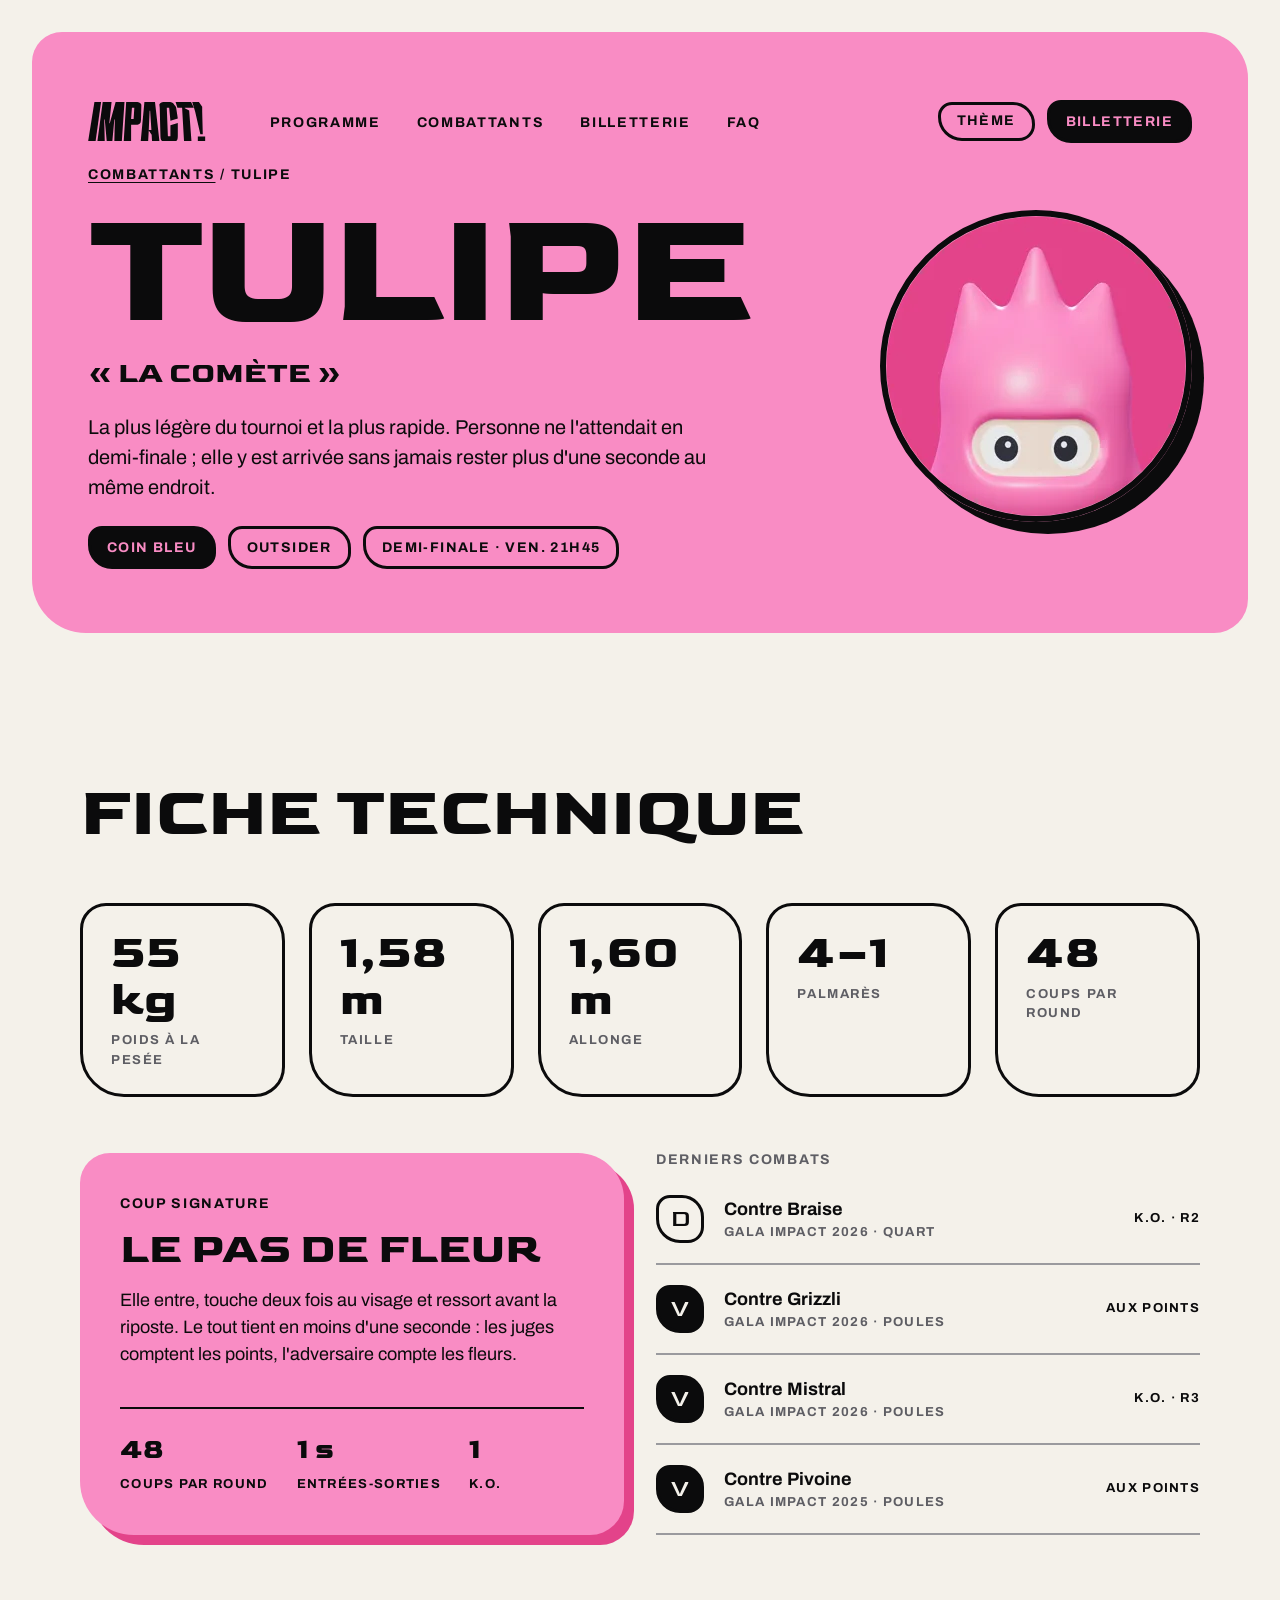
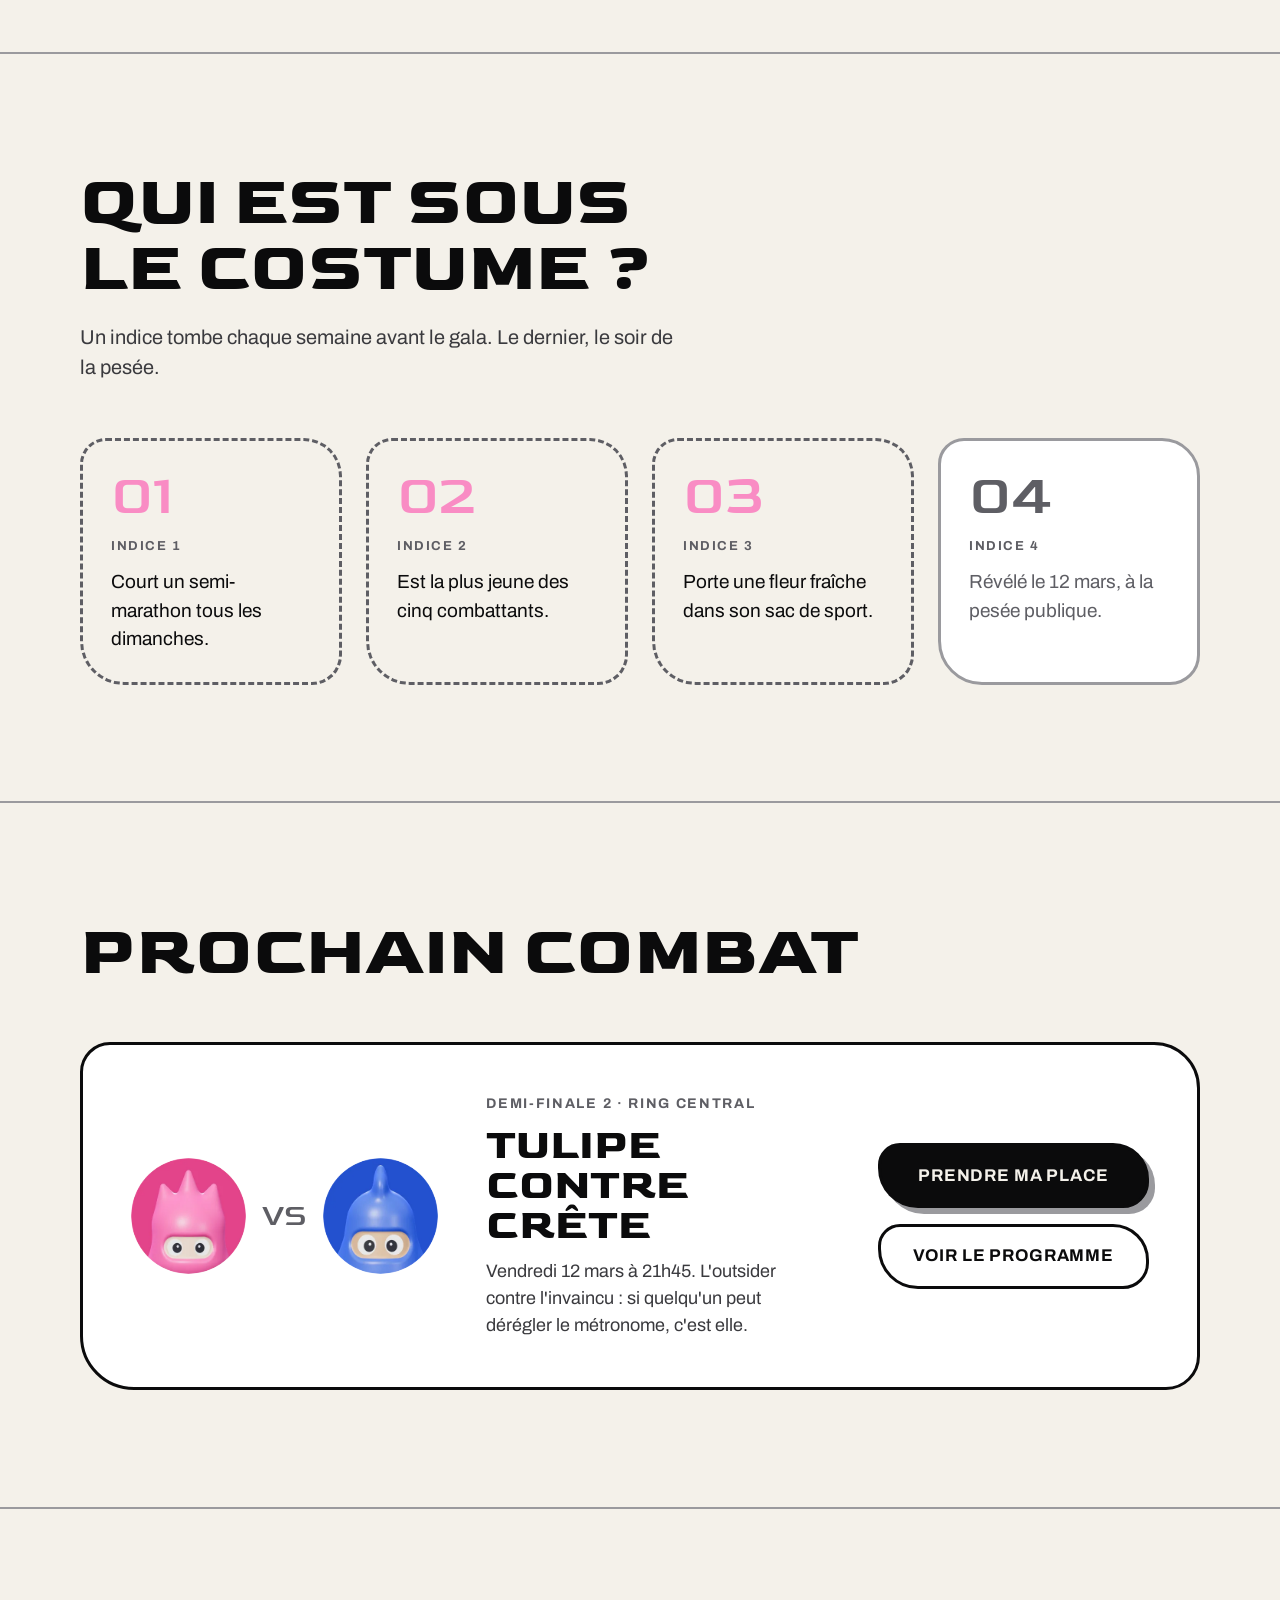
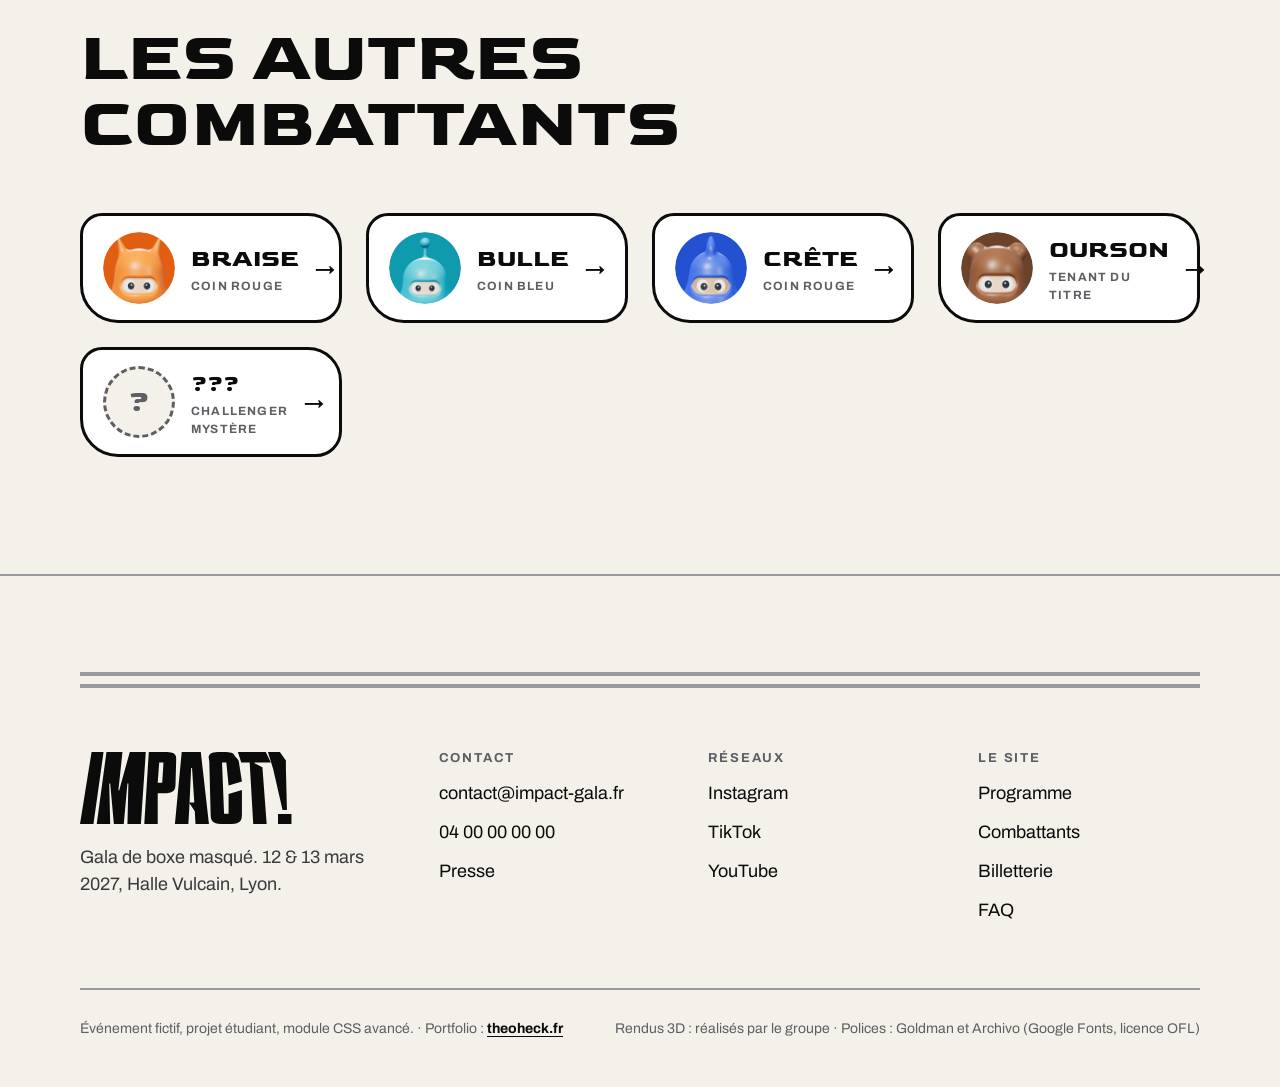
<file: tulipe.html>
<!doctype html>
<html lang="fr">
<head>
  <meta charset="utf-8">
  <meta name="viewport" content="width=device-width, initial-scale=1">
  <title>Tulipe, « La Comète » — Impact! gala de boxe masqué</title>
  <meta name="description" content="Fiche de Tulipe, combattante masquée du gala Impact! : fiche technique, coup signature, derniers combats et indices sur son identité.">
  <link rel="preconnect" href="https://fonts.googleapis.com">
  <link rel="preconnect" href="https://fonts.gstatic.com" crossorigin>
  <link rel="stylesheet" href="https://fonts.googleapis.com/css2?family=Archivo:wght@400;700&family=Goldman:wght@400;700&display=swap">
  <link rel="stylesheet" href="css/main.css">
</head>
<body>
  <svg class="u-visually-hidden" aria-hidden="true" focusable="false">
    <symbol id="logo-impact" viewBox="0 0 117.641 40">
      <path d="M6.41144 0.00103068H13.0582L7.46209 39.999H2.01035e-06L6.41144 0.00103068Z"/>
      <path d="M14.6831 0.00103068H23.565L21.305 21.2352H21.7672L27.6236 0.00103068H36.5055L33.7859 39.999H26.3237L26.852 17.4119H26.3237L24.2766 39.999H18.7956L16.7484 17.4119H16.2202L16.7484 39.999H9.28635L14.6831 0.00103068Z"/>
      <path d="M38.1769 0.00103068H47.0588C48.9016 0.00103068 50.2742 0.157884 51.1762 0.471592C52.1564 0.824515 52.8232 1.41272 53.1761 2.23621C53.4896 2.98126 53.3273 4.15767 53.3273 5.76544L53.0296 17.1178C53.0296 18.7256 52.8535 19.902 52.5014 20.647C52.1053 21.4705 51.3568 22.0587 50.2562 22.4116C49.2436 22.7254 47.7028 22.8822 45.6335 22.8822H43.1242V39.999H35.6623L38.1769 0.00103068ZM43.9436 5.76544L43.1242 17.1178H45.6335L46.3208 5.76544H43.9436Z"/>
      <path d="M56.4397 0.00103068H67.0274L71.5519 39.999H64.0896L63.6935 32.8817L60.788 28.4702L60.1275 39.999H52.6655L56.4397 0.00103068ZM61.6774 8.82411L60.788 27.9996H63.4294L62.178 8.82411H61.6774Z"/>
      <path d="M77.6228 0.00103068H79.8579C81.7011 0.00103068 83.0737 0.157884 83.9754 0.471592C84.9559 0.824515 85.6224 1.41272 85.9753 2.23621C86.2891 2.98126 88.2099 4.15767 88.2099 5.76544L89.8527 16.4119L82.4566 18.6471L81.2035 5.76544H78.8262L79.9474 34.2346H82.4566V23.3528L89.8527 21.1176V34.2346C89.8527 35.8424 89.6766 37.0188 89.3242 37.7638C88.9281 38.5873 88.1799 39.1755 87.0791 39.5284C86.0665 39.8422 84.5257 39.999 82.4566 39.999H79.9474C77.8339 39.999 76.2711 39.8422 75.2588 39.5284C74.2021 39.1755 73.4756 38.5873 73.0795 37.7638C72.6833 37.0188 72.4851 35.8424 72.4851 34.2346L71.7575 5.76544C71.7575 4.15767 71.1525 2.98126 71.5054 2.23621C71.8584 1.41272 72.5054 0.824515 73.4465 0.471592C74.3485 0.157884 75.7405 0.00103068 77.6228 0.00103068Z"/>
      <path d="M87.6231 0.00103068H103.093L105.914 5.76544H96.8435V6.17718L101.223 8.47118L103.589 39.999H96.1271L94.1537 5.76544H89.4619L87.6231 0.00103068Z"/>
      <path d="M104.292 0.00103068H110.939L114.259 4.70667V9.41231L114.841 32.1758H112.398L107.19 9.41231L104.292 0.00103068ZM109.888 34.411H117.35V39.999H109.888V34.411Z"/>
    </symbol>
  </svg>

  <a class="skip-link" href="#contenu">Aller au contenu</a>

  <header class="site-header site-header--overlay">
    <a href="index.html" class="site-header__logo"><svg class="logo" viewBox="0 0 117.641 40" aria-hidden="true" focusable="false"><use href="#logo-impact"/></svg><span class="u-visually-hidden">Impact!, accueil</span></a>

    <button class="btn btn--small btn--ghost site-header__menu" type="button" popovertarget="menu-principal">Menu</button>

    <nav class="nav" id="menu-principal" popover aria-label="Navigation principale">
      <ul class="nav__list" role="list">
        <li><a class="nav__link" href="index.html#programme">Programme</a></li>
        <li><a class="nav__link" href="index.html#combattants">Combattants</a></li>
        <li><a class="nav__link" href="index.html#billetterie">Billetterie</a></li>
        <li><a class="nav__link" href="index.html#faq">FAQ</a></li>
      </ul>
      <button class="btn btn--small btn--ghost nav__close" type="button" popovertarget="menu-principal" popovertargetaction="hide">Fermer</button>
    </nav>

    <div class="site-header__actions">
      <label class="theme-switch">
        <input class="theme-switch__input" type="checkbox" id="theme-toggle">
        <span class="theme-switch__label">Thème<span class="u-visually-hidden"> : inverser clair et sombre</span></span>
      </label>
      <a class="btn btn--small site-header__cta" href="index.html#billetterie">Billetterie</a>
    </div>
  </header>

  <main id="contenu">

    <section class="profile profile--tulipe" aria-labelledby="profil-titre">
      <p class="profile__crumb label"><a href="index.html#combattants">Combattants</a> / Tulipe</p>
      <div class="profile__heading">
        <h1 class="profile__name" id="profil-titre">Tulipe</h1>
        <p class="profile__nick">« La Comète »</p>
      </div>
      <img class="profile__media profile__media--tulipe" src="img/tulipe.webp" width="400" height="400" alt="Tulipe, costume rose à couronne, gros yeux ronds dans l&#x27;ouverture du masque">
      <div class="profile__body">
        <p>La plus légère du tournoi et la plus rapide. Personne ne l&#x27;attendait en demi-finale ; elle y est arrivée sans jamais rester plus d&#x27;une seconde au même endroit.</p>
        <ul class="tags" role="list">
          <li class="tag tag--filled">Coin bleu</li>
          <li class="tag">Outsider</li>
          <li class="tag">Demi-finale · ven. 21h45</li>
        </ul>
      </div>
    </section>

    <section class="section" aria-labelledby="fiche-titre">
      <h2 class="section__title" id="fiche-titre">Fiche technique</h2>

      <dl class="stats">
        <div class="stat"><dt>Poids à la pesée</dt><dd>55 kg</dd></div>
        <div class="stat"><dt>Taille</dt><dd>1,58 m</dd></div>
        <div class="stat"><dt>Allonge</dt><dd>1,60 m</dd></div>
        <div class="stat"><dt>Palmarès</dt><dd>4–1</dd></div>
        <div class="stat"><dt>Coups par round</dt><dd>48</dd></div>
      </dl>

      <div class="duo">
        <article class="signature" aria-labelledby="signature-titre">
          <p class="signature__kicker label">Coup signature</p>
          <h3 class="signature__title" id="signature-titre">Le pas de fleur</h3>
          <p>Elle entre, touche deux fois au visage et ressort avant la riposte. Le tout tient en moins d&#x27;une seconde : les juges comptent les points, l&#x27;adversaire compte les fleurs.</p>
          <dl class="signature__figures">
            <div><dt>coups par round</dt><dd>48</dd></div>
            <div><dt>entrées-sorties</dt><dd>1 s</dd></div>
            <div><dt>K.O.</dt><dd>1</dd></div>
          </dl>
        </article>

        <div class="history">
          <h3 class="history__title label">Derniers combats</h3>
          <ol class="bouts" role="list">
            <li class="bout">
              <span class="bout__result" role="img" aria-label="Défaite">D</span>
              <div>
                <p class="bout__opponent">Contre Braise</p>
                <p class="bout__event">Gala Impact 2026 · quart</p>
              </div>
              <p class="bout__outcome">K.O. · R2</p>
            </li>
            <li class="bout">
              <span class="bout__result bout__result--win" role="img" aria-label="Victoire">V</span>
              <div>
                <p class="bout__opponent">Contre Grizzli</p>
                <p class="bout__event">Gala Impact 2026 · poules</p>
              </div>
              <p class="bout__outcome">Aux points</p>
            </li>
            <li class="bout">
              <span class="bout__result bout__result--win" role="img" aria-label="Victoire">V</span>
              <div>
                <p class="bout__opponent">Contre Mistral</p>
                <p class="bout__event">Gala Impact 2026 · poules</p>
              </div>
              <p class="bout__outcome">K.O. · R3</p>
            </li>
            <li class="bout">
              <span class="bout__result bout__result--win" role="img" aria-label="Victoire">V</span>
              <div>
                <p class="bout__opponent">Contre Pivoine</p>
                <p class="bout__event">Gala Impact 2025 · poules</p>
              </div>
              <p class="bout__outcome">Aux points</p>
            </li>
          </ol>
        </div>
      </div>
    </section>

    <section class="section" id="indices" aria-labelledby="indices-titre">
      <div class="section__intro">
        <h2 class="section__title" id="indices-titre">Qui est sous le costume ?</h2>
        <p class="section__lead">Un indice tombe chaque semaine avant le gala. Le dernier, le soir de la pesée.</p>
      </div>
      <ol class="clues" role="list">
        <li class="clue">
          <span class="clue__number" aria-hidden="true">01</span>
          <span class="clue__label">Indice 1</span>
          <p>Court un semi-marathon tous les dimanches.</p>
        </li>
        <li class="clue">
          <span class="clue__number" aria-hidden="true">02</span>
          <span class="clue__label">Indice 2</span>
          <p>Est la plus jeune des cinq combattants.</p>
        </li>
        <li class="clue">
          <span class="clue__number" aria-hidden="true">03</span>
          <span class="clue__label">Indice 3</span>
          <p>Porte une fleur fraîche dans son sac de sport.</p>
        </li>
        <li class="clue clue--locked">
          <span class="clue__number" aria-hidden="true">04</span>
          <span class="clue__label">Indice 4</span>
          <p>Révélé le 12 mars, à la pesée publique.</p>
        </li>
      </ol>
    </section>

    <section class="section" aria-labelledby="prochain-titre">
      <h2 class="section__title" id="prochain-titre">Prochain combat</h2>
      <article class="next-fight" aria-labelledby="duel-titre">
        <p class="next-fight__duel">
          <img class="next-fight__fighter" src="img/tulipe.webp" width="120" height="120" alt="Tulipe">
          <span class="next-fight__vs">VS</span>
          <img class="next-fight__fighter" src="img/crete.webp" width="120" height="120" alt="Crête">
        </p>
        <div class="next-fight__infos">
          <p class="next-fight__kicker label">Demi-finale 2 · Ring central</p>
          <h3 class="next-fight__title" id="duel-titre">Tulipe contre Crête</h3>
          <p><time datetime="2027-03-12T21:45">Vendredi 12 mars à 21h45</time>. L&#x27;outsider contre l&#x27;invaincu : si quelqu&#x27;un peut dérégler le métronome, c&#x27;est elle.</p>
        </div>
        <div class="next-fight__actions">
          <a class="btn" href="index.html#billetterie">Prendre ma place</a>
          <a class="btn btn--ghost" href="index.html#programme">Voir le programme</a>
        </div>
      </article>
    </section>

    <section class="section" aria-labelledby="autres-titre">
      <h2 class="section__title" id="autres-titre">Les autres combattants</h2>
      <ul class="others" role="list">
        <li class="others__item">
          <a class="mini" href="braise.html">
            <img class="mini__avatar" src="img/braise.webp" width="72" height="72" alt="">
            <span><span class="mini__name">Braise</span><span class="mini__role">Coin rouge</span></span>
          </a>
        </li>
        <li class="others__item">
          <a class="mini" href="bulle.html">
            <img class="mini__avatar" src="img/bulle.webp" width="72" height="72" alt="">
            <span><span class="mini__name">Bulle</span><span class="mini__role">Coin bleu</span></span>
          </a>
        </li>
        <li class="others__item">
          <a class="mini" href="crete.html">
            <img class="mini__avatar" src="img/crete.webp" width="72" height="72" alt="">
            <span><span class="mini__name">Crête</span><span class="mini__role">Coin rouge</span></span>
          </a>
        </li>
        <li class="others__item">
          <a class="mini" href="ourson.html">
            <img class="mini__avatar" src="img/ourson.webp" width="72" height="72" alt="">
            <span><span class="mini__name">Ourson</span><span class="mini__role">Tenant du titre</span></span>
          </a>
        </li>
        <li class="others__item">
          <a class="mini" href="mystere.html">
            <span class="mini__avatar medallion--unknown" aria-hidden="true">?</span>
            <span><span class="mini__name">???</span><span class="mini__role">Challenger mystère</span></span>
          </a>
        </li>
      </ul>
    </section>

  </main>

  <footer class="site-footer">
    <div class="site-footer__ropes" aria-hidden="true"></div>
    <div class="site-footer__grid">
      <div class="site-footer__brand">
        <svg class="logo logo--footer" viewBox="0 0 117.641 40" aria-hidden="true" focusable="false"><use href="#logo-impact"/></svg>
        <p>Gala de boxe masqué. 12 &amp; 13 mars 2027, Halle Vulcain, Lyon.</p>
      </div>
      <div class="site-footer__col">
        <h2 class="site-footer__heading">Contact</h2>
        <ul class="site-footer__links" role="list">
          <li><a href="mailto:contact@impact-gala.fr">contact@impact-gala.fr</a></li>
          <li><a href="tel:+33400000000">04 00 00 00 00</a></li>
          <li><a href="mailto:presse@impact-gala.fr">Presse</a></li>
        </ul>
      </div>
      <div class="site-footer__col">
        <h2 class="site-footer__heading">Réseaux</h2>
        <ul class="site-footer__links" role="list">
          <li><a href="https://www.instagram.com/">Instagram <span class="u-visually-hidden">(compte fictif)</span></a></li>
          <li><a href="https://www.tiktok.com/">TikTok <span class="u-visually-hidden">(compte fictif)</span></a></li>
          <li><a href="https://www.youtube.com/">YouTube <span class="u-visually-hidden">(compte fictif)</span></a></li>
        </ul>
      </div>
      <nav class="site-footer__col" aria-labelledby="footer-site">
        <h2 class="site-footer__heading" id="footer-site">Le site</h2>
        <ul class="site-footer__links" role="list">
          <li><a href="index.html#programme">Programme</a></li>
          <li><a href="index.html#combattants">Combattants</a></li>
          <li><a href="index.html#billetterie">Billetterie</a></li>
          <li><a href="index.html#faq">FAQ</a></li>
        </ul>
      </nav>
    </div>
    <div class="site-footer__legal">
      <p>Événement fictif, projet étudiant, module CSS avancé. · Portfolio : <a href="https://theoheck.fr">theoheck.fr</a></p>
      <p>Rendus 3D : réalisés par le groupe · Polices : Goldman et Archivo (Google Fonts, licence OFL)</p>
    </div>
  </footer>

  <script src="js/main.js" defer></script>
</body>
</html>
</file>
<file: css/main.css>
/* ==========================================================================
   main.css — Point d'entrée unique des styles (seul fichier lié dans index.html)
   --------------------------------------------------------------------------
   1. On déclare l'ORDRE des layers UNE SEULE FOIS, ici, avant tout le reste.
      Le dernier layer de la liste l'emporte sur les précédents, quelle que
      soit la spécificité des sélecteurs : utilities > components > layout
      > base > reset.
   2. On importe ensuite chaque fichier. Chaque fichier enveloppe déjà son
      contenu dans le bon @layer (voir l'en-tête de chacun).
   Rappel : une instruction @layer « déclarative » (sans bloc) est la seule
   règle autorisée avant les @import.
   ⚠ N'écrivez PAS de règles dans ce fichier : une règle hors layer
     l'emporterait sur TOUS les layers (exigence 1).
   ========================================================================== */

@layer reset, base, layout, components, utilities;

@import url("reset.css");
@import url("tokens.css");     /* tokens rangés dans le layer base */
@import url("base.css");
@import url("layout.css");
@import url("components.css");
@import url("utilities.css");
</file>
